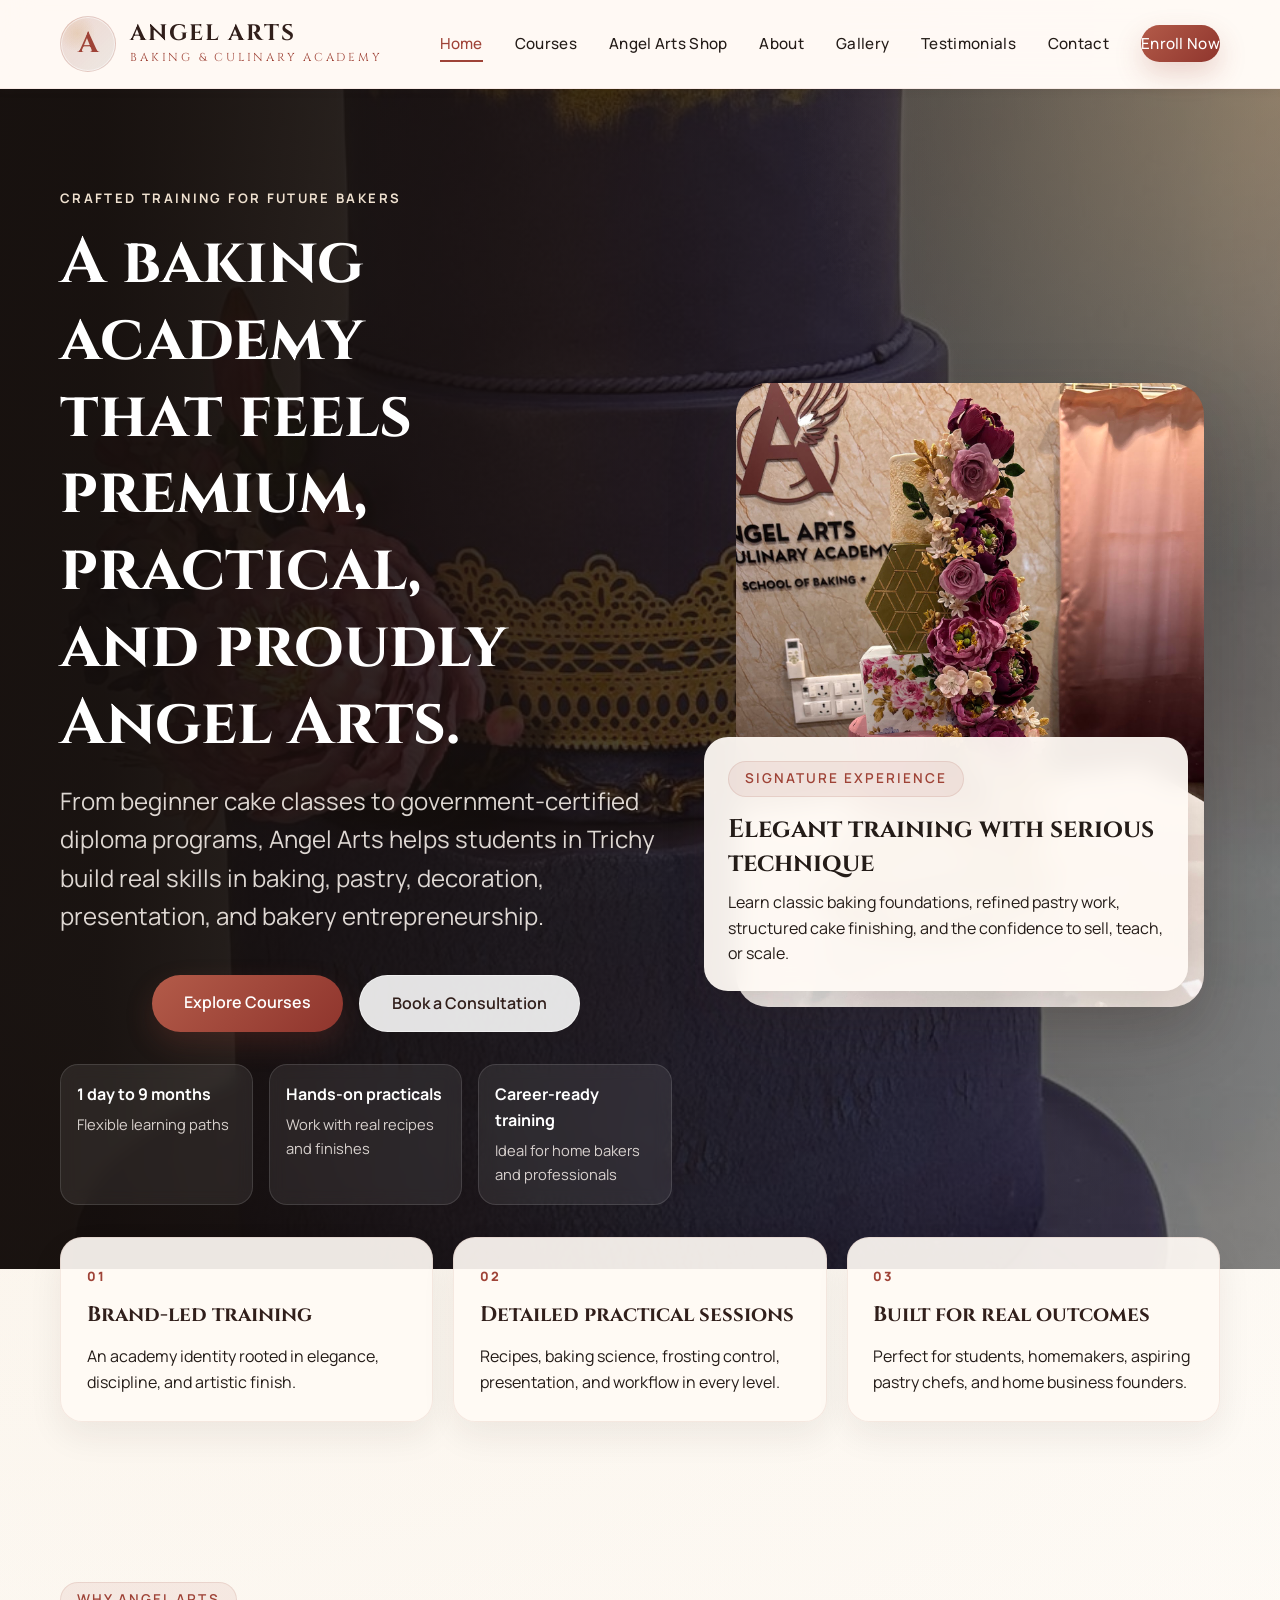
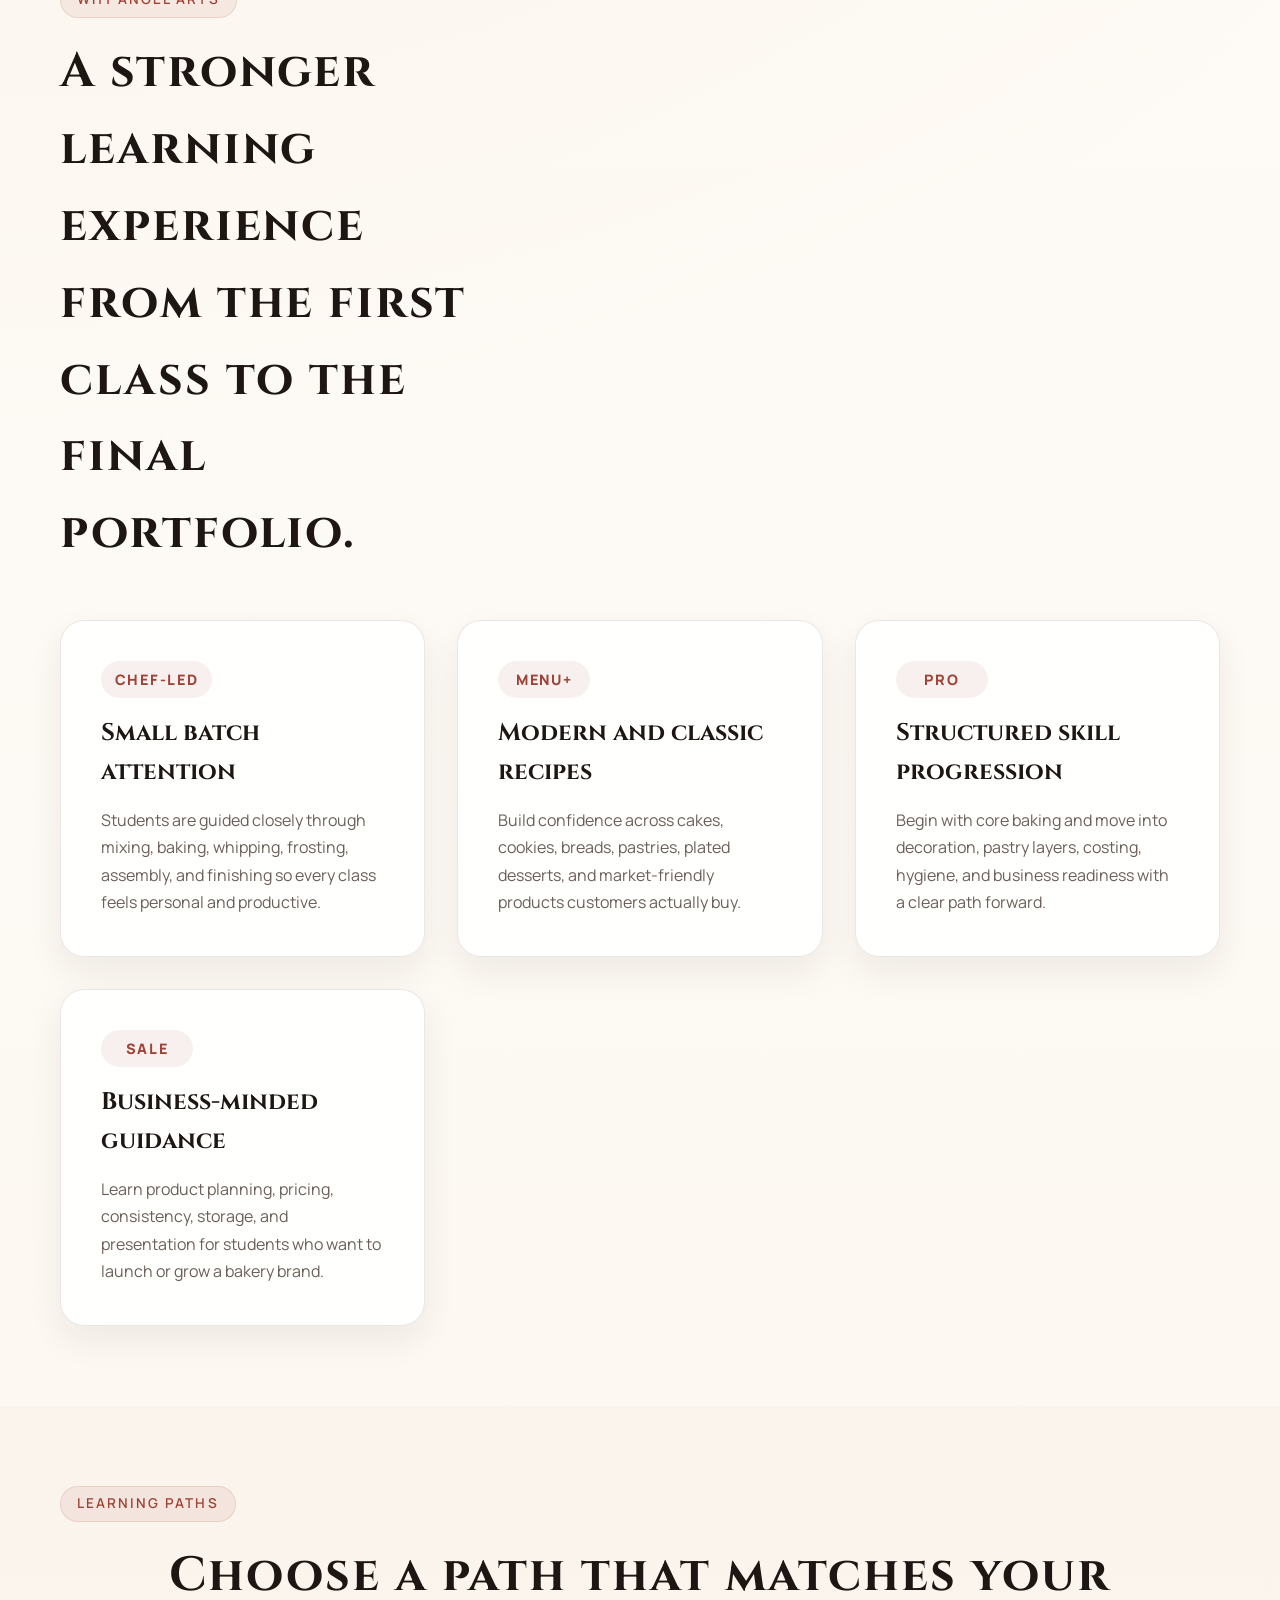
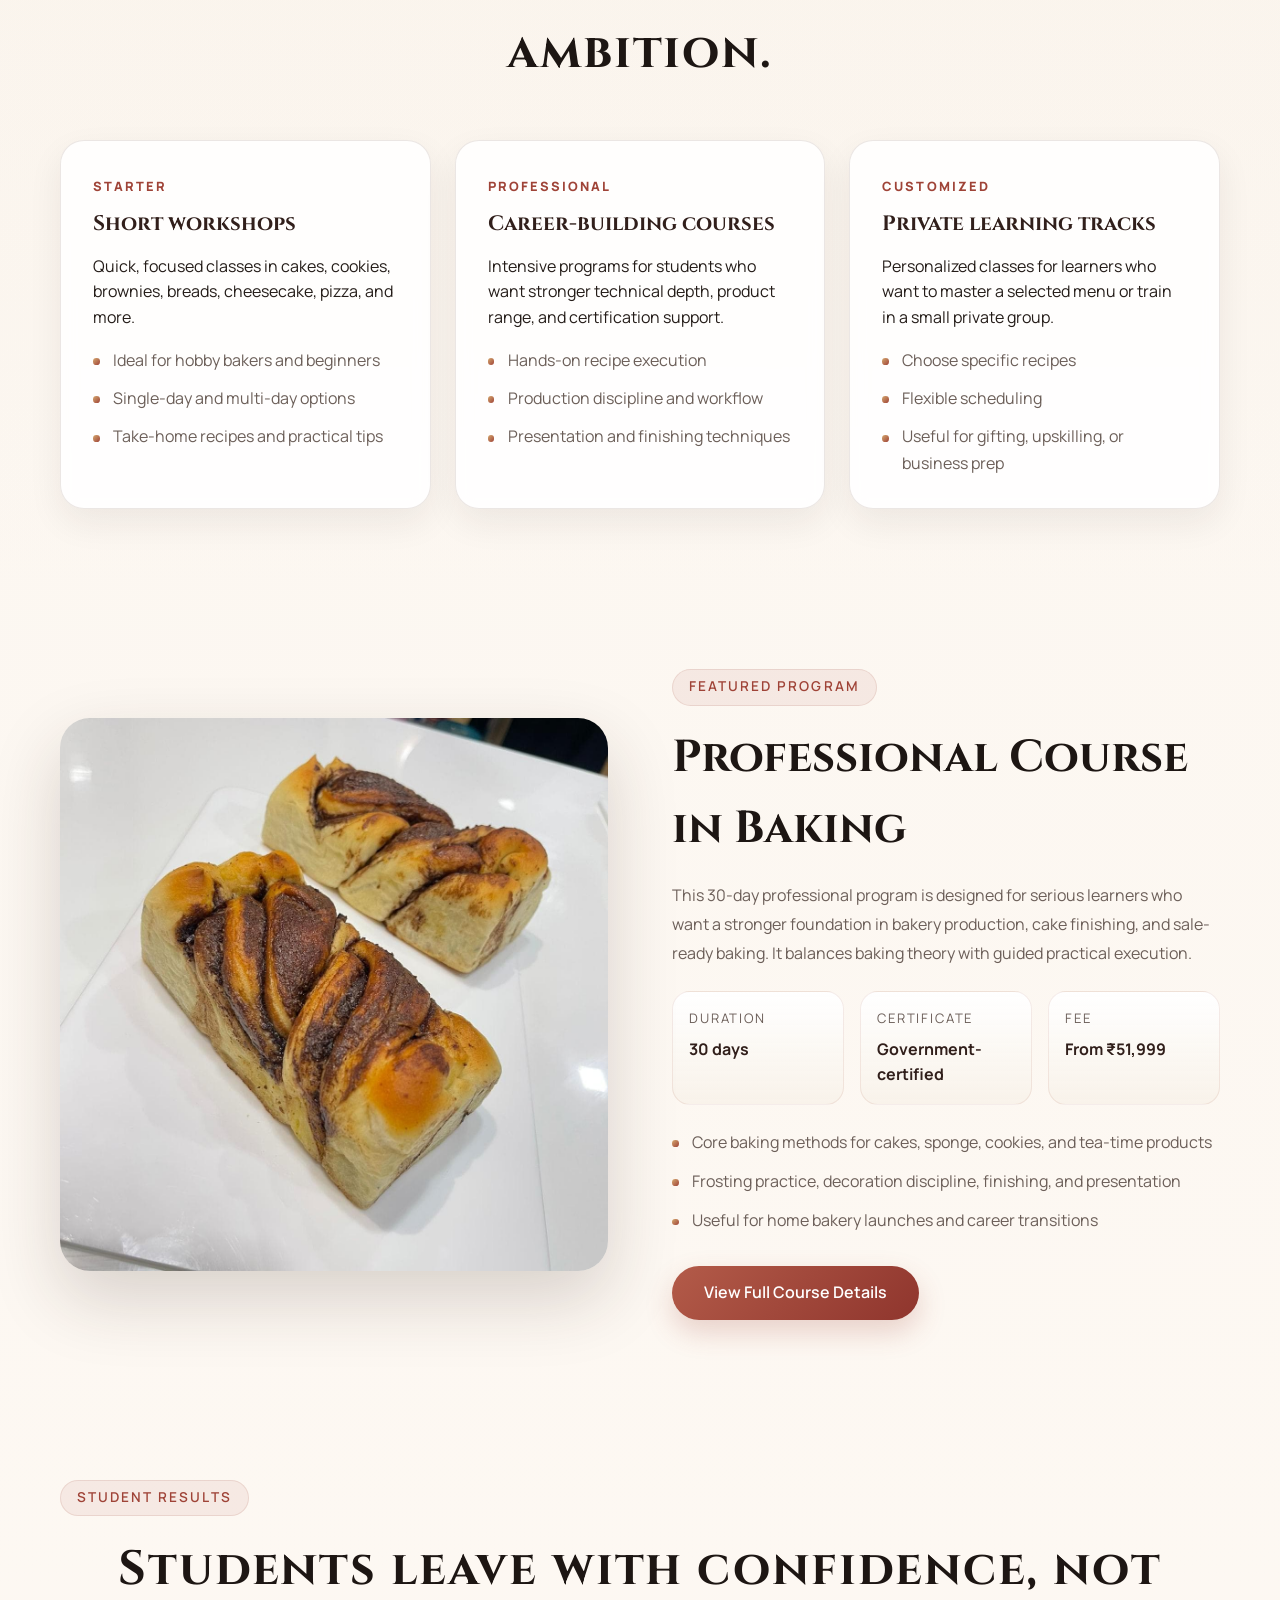
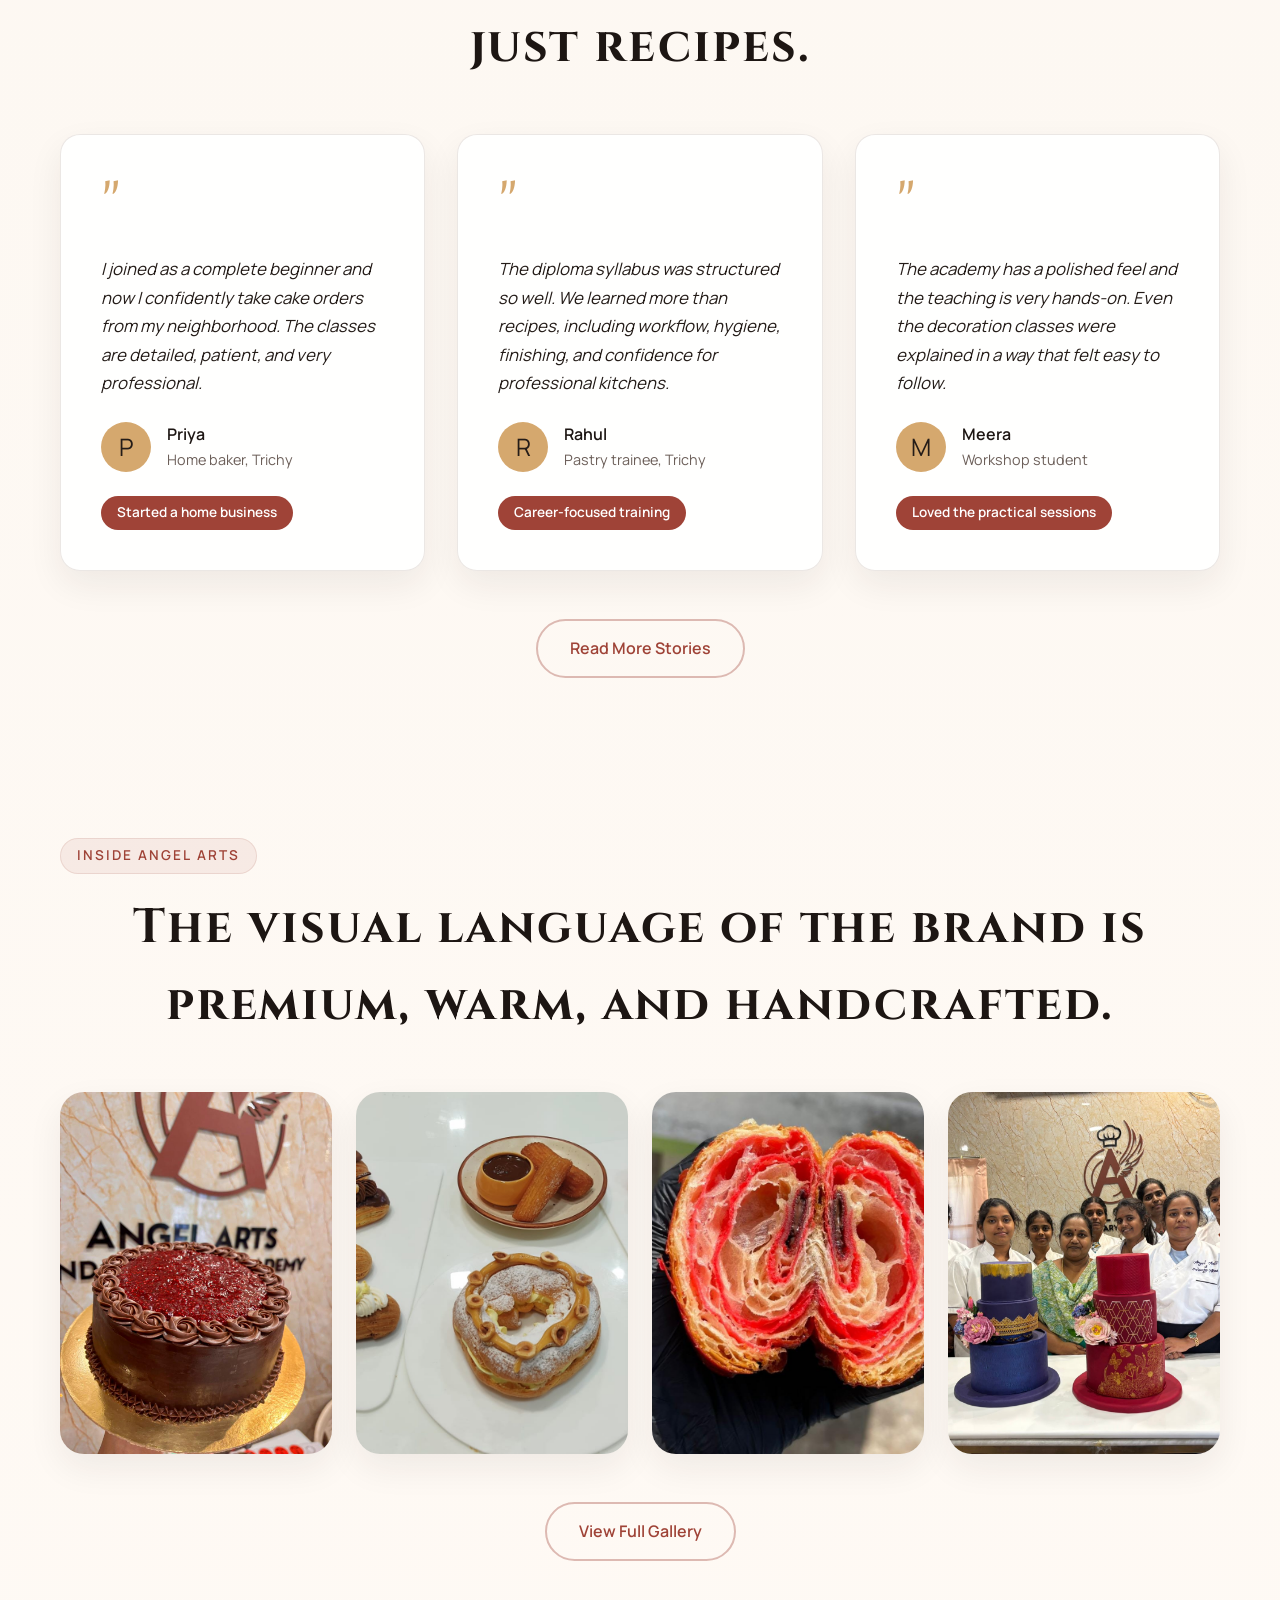
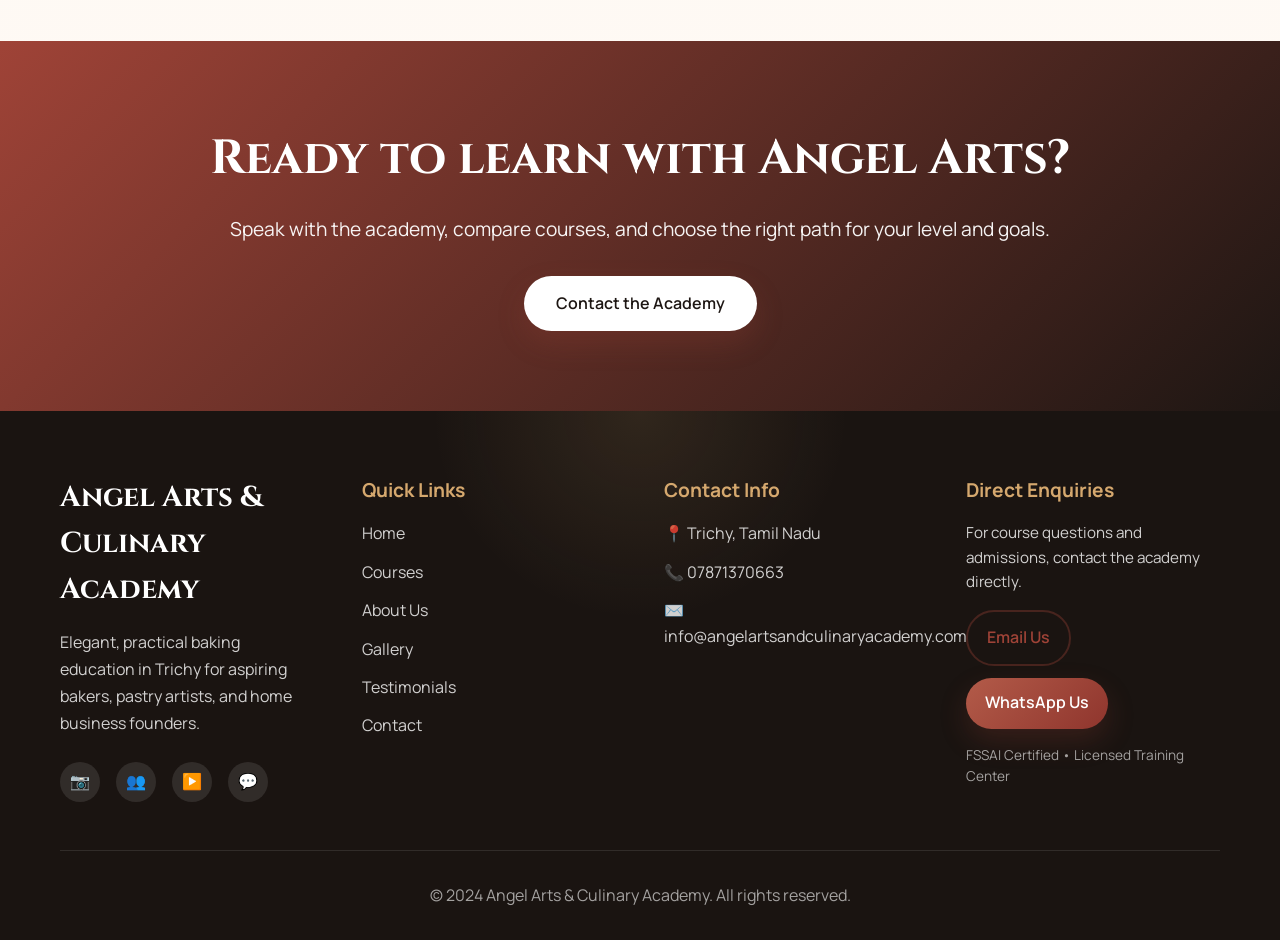
<file: index.html>
<!DOCTYPE html>
<html lang="en">
<head>
    <meta charset="UTF-8">
    <meta name="viewport" content="width=device-width, initial-scale=1.0">
    <meta name="description" content="Angel Arts & Culinary Academy in Trichy offers hands-on baking, cake artistry, pastry, and bakery business training through workshops and professional diploma programs.">
    <meta name="keywords" content="baking classes Trichy, cake decorating course, bakery training, culinary academy Trichy, professional baking diploma">
    <title>Angel Arts & Culinary Academy — Baking Classes in Trichy</title>

    <meta property="og:type" content="website">
    <meta property="og:title" content="Angel Arts & Culinary Academy — Baking Classes in Trichy">
    <meta property="og:description" content="A premium baking academy in Trichy for aspiring bakers, cake artists, and future bakery owners.">

    <script type="application/ld+json">
    {
      "@context": "https://schema.org",
      "@type": "EducationalOrganization",
      "name": "Angel Arts & Culinary Academy",
      "description": "Hands-on baking, pastry, and cake decorating academy in Trichy",
      "address": {
        "@type": "PostalAddress",
        "addressLocality": "Trichy",
        "addressRegion": "Tamil Nadu",
        "addressCountry": "IN"
      },
      "telephone": "07871370663",
      "url": "https://angelartsacademy.com",
      "sameAs": [
        "https://www.instagram.com/angelartsandculinaryacademy?utm_source=qr&igsh=anhyY2FqeThuaDl3",
        "https://www.facebook.com/share/1C7Epf16i3/",
        "https://www.youtube.com/@AngelArtsandCulinaryAcademy/shorts"
      ]
    }
    </script>

    <link rel="stylesheet" href="css/styles.css">
</head>
<body>
    <nav class="navbar" id="navbar">
        <div class="container">
            <div class="nav-wrapper">
                <a href="index.html" class="logo">
                    <span class="logo-mark" aria-hidden="true">A</span>
                    <span class="logo-lockup">
                        <span class="logo-text">Angel Arts</span>
                        <span class="logo-subtitle">Baking & Culinary Academy</span>
                    </span>
                </a>
                <button class="mobile-menu-toggle" id="mobileMenuToggle" aria-label="Toggle menu">
                    <span></span>
                    <span></span>
                    <span></span>
                </button>
                <ul class="nav-menu" id="navMenu">
                    <li><a href="index.html" class="active">Home</a></li>
                    <li><a href="courses.html">Courses</a></li>
                    <li><a href="shop/index.html">Angel Arts Shop</a></li>
                    <li><a href="about.html">About</a></li>
                    <li><a href="gallery.html">Gallery</a></li>
                    <li><a href="testimonials.html">Testimonials</a></li>
                    <li><a href="contact.html">Contact</a></li>
                    <li><a href="contact.html" class="btn-nav-cta">Enroll Now</a></li>
                </ul>
            </div>
        </div>
    </nav>

    <section class="hero hero-brand">
        <div class="hero-image hero-image-brand"></div>
        <div class="hero-overlay"></div>
        <div class="container hero-layout">
            <div class="hero-copy">
                <span class="hero-kicker">Crafted training for future bakers</span>
                <h1 class="hero-headline">A baking academy that feels premium, practical, and proudly Angel Arts.</h1>
                <p class="hero-subhead">From beginner cake classes to government-certified diploma programs, Angel Arts helps students in Trichy build real skills in baking, pastry, decoration, presentation, and bakery entrepreneurship.</p>
                <div class="hero-ctas">
                    <a href="courses.html" class="btn btn-primary">Explore Courses</a>
                    <a href="contact.html" class="btn btn-secondary">Book a Consultation</a>
                </div>
                <div class="hero-stats">
                    <div class="hero-stat">
                        <strong>1 day to 9 months</strong>
                        <span>Flexible learning paths</span>
                    </div>
                    <div class="hero-stat">
                        <strong>Hands-on practicals</strong>
                        <span>Work with real recipes and finishes</span>
                    </div>
                    <div class="hero-stat">
                        <strong>Career-ready training</strong>
                        <span>Ideal for home bakers and professionals</span>
                    </div>
                </div>
            </div>
            <div class="hero-panel">
                <div class="hero-showcase">
                    <img src="gallery/Cakes/wedding cake 2026 3.png" alt="Pink floral wedding cake by Angel Arts">
                    <div class="hero-showcase-card">
                        <span class="section-label">Signature Experience</span>
                        <h2>Elegant training with serious technique</h2>
                        <p>Learn classic baking foundations, refined pastry work, structured cake finishing, and the confidence to sell, teach, or scale.</p>
                    </div>
                </div>
            </div>
        </div>
    </section>

    <section class="signature-strip">
        <div class="container signature-grid">
            <div class="signature-item">
                <span>01</span>
                <h3>Brand-led training</h3>
                <p>An academy identity rooted in elegance, discipline, and artistic finish.</p>
            </div>
            <div class="signature-item">
                <span>02</span>
                <h3>Detailed practical sessions</h3>
                <p>Recipes, baking science, frosting control, presentation, and workflow in every level.</p>
            </div>
            <div class="signature-item">
                <span>03</span>
                <h3>Built for real outcomes</h3>
                <p>Perfect for students, homemakers, aspiring pastry chefs, and home business founders.</p>
            </div>
        </div>
    </section>

    <section class="benefits brand-benefits">
        <div class="container">
            <span class="section-label">Why Angel Arts</span>
            <h2 class="section-title section-title-left">A stronger learning experience from the first class to the final portfolio.</h2>
            <div class="benefits-grid">
                <div class="benefit-card">
                    <div class="benefit-icon">Chef-led</div>
                    <h3>Small batch attention</h3>
                    <p>Students are guided closely through mixing, baking, whipping, frosting, assembly, and finishing so every class feels personal and productive.</p>
                </div>
                <div class="benefit-card">
                    <div class="benefit-icon">Menu+</div>
                    <h3>Modern and classic recipes</h3>
                    <p>Build confidence across cakes, cookies, breads, pastries, plated desserts, and market-friendly products customers actually buy.</p>
                </div>
                <div class="benefit-card">
                    <div class="benefit-icon">Pro</div>
                    <h3>Structured skill progression</h3>
                    <p>Begin with core baking and move into decoration, pastry layers, costing, hygiene, and business readiness with a clear path forward.</p>
                </div>
                <div class="benefit-card">
                    <div class="benefit-icon">Sale</div>
                    <h3>Business-minded guidance</h3>
                    <p>Learn product planning, pricing, consistency, storage, and presentation for students who want to launch or grow a bakery brand.</p>
                </div>
            </div>
        </div>
    </section>

    <section class="learning-paths">
        <div class="container">
            <span class="section-label">Learning Paths</span>
            <h2 class="section-title">Choose a path that matches your ambition.</h2>
            <div class="path-grid">
                <article class="path-card">
                    <p class="path-eyebrow">Starter</p>
                    <h3>Short workshops</h3>
                    <p>Quick, focused classes in cakes, cookies, brownies, breads, cheesecake, pizza, and more.</p>
                    <ul class="path-list">
                        <li>Ideal for hobby bakers and beginners</li>
                        <li>Single-day and multi-day options</li>
                        <li>Take-home recipes and practical tips</li>
                    </ul>
                </article>
                <article class="path-card">
                    <p class="path-eyebrow">Professional</p>
                    <h3>Career-building courses</h3>
                    <p>Intensive programs for students who want stronger technical depth, product range, and certification support.</p>
                    <ul class="path-list">
                        <li>Hands-on recipe execution</li>
                        <li>Production discipline and workflow</li>
                        <li>Presentation and finishing techniques</li>
                    </ul>
                </article>
                <article class="path-card">
                    <p class="path-eyebrow">Customized</p>
                    <h3>Private learning tracks</h3>
                    <p>Personalized classes for learners who want to master a selected menu or train in a small private group.</p>
                    <ul class="path-list">
                        <li>Choose specific recipes</li>
                        <li>Flexible scheduling</li>
                        <li>Useful for gifting, upskilling, or business prep</li>
                    </ul>
                </article>
            </div>
        </div>
    </section>

    <section class="featured-course">
        <div class="container">
            <div class="featured-course-content">
                <div class="featured-course-image">
                    <img src="gallery/Breads/babka.jpeg" alt="Professional baking course at Angel Arts">
                </div>
                <div class="featured-course-text">
                    <span class="section-label">Featured Program</span>
                    <h2>Professional Course in Baking</h2>
                    <p class="course-description">This 30-day professional program is designed for serious learners who want a stronger foundation in bakery production, cake finishing, and sale-ready baking. It balances baking theory with guided practical execution.</p>
                    <div class="course-detail-grid">
                        <div class="detail-card">
                            <span>Duration</span>
                            <strong>30 days</strong>
                        </div>
                        <div class="detail-card">
                            <span>Certificate</span>
                            <strong>Government-certified</strong>
                        </div>
                        <div class="detail-card">
                            <span>Fee</span>
                            <strong>From ₹51,999</strong>
                        </div>
                    </div>
                    <ul class="feature-list">
                        <li>Core baking methods for cakes, sponge, cookies, and tea-time products</li>
                        <li>Frosting practice, decoration discipline, finishing, and presentation</li>
                        <li>Useful for home bakery launches and career transitions</li>
                    </ul>
                    <a href="courses.html" class="btn btn-primary">View Full Course Details</a>
                </div>
            </div>
        </div>
    </section>

    <section class="testimonials-preview">
        <div class="container">
            <span class="section-label">Student Results</span>
            <h2 class="section-title">Students leave with confidence, not just recipes.</h2>
            <div class="testimonials-grid">
                <div class="testimonial-card">
                    <div class="testimonial-quote">"</div>
                    <p class="testimonial-text">I joined as a complete beginner and now I confidently take cake orders from my neighborhood. The classes are detailed, patient, and very professional.</p>
                    <div class="testimonial-author">
                        <div class="author-avatar">P</div>
                        <div class="author-info">
                            <div class="author-name">Priya</div>
                            <div class="author-location">Home baker, Trichy</div>
                        </div>
                    </div>
                    <div class="testimonial-badge">Started a home business</div>
                </div>
                <div class="testimonial-card">
                    <div class="testimonial-quote">"</div>
                    <p class="testimonial-text">The diploma syllabus was structured so well. We learned more than recipes, including workflow, hygiene, finishing, and confidence for professional kitchens.</p>
                    <div class="testimonial-author">
                        <div class="author-avatar">R</div>
                        <div class="author-info">
                            <div class="author-name">Rahul</div>
                            <div class="author-location">Pastry trainee, Trichy</div>
                        </div>
                    </div>
                    <div class="testimonial-badge">Career-focused training</div>
                </div>
                <div class="testimonial-card">
                    <div class="testimonial-quote">"</div>
                    <p class="testimonial-text">The academy has a polished feel and the teaching is very hands-on. Even the decoration classes were explained in a way that felt easy to follow.</p>
                    <div class="testimonial-author">
                        <div class="author-avatar">M</div>
                        <div class="author-info">
                            <div class="author-name">Meera</div>
                            <div class="author-location">Workshop student</div>
                        </div>
                    </div>
                    <div class="testimonial-badge">Loved the practical sessions</div>
                </div>
            </div>
            <div class="section-cta">
                <a href="testimonials.html" class="btn btn-outline">Read More Stories</a>
            </div>
        </div>
    </section>

    <section class="gallery-preview">
        <div class="container">
            <span class="section-label">Inside Angel Arts</span>
            <h2 class="section-title">The visual language of the brand is premium, warm, and handcrafted.</h2>
            <div class="gallery-grid gallery-grid-rich">
                <div class="gallery-item"><img src="gallery/Cakes/Chocolate_Raspberrycake.jpeg" alt="Finished celebration cake"></div>
                <div class="gallery-item"><img src="gallery/Desserts/classic dessert.jpeg" alt="Plated dessert by Angel Arts"></div>
                <div class="gallery-item"><img src="gallery/Breads/croissant.jpeg" alt="Freshly baked croissant"></div>
                <div class="gallery-item"><img src="gallery/Academy/studentwork1.jpeg" alt="Student cake work"></div>
            </div>
            <div class="section-cta">
                <a href="gallery.html" class="btn btn-outline">View Full Gallery</a>
            </div>
        </div>
    </section>

    <section class="cta-section">
        <div class="container">
            <h2>Ready to learn with Angel Arts?</h2>
            <p>Speak with the academy, compare courses, and choose the right path for your level and goals.</p>
            <a href="contact.html" class="btn btn-primary">Contact the Academy</a>
        </div>
    </section>

    <footer class="footer">
        <div class="container">
            <div class="footer-content">
                <div class="footer-section">
                    <h3 class="footer-logo">Angel Arts & Culinary Academy</h3>
                    <p class="footer-tagline">Elegant, practical baking education in Trichy for aspiring bakers, pastry artists, and home business founders.</p>
                    <div class="social-links">
                        <a href="https://www.instagram.com/angelartsandculinaryacademy?utm_source=qr&igsh=anhyY2FqeThuaDl3" target="_blank" rel="noopener" aria-label="Instagram"><span>📷</span></a>
                        <a href="https://www.facebook.com/share/1C7Epf16i3/" target="_blank" rel="noopener" aria-label="Facebook"><span>👥</span></a>
                        <a href="https://www.youtube.com/@AngelArtsandCulinaryAcademy/shorts" target="_blank" rel="noopener" aria-label="YouTube"><span>▶️</span></a>
                        <a href="https://wa.me/917871370663" target="_blank" rel="noopener" aria-label="WhatsApp"><span>💬</span></a>
                    </div>
                </div>
                <div class="footer-section">
                    <h4>Quick Links</h4>
                    <ul class="footer-links">
                        <li><a href="index.html">Home</a></li>
                        <li><a href="courses.html">Courses</a></li>
                        <li><a href="about.html">About Us</a></li>
                        <li><a href="gallery.html">Gallery</a></li>
                        <li><a href="testimonials.html">Testimonials</a></li>
                        <li><a href="contact.html">Contact</a></li>
                    </ul>
                </div>
                <div class="footer-section">
                    <h4>Contact Info</h4>
                    <ul class="footer-contact">
                        <li>📍 Trichy, Tamil Nadu</li>
                        <li><a href="tel:07871370663">📞 07871370663</a></li>
                        <li><a href="mailto:info@angelartsandculinaryacademy.com">✉️ info@angelartsandculinaryacademy.com</a></li>
                    </ul>
                </div>
                <div class="footer-section">
                    <h4>Direct Enquiries</h4>
                    <p class="newsletter-text">For course questions and admissions, contact the academy directly.</p>
                    <div class="footer-contact-actions">
                        <a href="mailto:info@angelartsandculinaryacademy.com" class="btn btn-outline">Email Us</a>
                        <a href="https://wa.me/917871370663" target="_blank" rel="noopener" class="btn btn-primary">WhatsApp Us</a>
                    </div>
                    <p class="footer-legal">FSSAI Certified • Licensed Training Center</p>
                </div>
            </div>
            <div class="footer-bottom">
                <p>&copy; 2024 Angel Arts & Culinary Academy. All rights reserved.</p>
            </div>
        </div>
    </footer>

    <div class="modal" id="enrollmentModal">
        <div class="modal-content">
            <button class="modal-close" id="modalClose" aria-label="Close modal">&times;</button>
            <h2>Reserve Your Seat</h2>
            <p class="modal-subtitle">Fill in your details and your enquiry will open directly in your email app addressed to the academy.</p>
            <form class="enrollment-form" id="enrollmentForm">
                <div class="form-group">
                    <label for="enrollName">Full Name *</label>
                    <input type="text" id="enrollName" name="name" required>
                </div>
                <div class="form-group">
                    <label for="enrollPhone">Phone Number *</label>
                    <input type="tel" id="enrollPhone" name="phone" required>
                </div>
                <div class="form-group">
                    <label for="enrollEmail">Email *</label>
                    <input type="email" id="enrollEmail" name="email" required>
                </div>
                <div class="form-group">
                    <label for="enrollCourse">Course Interested In *</label>
                    <select id="enrollCourse" name="course" required>
                        <option value="">Select a course</option>
                        <option value="Diploma in Bakery & Confectionery (9 months)">Diploma in Bakery & Confectionery (9 months)</option>
                        <option value="Diploma in Bakery & Confectionery (6 months)">Diploma in Bakery & Confectionery (6 months)</option>
                        <option value="Diploma in Bakery & French Pastries (4 months)">Diploma in Bakery & French Pastries (4 months)</option>
                        <option value="Professional Course in Bakery & Confectionery (2 months)">Professional Course in Bakery & Confectionery (2 months)</option>
                        <option value="Professional Course in Baking (30 days)">Professional Course in Baking (30 days)</option>
                        <option value="BASIC CAKE BAKING & FROSTING (Level 1)">BASIC CAKE BAKING & FROSTING (Level 1)</option>
                        <option value="BASIC CAKE BAKING & FROSTING (Level 2)">BASIC CAKE BAKING & FROSTING (Level 2)</option>
                        <option value="CAKE BAKING & FROSTING (Level 3)">CAKE BAKING & FROSTING (Level 3)</option>
                        <option value="CAKE AND CAKE DECORATION">CAKE AND CAKE DECORATION</option>
                        <option value="ADVANCE IN BAKING">ADVANCE IN BAKING</option>
                        <option value="COOKIES">COOKIES</option>
                        <option value="BREADS">BREADS</option>
                        <option value="CHEESECAKE">CHEESECAKE</option>
                        <option value="BOBA MILKSHAKE">BOBA MILKSHAKE</option>
                        <option value="CUSTOMIZED CLASS — Cakes, Cookies & Brownies">CUSTOMIZED CLASS — Cakes, Cookies & Brownies</option>
                        <option value="Trial Class">Trial Class</option>
                    </select>
                </div>
                <div class="form-group">
                    <label for="enrollDate">Preferred Date</label>
                    <input type="date" id="enrollDate" name="date">
                </div>
                <div class="form-action-row">
                    <button type="submit" class="btn btn-primary btn-block" data-submit-mode="email">Send Enquiry</button>
                    <button type="submit" class="btn btn-outline btn-block" data-submit-mode="whatsapp">Send on WhatsApp</button>
                </div>
            </form>
        </div>
    </div>

    <div class="toast" id="toast">
        <span id="toastMessage"></span>
    </div>

    <script src="js/site-config.js"></script>
    <script src="js/main.js"></script>
</body>
</html>
</file>
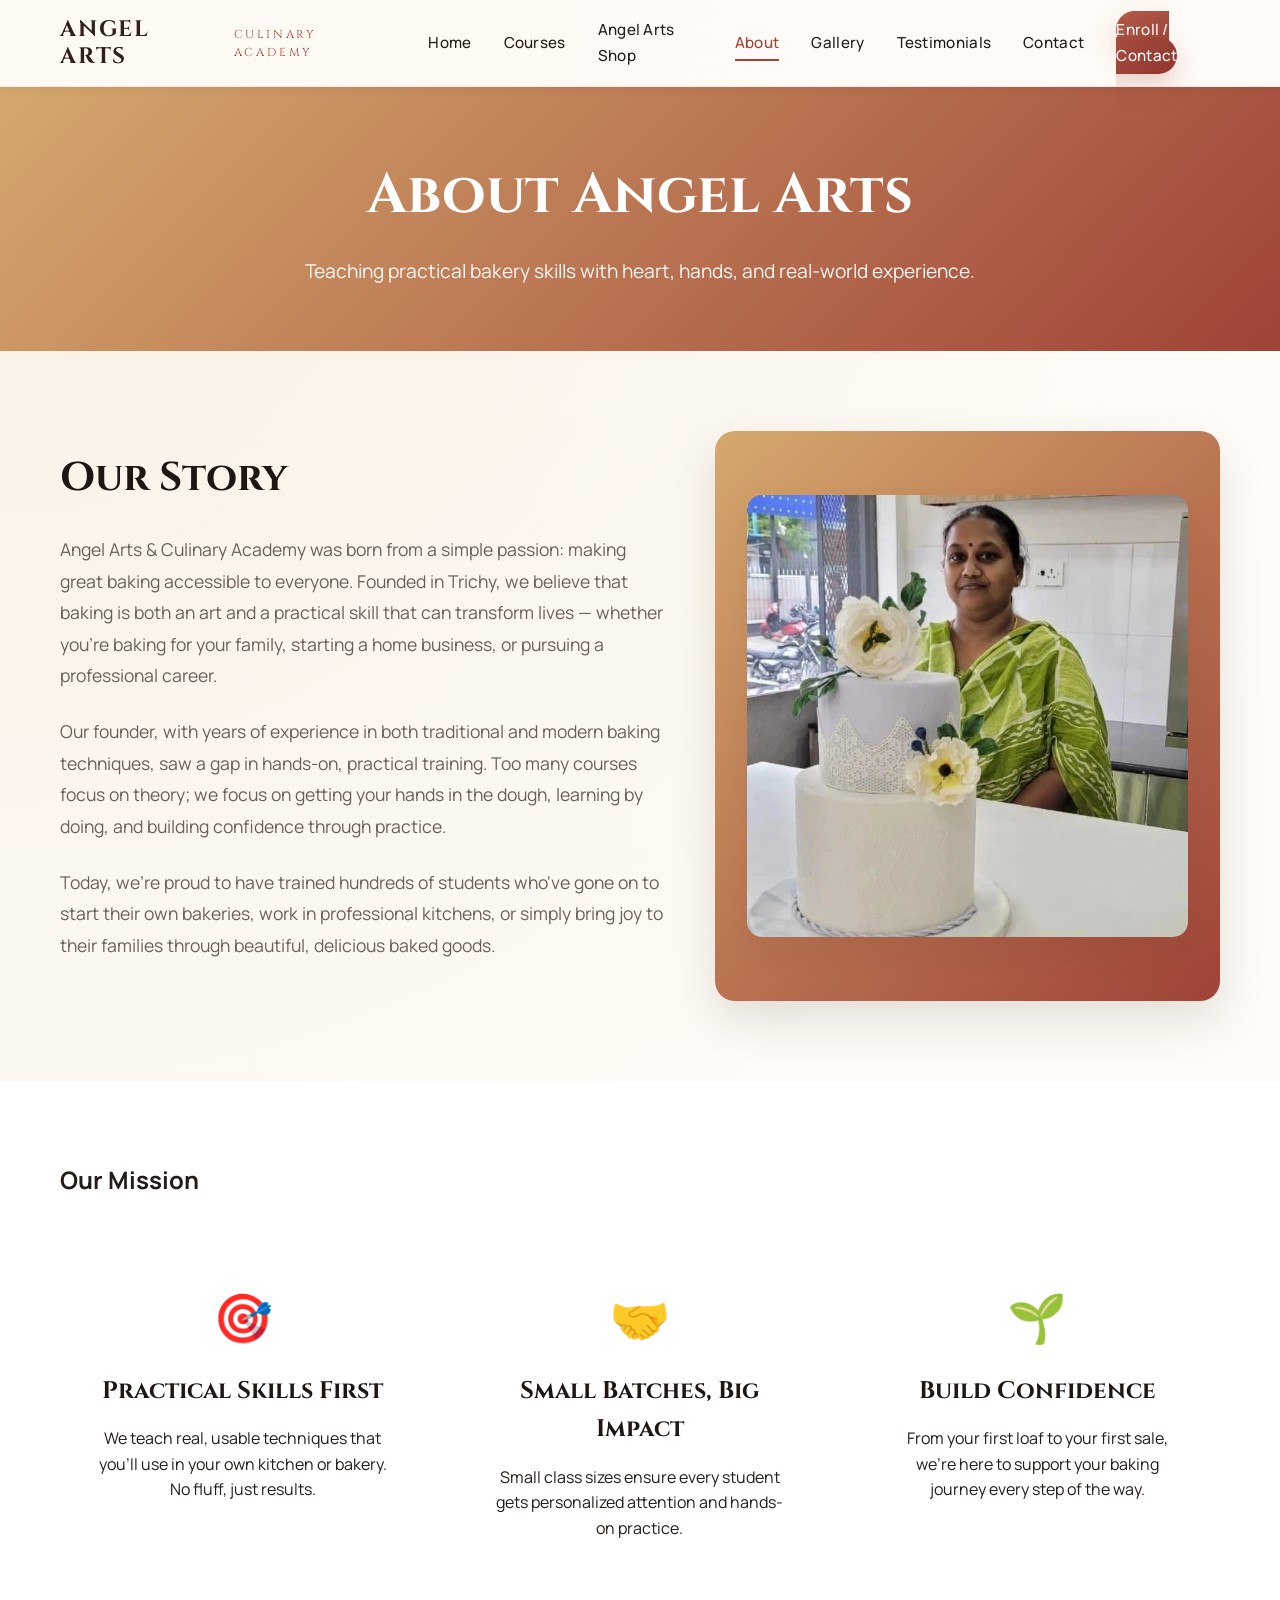
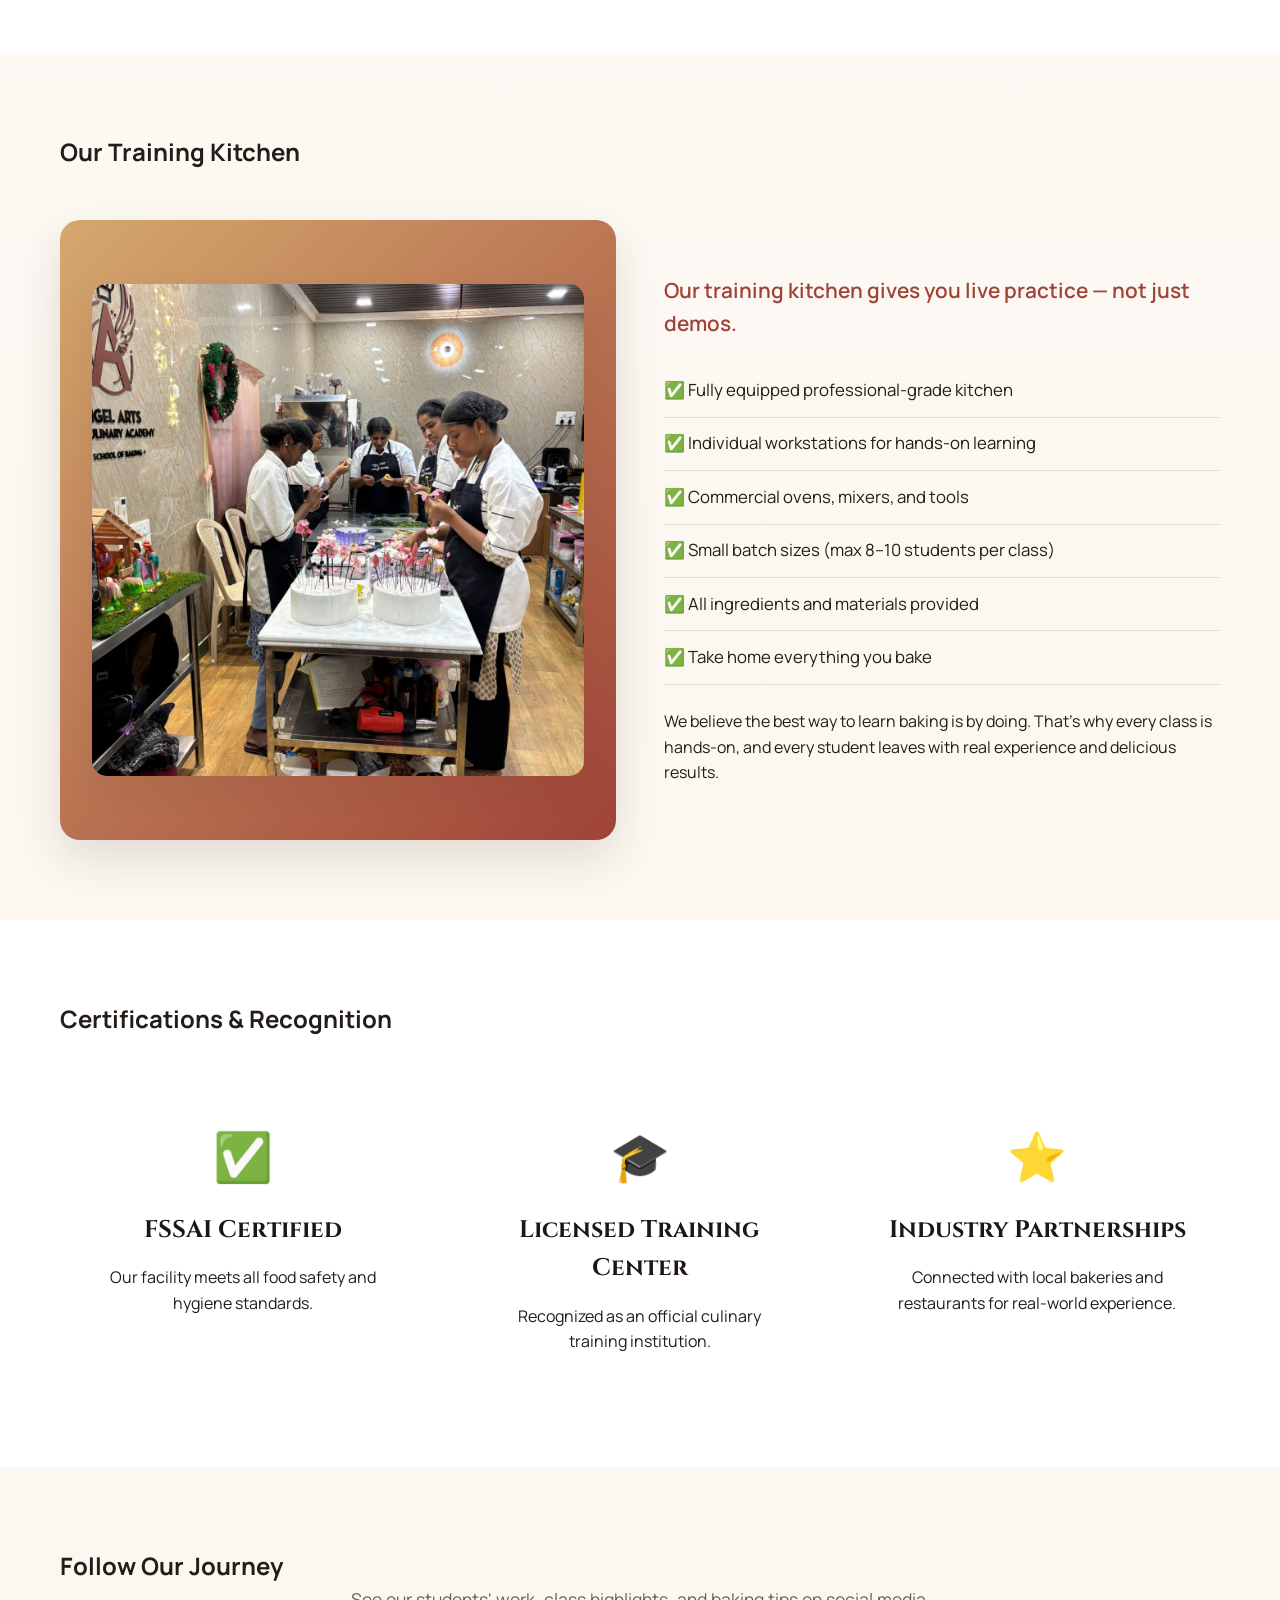
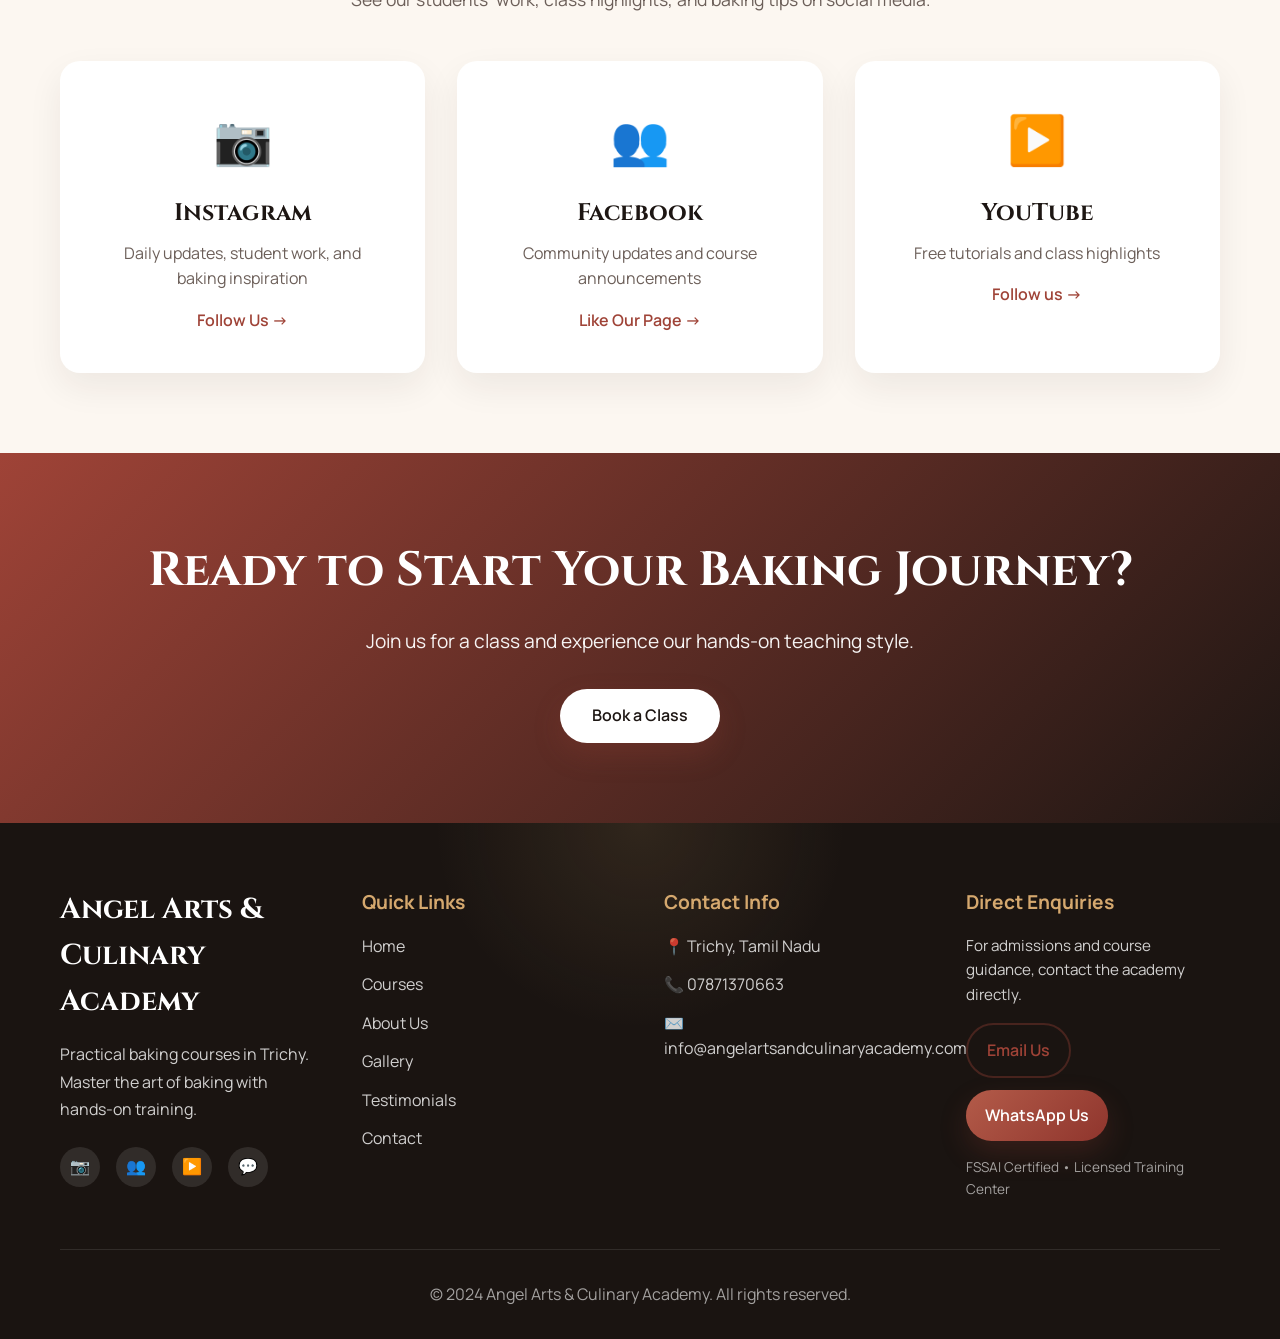
<file: about.html>
<!DOCTYPE html>
<html lang="en">
<head>
    <meta charset="UTF-8">
    <meta name="viewport" content="width=device-width, initial-scale=1.0">
    <meta name="description" content="Learn about Angel Arts & Culinary Academy — our mission, facilities, and commitment to teaching practical bakery skills in Trichy.">
    <title>About Us — Angel Arts & Culinary Academy</title>
    <link rel="stylesheet" href="css/styles.css">
    <link rel="preconnect" href="https://fonts.googleapis.com">
    <link rel="preconnect" href="https://fonts.gstatic.com" crossorigin>
    <link href="https://fonts.googleapis.com/css2?family=Playfair+Display:wght@400;600;700&family=Inter:wght@300;400;500;600&display=swap" rel="stylesheet">
</head>
<body>
    <!-- Sticky Navigation -->
    <nav class="navbar" id="navbar">
        <div class="container">
            <div class="nav-wrapper">
                <a href="index.html" class="logo">
                    <span class="logo-text">Angel Arts</span>
                    <span class="logo-subtitle">Culinary Academy</span>
                </a>
                <button class="mobile-menu-toggle" id="mobileMenuToggle" aria-label="Toggle menu">
                    <span></span>
                    <span></span>
                    <span></span>
                </button>
                <ul class="nav-menu" id="navMenu">
                    <li><a href="index.html">Home</a></li>
                    <li><a href="courses.html">Courses</a></li>
                    <li><a href="shop/index.html">Angel Arts Shop</a></li>
                    <li><a href="about.html" class="active">About</a></li>
                    <li><a href="gallery.html">Gallery</a></li>
                    <li><a href="testimonials.html">Testimonials</a></li>
                    <li><a href="contact.html">Contact</a></li>
                    <li><a href="contact.html" class="btn-nav-cta">Enroll / Contact</a></li>
                </ul>
            </div>
        </div>
    </nav>

    <!-- Page Header -->
    <section class="page-header">
        <div class="container">
            <h1>About Angel Arts</h1>
            <p>Teaching practical bakery skills with heart, hands, and real-world experience.</p>
        </div>
    </section>

    <!-- Founder Story -->
    <section class="about-story">
        <div class="container">
            <div class="story-content">
                <div class="story-text">
                    <h2>Our Story</h2>
                    <p>Angel Arts & Culinary Academy was born from a simple passion: making great baking accessible to everyone. Founded in Trichy, we believe that baking is both an art and a practical skill that can transform lives — whether you're baking for your family, starting a home business, or pursuing a professional career.</p>
                    <p>Our founder, with years of experience in both traditional and modern baking techniques, saw a gap in hands-on, practical training. Too many courses focus on theory; we focus on getting your hands in the dough, learning by doing, and building confidence through practice.</p>
                    <p>Today, we're proud to have trained hundreds of students who've gone on to start their own bakeries, work in professional kitchens, or simply bring joy to their families through beautiful, delicious baked goods.</p>
                </div>
                <div class="story-image">
                    <div class="story-image-placeholder">
                        <div class="gallery-item-full"><img src="gallery/Academy/founder.jpeg" alt="Founder"></div>
                    </div>
                </div>
            </div>
        </div>
    </section>

    <!-- Mission -->
    <section class="mission-section">
        <div class="container">
            <h2>Our Mission</h2>
            <div class="mission-grid">
                <div class="mission-card">
                    <div class="mission-icon">🎯</div>
                    <h3>Practical Skills First</h3>
                    <p>We teach real, usable techniques that you'll use in your own kitchen or bakery. No fluff, just results.</p>
                </div>
                <div class="mission-card">
                    <div class="mission-icon">🤝</div>
                    <h3>Small Batches, Big Impact</h3>
                    <p>Small class sizes ensure every student gets personalized attention and hands-on practice.</p>
                </div>
                <div class="mission-card">
                    <div class="mission-icon">🌱</div>
                    <h3>Build Confidence</h3>
                    <p>From your first loaf to your first sale, we're here to support your baking journey every step of the way.</p>
                </div>
            </div>
        </div>
    </section>

    <!-- Facilities -->
    <section class="facilities-section">
        <div class="container">
            <h2>Our Training Kitchen</h2>
            <div class="facilities-content">
                <div class="facilities-image">
                    <div class="facilities-image-placeholder">
                        <div class="gallery-item-full"><img src="gallery/Academy/student work2.jpeg" alt="kitchen"></div>
                    </div>
                </div>
                <div class="facilities-text">
                    <p class="facilities-highlight">Our training kitchen gives you live practice — not just demos.</p>
                    <ul class="facilities-list">
                        <li>✅ Fully equipped professional-grade kitchen</li>
                        <li>✅ Individual workstations for hands-on learning</li>
                        <li>✅ Commercial ovens, mixers, and tools</li>
                        <li>✅ Small batch sizes (max 8–10 students per class)</li>
                        <li>✅ All ingredients and materials provided</li>
                        <li>✅ Take home everything you bake</li>
                    </ul>
                    <p>We believe the best way to learn baking is by doing. That's why every class is hands-on, and every student leaves with real experience and delicious results.</p>
                </div>
            </div>
        </div>
    </section>

    <!-- Certifications -->
    <section class="certifications-section">
        <div class="container">
            <h2>Certifications & Recognition</h2>
            <div class="certifications-grid">
                <div class="cert-card">
                    <div class="cert-icon">✅</div>
                    <h3>FSSAI Certified</h3>
                    <p>Our facility meets all food safety and hygiene standards.</p>
                </div>
                <div class="cert-card">
                    <div class="cert-icon">🎓</div>
                    <h3>Licensed Training Center</h3>
                    <p>Recognized as an official culinary training institution.</p>
                </div>
                <div class="cert-card">
                    <div class="cert-icon">⭐</div>
                    <h3>Industry Partnerships</h3>
                    <p>Connected with local bakeries and restaurants for real-world experience.</p>
                </div>
            </div>
        </div>
    </section>

    <!-- Social Proof -->
    <section class="social-proof-section">
        <div class="container">
            <h2>Follow Our Journey</h2>
            <p class="section-subtitle">See our students' work, class highlights, and baking tips on social media.</p>
            <div class="social-embed">
                <div class="social-links-large">
                    <a href="https://www.instagram.com/angelartsandculinaryacademy?utm_source=qr&igsh=anhyY2FqeThuaDl3" target="_blank" rel="noopener" class="social-link-card">
                        <span class="social-icon">📷</span>
                        <h3>Instagram</h3>
                        <p>Daily updates, student work, and baking inspiration</p>
                        <span class="social-cta">Follow Us →</span>
                    </a>
                    <a href="https://www.facebook.com/share/1C7Epf16i3/" target="_blank" rel="noopener" class="social-link-card">
                        <span class="social-icon">👥</span>
                        <h3>Facebook</h3>
                        <p>Community updates and course announcements</p>
                        <span class="social-cta">Like Our Page →</span>
                    </a>
                    <a href="https://www.youtube.com/@AngelArtsandCulinaryAcademy/shorts" target="_blank" rel="noopener" class="social-link-card">
                        <span class="social-icon">▶️</span>
                        <h3>YouTube</h3>
                        <p>Free tutorials and class highlights</p>
                        <span class="social-cta">Follow us →</span>
                    </a>
                </div>
            </div>
        </div>
    </section>

    <!-- CTA Section -->
    <section class="cta-section">
        <div class="container">
            <h2>Ready to Start Your Baking Journey?</h2>
            <p>Join us for a  class and experience our hands-on teaching style.</p>
            <a href="contact.html" class="btn btn-primary">Book a Class</a>
        </div>
    </section>

    <!-- Footer -->
    <footer class="footer">
        <div class="container">
            <div class="footer-content">
                <div class="footer-section">
                    <h3 class="footer-logo">Angel Arts & Culinary Academy</h3>
                    <p class="footer-tagline">Practical baking courses in Trichy. Master the art of baking with hands-on training.</p>
                    <div class="social-links">
                        <a href="https://www.instagram.com/angelartsandculinaryacademy?utm_source=qr&igsh=anhyY2FqeThuaDl3" target="_blank" rel="noopener" aria-label="Instagram">
                            <span>📷</span>
                        </a>
                        <a href="https://www.facebook.com/share/1C7Epf16i3/" target="_blank" rel="noopener" aria-label="Facebook">
                            <span>👥</span>
                        </a>
                        <a href="https://www.youtube.com/@AngelArtsandCulinaryAcademy/shorts" target="_blank" rel="noopener" aria-label="YouTube">
                            <span>▶️</span>
                        </a>
                        <a href="https://wa.me/917871370663" target="_blank" rel="noopener" aria-label="WhatsApp">
                            <span>💬</span>
                        </a>
                    </div>
                </div>
                <div class="footer-section">
                    <h4>Quick Links</h4>
                    <ul class="footer-links">
                        <li><a href="index.html">Home</a></li>
                        <li><a href="courses.html">Courses</a></li>
                        <li><a href="about.html">About Us</a></li>
                        <li><a href="gallery.html">Gallery</a></li>
                        <li><a href="testimonials.html">Testimonials</a></li>
                        <li><a href="contact.html">Contact</a></li>
                    </ul>
                </div>
                <div class="footer-section">
                    <h4>Contact Info</h4>
                    <ul class="footer-contact">
                        <li>📍 Trichy, Tamil Nadu</li>
                        <li><a href="tel:07871370663">📞 07871370663</a></li>
                        <li><a href="mailto:info@angelartsandculinaryacademy.com">✉️ info@angelartsandculinaryacademy.com</a></li>
                    </ul>
                </div>
                <div class="footer-section">
                    <h4>Direct Enquiries</h4>
                    <p class="newsletter-text">For admissions and course guidance, contact the academy directly.</p>
                    <div class="footer-contact-actions">
                        <a href="mailto:info@angelartsandculinaryacademy.com" class="btn btn-outline">Email Us</a>
                        <a href="https://wa.me/917871370663" target="_blank" rel="noopener" class="btn btn-primary">WhatsApp Us</a>
                    </div>
                    <p class="footer-legal">FSSAI Certified • Licensed Training Center</p>
                </div>
            </div>
            <div class="footer-bottom">
                <p>&copy; 2024 Angel Arts & Culinary Academy. All rights reserved.</p>
            </div>
        </div>
    </footer>

    <script src="js/site-config.js"></script>
    <script src="js/main.js"></script>
</body>
</html>
</file>
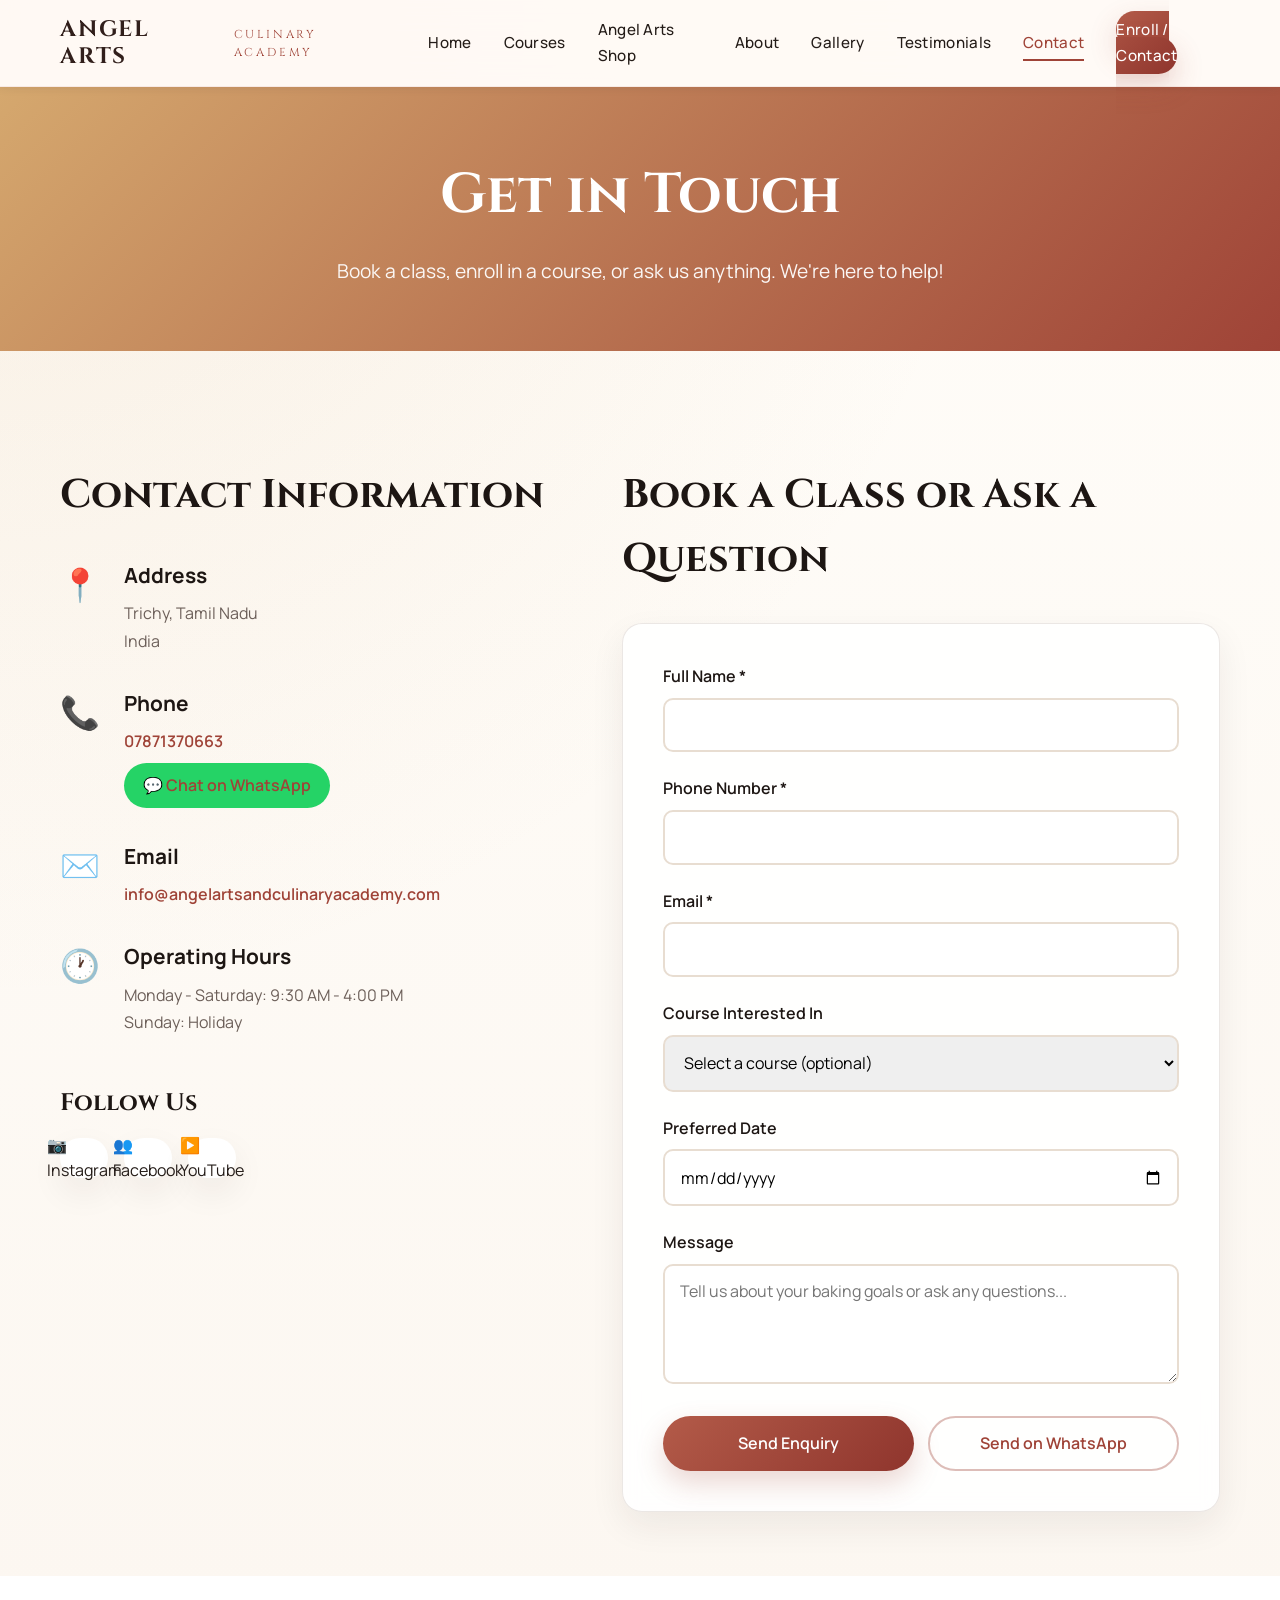
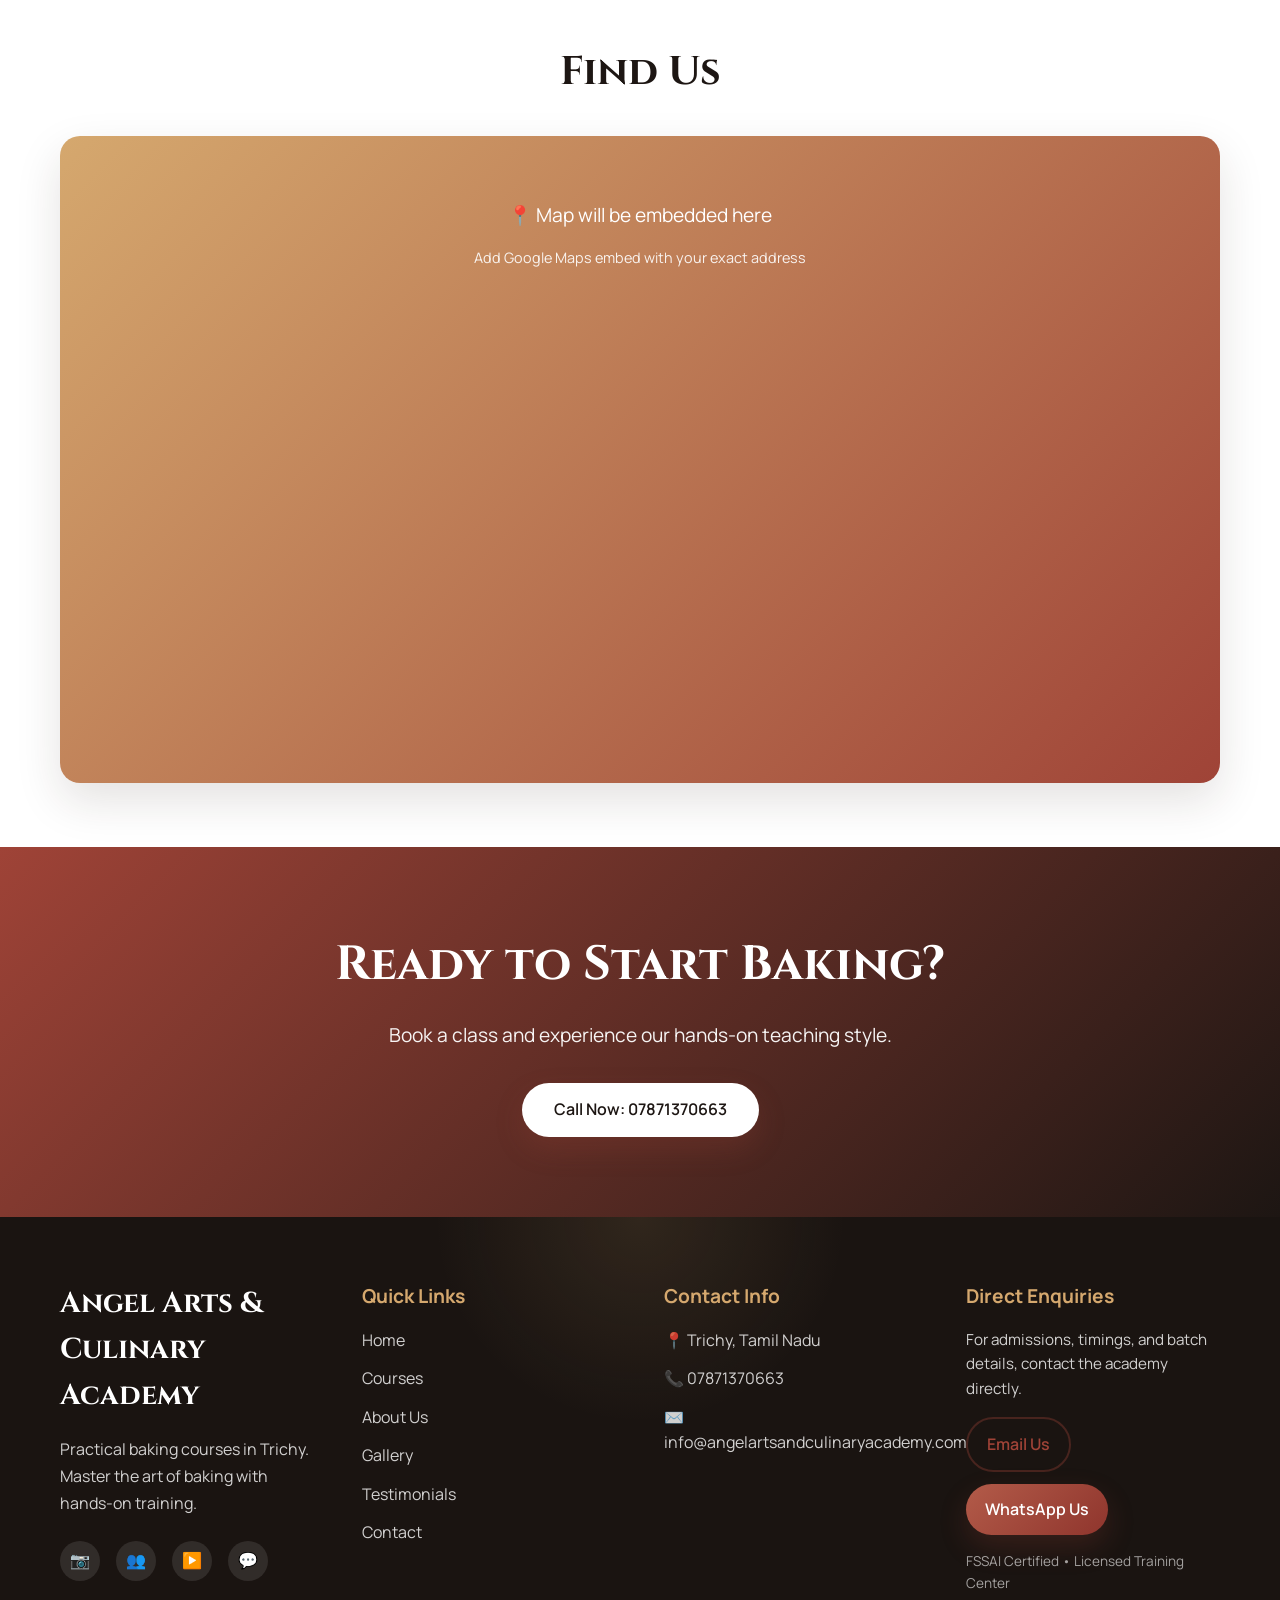
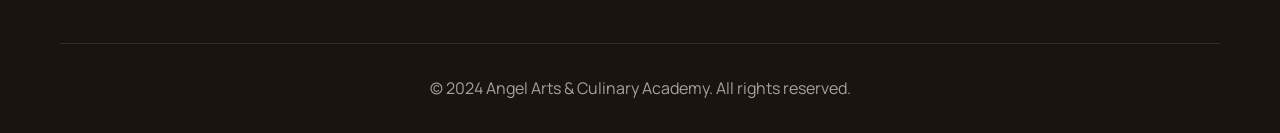
<file: contact.html>
<!DOCTYPE html>
<html lang="en">
<head>
    <meta charset="UTF-8">
    <meta name="viewport" content="width=device-width, initial-scale=1.0">
    <meta name="description" content="Contact Angel Arts & Culinary Academy in Trichy. Book a  class, enroll in courses, or get in touch. Call 07871370663.">
    <title>Contact — Angel Arts & Culinary Academy</title>
    <link rel="stylesheet" href="css/styles.css">
    <link rel="preconnect" href="https://fonts.googleapis.com">
    <link rel="preconnect" href="https://fonts.gstatic.com" crossorigin>
    <link href="https://fonts.googleapis.com/css2?family=Playfair+Display:wght@400;600;700&family=Inter:wght@300;400;500;600&display=swap" rel="stylesheet">
</head>
<body>
    <!-- Sticky Navigation -->
    <nav class="navbar" id="navbar">
        <div class="container">
            <div class="nav-wrapper">
                <a href="index.html" class="logo">
                    <span class="logo-text">Angel Arts</span>
                    <span class="logo-subtitle">Culinary Academy</span>
                </a>
                <button class="mobile-menu-toggle" id="mobileMenuToggle" aria-label="Toggle menu">
                    <span></span>
                    <span></span>
                    <span></span>
                </button>
                <ul class="nav-menu" id="navMenu">
                    <li><a href="index.html">Home</a></li>
                    <li><a href="courses.html">Courses</a></li>
                    <li><a href="shop/index.html">Angel Arts Shop</a></li>
                    <li><a href="about.html">About</a></li>
                    <li><a href="gallery.html">Gallery</a></li>
                    <li><a href="testimonials.html">Testimonials</a></li>
                    <li><a href="contact.html" class="active">Contact</a></li>
                    <li><a href="contact.html" class="btn-nav-cta">Enroll / Contact</a></li>
                </ul>
            </div>
        </div>
    </nav>

    <!-- Page Header -->
    <section class="page-header">
        <div class="container">
            <h1>Get in Touch</h1>
            <p>Book a class, enroll in a course, or ask us anything. We're here to help!</p>
        </div>
    </section>

    <!-- Contact Section -->
    <section class="contact-section">
        <div class="container">
            <div class="contact-wrapper">
                <div class="contact-info">
                    <h2>Contact Information</h2>
                    <div class="contact-details">
                        <div class="contact-item">
                            <div class="contact-icon">📍</div>
                            <div class="contact-text">
                                <h3>Address</h3>
                                <p>Trichy, Tamil Nadu<br>India</p>
                            </div>
                        </div>
                        <div class="contact-item">
                            <div class="contact-icon">📞</div>
                            <div class="contact-text">
                                <h3>Phone</h3>
                                <p><a href="tel:07871370663">07871370663</a></p>
                                <a href="https://wa.me/917871370663" class="whatsapp-btn" target="_blank" rel="noopener">
                                    💬 Chat on WhatsApp
                                </a>
                            </div>
                        </div>
                        <div class="contact-item">
                            <div class="contact-icon">✉️</div>
                            <div class="contact-text">
                                <h3>Email</h3>
                                <p><a href="mailto:info@angelartsandculinaryacademy.com">info@angelartsandculinaryacademy.com</a></p>
                            </div>
                        </div>
                        <div class="contact-item">
                            <div class="contact-icon">🕐</div>
                            <div class="contact-text">
                                <h3>Operating Hours</h3>
                                <p>Monday - Saturday: 9:30 AM - 4:00 PM<br>Sunday: Holiday</p>
                            </div>
                        </div>
                    </div>
                    <div class="social-links-contact">
                        <h3>Follow Us</h3>
                        <div class="social-links">
                            <a href="https://www.instagram.com/angelartsandculinaryacademy?utm_source=qr&igsh=anhyY2FqeThuaDl3" target="_blank" rel="noopener" aria-label="Instagram">
                                <span>📷 Instagram</span>
                            </a>
                            <a href="https://www.facebook.com/share/1C7Epf16i3/" target="_blank" rel="noopener" aria-label="Facebook">
                                <span>👥 Facebook</span>
                            </a>
                            <a href="https://www.youtube.com/@AngelArtsandCulinaryAcademy/shorts" target="_blank" rel="noopener" aria-label="YouTube">
                                <span>▶️ YouTube</span>
                            </a>
                        </div>
                    </div>
                </div>
                <div class="contact-form-wrapper">
                    <h2>Book a Class or Ask a Question</h2>
                    <form class="contact-form" id="contactForm">
                        <div class="form-group">
                            <label for="contactName">Full Name *</label>
                            <input type="text" id="contactName" name="name" required>
                        </div>
                        <div class="form-group">
                            <label for="contactPhone">Phone Number *</label>
                            <input type="tel" id="contactPhone" name="phone" required>
                        </div>
                        <div class="form-group">
                            <label for="contactEmail">Email *</label>
                            <input type="email" id="contactEmail" name="email" required>
                        </div>
                        <div class="form-group">
                            <label for="contactCourse">Course Interested In</label>
                            <select id="contactCourse" name="course">
                                <option value="">Select a course (optional)</option>
                                <option value="Diploma in Bakery & Confectionery (9 months)">Diploma in Bakery & Confectionery (9 months)</option>
                                <option value="Diploma in Bakery & Confectionery (6 months)">Diploma in Bakery & Confectionery (6 months)</option>
                                <option value="Diploma in Bakery & French Pastries (4 months)">Diploma in Bakery & French Pastries (4 months)</option>
                                <option value="Professional Course in Bakery & Confectionery (2 months)">Professional Course in Bakery & Confectionery (2 months)</option>
                                <option value="Professional Course in Baking (30 days)">Professional Course in Baking (30 days)</option>
                                <option value="BASIC CAKE BAKING & FROSTING (Level 1)">BASIC CAKE BAKING & FROSTING (Level 1)</option>
                                <option value="BASIC CAKE BAKING & FROSTING (Level 2)">BASIC CAKE BAKING & FROSTING (Level 2)</option>
                                <option value="CAKE BAKING & FROSTING (Level 3)">CAKE BAKING & FROSTING (Level 3)</option>
                                <option value="CAKE AND CAKE DECORATION">CAKE AND CAKE DECORATION</option>
                                <option value="ADVANCE IN BAKING">ADVANCE IN BAKING</option>
                                <option value="COOKIES">COOKIES</option>
                                <option value="BREADS">BREADS</option>
                                <option value="CHEESECAKE">CHEESECAKE</option>
                                <option value="BOBA MILKSHAKE">BOBA MILKSHAKE</option>
                                <option value="CUSTOMIZED CLASS — Cakes, Cookies & Brownies">CUSTOMIZED CLASS — Cakes, Cookies & Brownies</option>
                            </select>
                        </div>
                        <div class="form-group">
                            <label for="contactDate">Preferred Date</label>
                            <input type="date" id="contactDate" name="date">
                        </div>
                        <div class="form-group">
                            <label for="contactMessage">Message</label>
                            <textarea id="contactMessage" name="message" rows="4" placeholder="Tell us about your baking goals or ask any questions..."></textarea>
                        </div>
                        <div class="form-action-row">
                            <button type="submit" class="btn btn-primary btn-block" data-submit-mode="email">Send Enquiry</button>
                            <button type="submit" class="btn btn-outline btn-block" data-submit-mode="whatsapp">Send on WhatsApp</button>
                        </div>
                    </form>
                </div>
            </div>
        </div>
    </section>

    <!-- Map Section -->
    <section class="map-section">
        <div class="container">
            <h2>Find Us</h2>
            <div class="map-wrapper">
                <div class="map-placeholder">
                    <p>📍 Map will be embedded here</p>
                    <p class="map-note">Add Google Maps embed with your exact address</p>
                    <!-- Google Maps embed code will go here -->
                    <iframe src="https://www.google.com/maps/embed?pb=!1m18!1m12!1m3!1d3918.888659760103!2d78.6790553!3d10.819831899999997!2m3!1f0!2f0!3f0!3m2!1i1024!2i768!4f13.1!3m3!1m2!1s0x3baaf5a43f7c8ae5%3A0x9eef4a55f7e021ee!2sANGEL%20ARTS%20%26%20CULINARY%20ACADEMY%20School%20of%20Baking!5e0!3m2!1sen!2sin!4v1770202592858!5m2!1sen!2sin" width="600" height="450" style="border:0;" allowfullscreen="" loading="lazy" referrerpolicy="no-referrer-when-downgrade"></iframe>
                </div>
            </div>
        </div>
    </section>

    <!-- Quick CTA -->
    <section class="cta-section">
        <div class="container">
            <h2>Ready to Start Baking?</h2>
            <p>Book a class and experience our hands-on teaching style.</p>
            <a href="tel:07871370663" class="btn btn-primary">Call Now: 07871370663</a>
        </div>
    </section>

    <!-- Footer -->
    <footer class="footer">
        <div class="container">
            <div class="footer-content">
                <div class="footer-section">
                    <h3 class="footer-logo">Angel Arts & Culinary Academy</h3>
                    <p class="footer-tagline">Practical baking courses in Trichy. Master the art of baking with hands-on training.</p>
                    <div class="social-links">
                        <a href="https://www.instagram.com/angelartsandculinaryacademy?utm_source=qr&igsh=anhyY2FqeThuaDl3" target="_blank" rel="noopener" aria-label="Instagram">
                            <span>📷</span>
                        </a>
                        <a href="https://www.facebook.com/share/1C7Epf16i3/" target="_blank" rel="noopener" aria-label="Facebook">
                            <span>👥</span>
                        </a>
                        <a href="https://www.youtube.com/@AngelArtsandCulinaryAcademy/shorts" target="_blank" rel="noopener" aria-label="YouTube">
                            <span>▶️</span>
                        </a>
                        <a href="https://wa.me/917871370663" target="_blank" rel="noopener" aria-label="WhatsApp">
                            <span>💬</span>
                        </a>
                    </div>
                </div>
                <div class="footer-section">
                    <h4>Quick Links</h4>
                    <ul class="footer-links">
                        <li><a href="index.html">Home</a></li>
                        <li><a href="courses.html">Courses</a></li>
                        <li><a href="about.html">About Us</a></li>
                        <li><a href="gallery.html">Gallery</a></li>
                        <li><a href="testimonials.html">Testimonials</a></li>
                        <li><a href="contact.html">Contact</a></li>
                    </ul>
                </div>
                <div class="footer-section">
                    <h4>Contact Info</h4>
                    <ul class="footer-contact">
                        <li>📍 Trichy, Tamil Nadu</li>
                        <li><a href="tel:07871370663">📞 07871370663</a></li>
                        <li><a href="mailto:info@angelartsandculinaryacademy.com">✉️ info@angelartsandculinaryacademy.com</a></li>
                    </ul>
                </div>
                <div class="footer-section">
                    <h4>Direct Enquiries</h4>
                    <p class="newsletter-text">For admissions, timings, and batch details, contact the academy directly.</p>
                    <div class="footer-contact-actions">
                        <a href="mailto:info@angelartsandculinaryacademy.com" class="btn btn-outline">Email Us</a>
                        <a href="https://wa.me/917871370663" target="_blank" rel="noopener" class="btn btn-primary">WhatsApp Us</a>
                    </div>
                    <p class="footer-legal">FSSAI Certified • Licensed Training Center</p>
                </div>
            </div>
            <div class="footer-bottom">
                <p>&copy; 2024 Angel Arts & Culinary Academy. All rights reserved.</p>
            </div>
        </div>
    </footer>

    <!-- Enrollment Modal -->
    <div class="modal" id="enrollmentModal">
        <div class="modal-content">
            <button class="modal-close" id="modalClose" aria-label="Close modal">&times;</button>
            <h2>Reserve Your Seat</h2>
            <p class="modal-subtitle">Fill in your details and your enquiry will open directly in your email app addressed to the academy.</p>
            <form class="enrollment-form" id="enrollmentForm">
                <div class="form-group">
                    <label for="enrollName">Full Name *</label>
                    <input type="text" id="enrollName" name="name" required>
                </div>
                <div class="form-group">
                    <label for="enrollPhone">Phone Number *</label>
                    <input type="tel" id="enrollPhone" name="phone" required>
                </div>
                <div class="form-group">
                    <label for="enrollEmail">Email *</label>
                    <input type="email" id="enrollEmail" name="email" required>
                </div>
                <div class="form-group">
                    <label for="enrollCourse">Course Interested In *</label>
                    <select id="enrollCourse" name="course" required>
                        <option value="">Select a course</option>
                        <option value="Diploma in Bakery & Confectionery (9 months)">Diploma in Bakery & Confectionery (9 months)</option>
                        <option value="Diploma in Bakery & Confectionery (6 months)">Diploma in Bakery & Confectionery (6 months)</option>
                        <option value="Diploma in Bakery & French Pastries (4 months)">Diploma in Bakery & French Pastries (4 months)</option>
                        <option value="Professional Course in Bakery & Confectionery (2 months)">Professional Course in Bakery & Confectionery (2 months)</option>
                        <option value="Professional Course in Baking (30 days)">Professional Course in Baking (30 days)</option>
                        <option value="BASIC CAKE BAKING & FROSTING (Level 1)">BASIC CAKE BAKING & FROSTING (Level 1)</option>
                        <option value="BASIC CAKE BAKING & FROSTING (Level 2)">BASIC CAKE BAKING & FROSTING (Level 2)</option>
                        <option value="CAKE BAKING & FROSTING (Level 3)">CAKE BAKING & FROSTING (Level 3)</option>
                        <option value="CAKE AND CAKE DECORATION">CAKE AND CAKE DECORATION</option>
                        <option value="ADVANCE IN BAKING">ADVANCE IN BAKING</option>
                        <option value="COOKIES">COOKIES</option>
                        <option value="BREADS">BREADS</option>
                        <option value="CHEESECAKE">CHEESECAKE</option>
                        <option value="BOBA MILKSHAKE">BOBA MILKSHAKE</option>
                        <option value="CUSTOMIZED CLASS — Cakes, Cookies & Brownies">CUSTOMIZED CLASS — Cakes, Cookies & Brownies</option>
                    </select>
                </div>
                <div class="form-group">
                    <label for="enrollDate">Preferred Date</label>
                    <input type="date" id="enrollDate" name="date">
                </div>
                <div class="form-action-row">
                    <button type="submit" class="btn btn-primary btn-block" data-submit-mode="email">Send Enquiry</button>
                    <button type="submit" class="btn btn-outline btn-block" data-submit-mode="whatsapp">Send on WhatsApp</button>
                </div>
            </form>
        </div>
    </div>

    <!-- Toast Notification -->
    <div class="toast" id="toast">
        <span id="toastMessage"></span>
    </div>

    <script src="js/site-config.js"></script>
    <script src="js/main.js"></script>
</body>
</html>
</file>
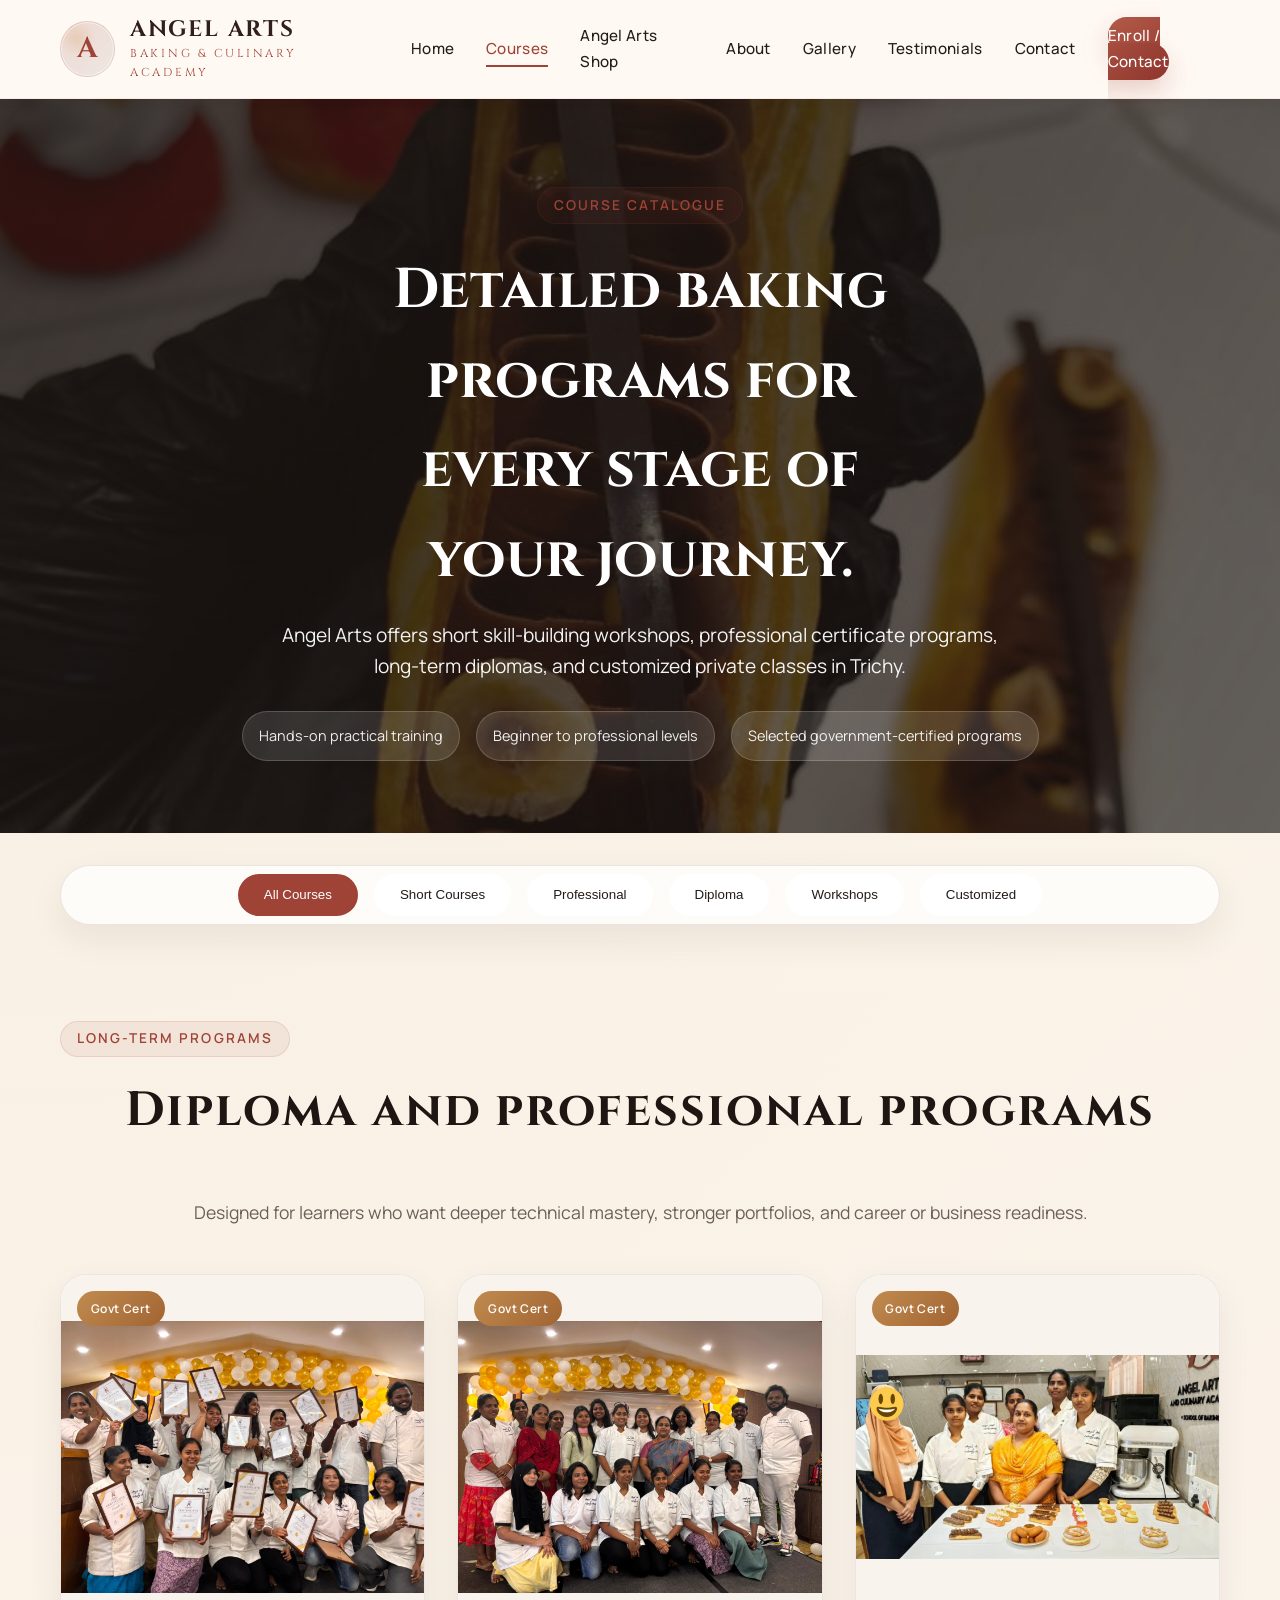
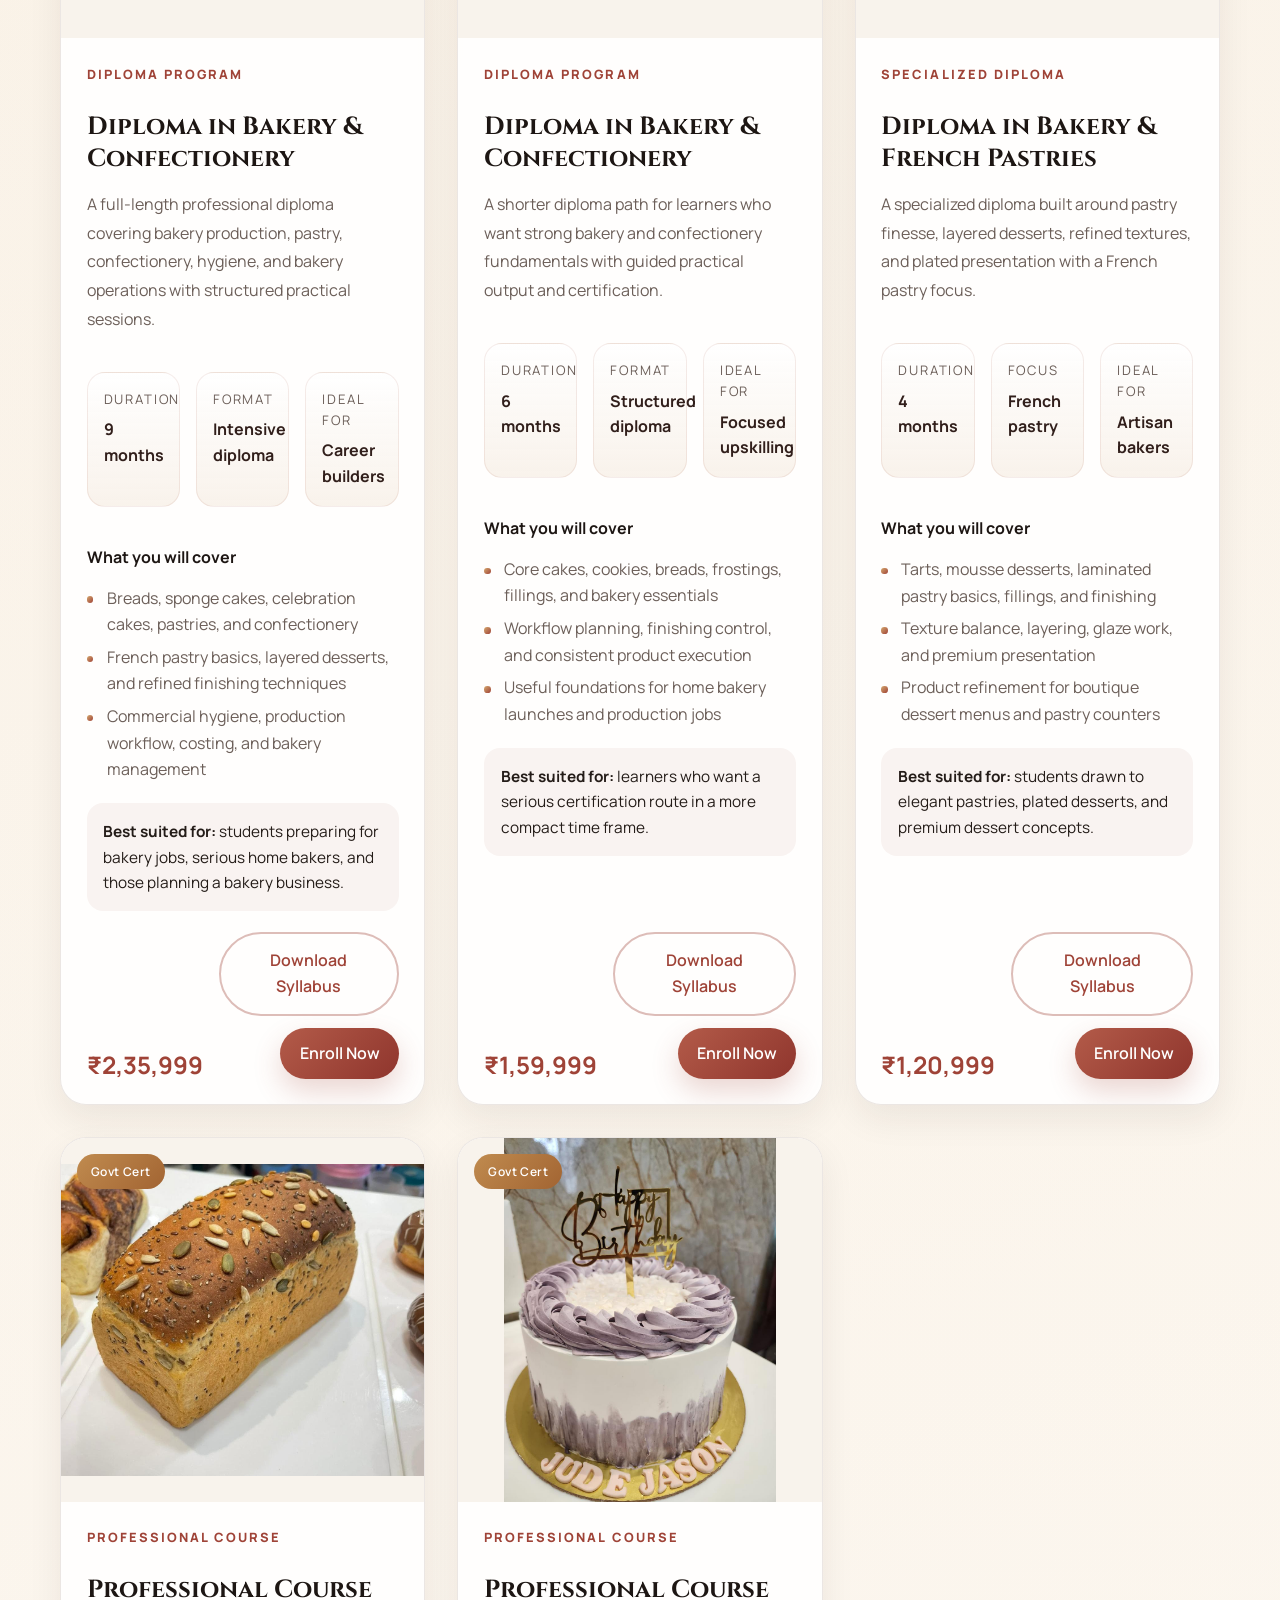
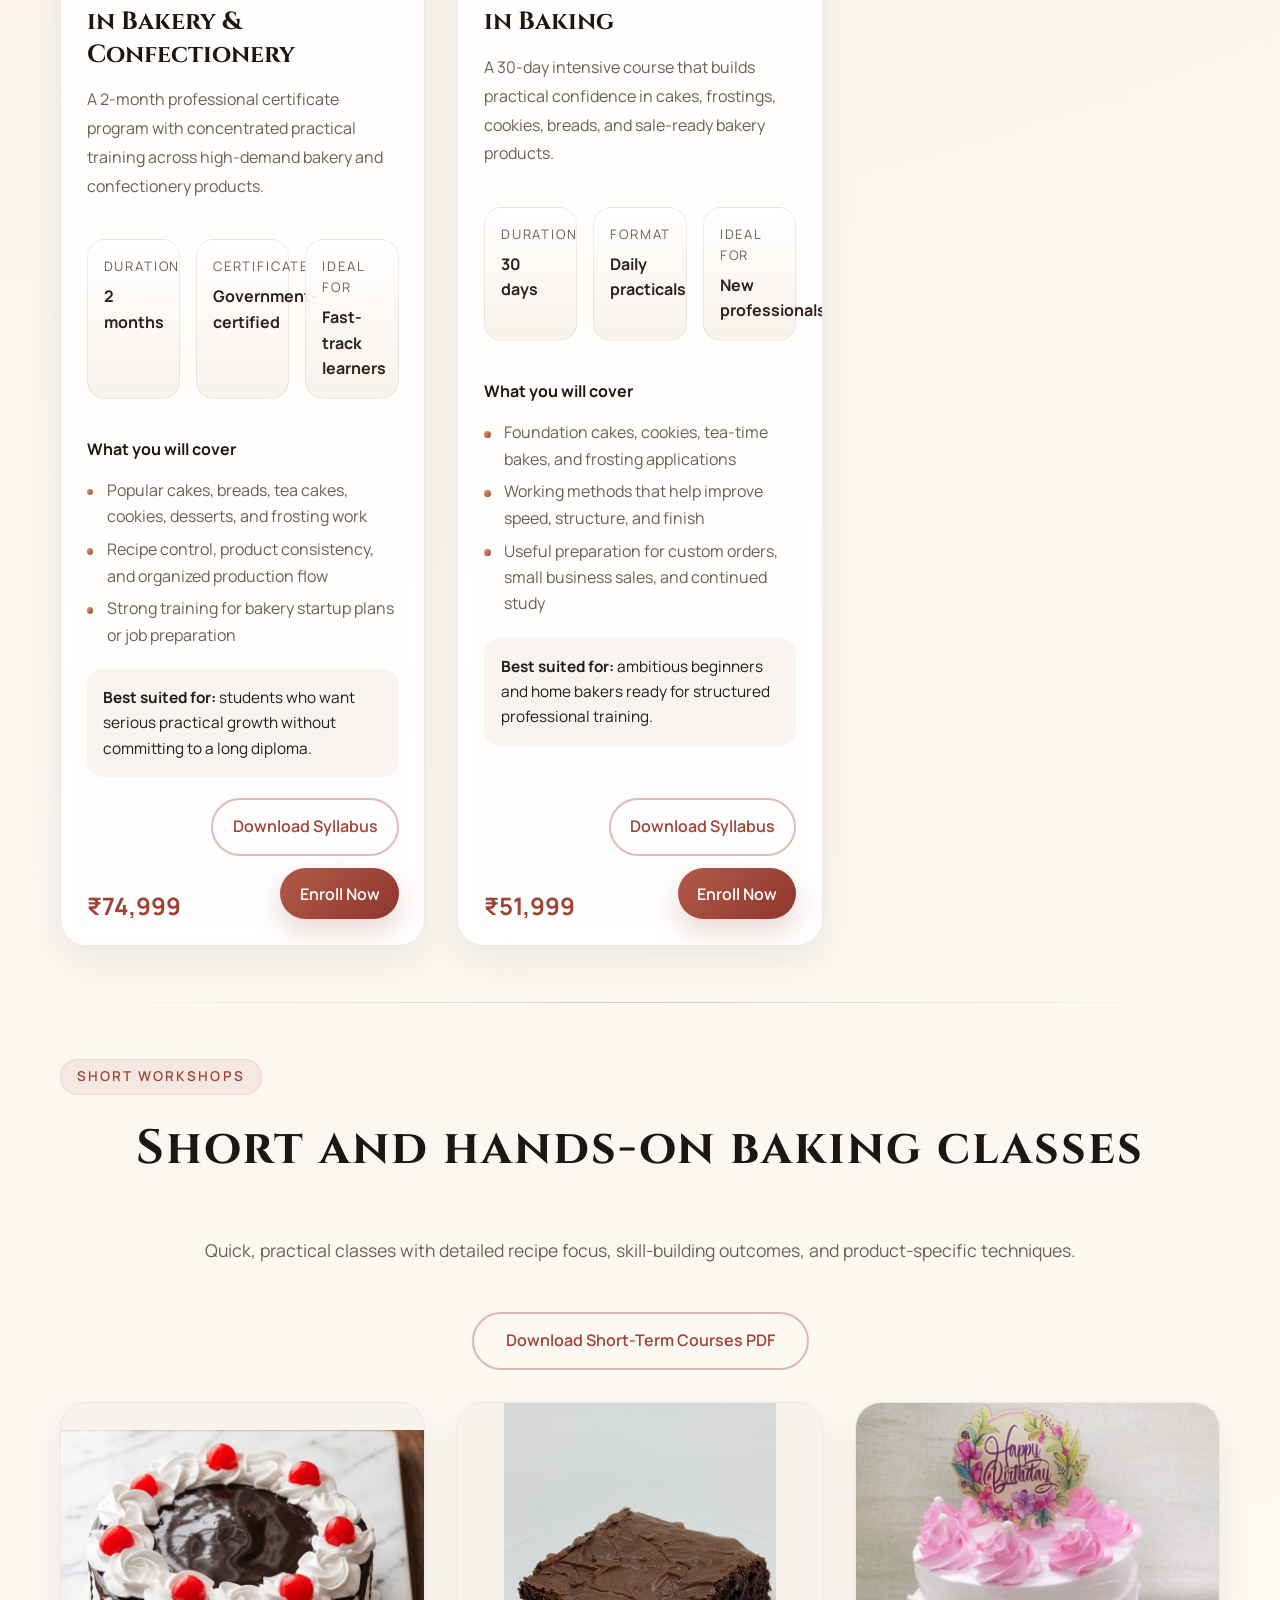
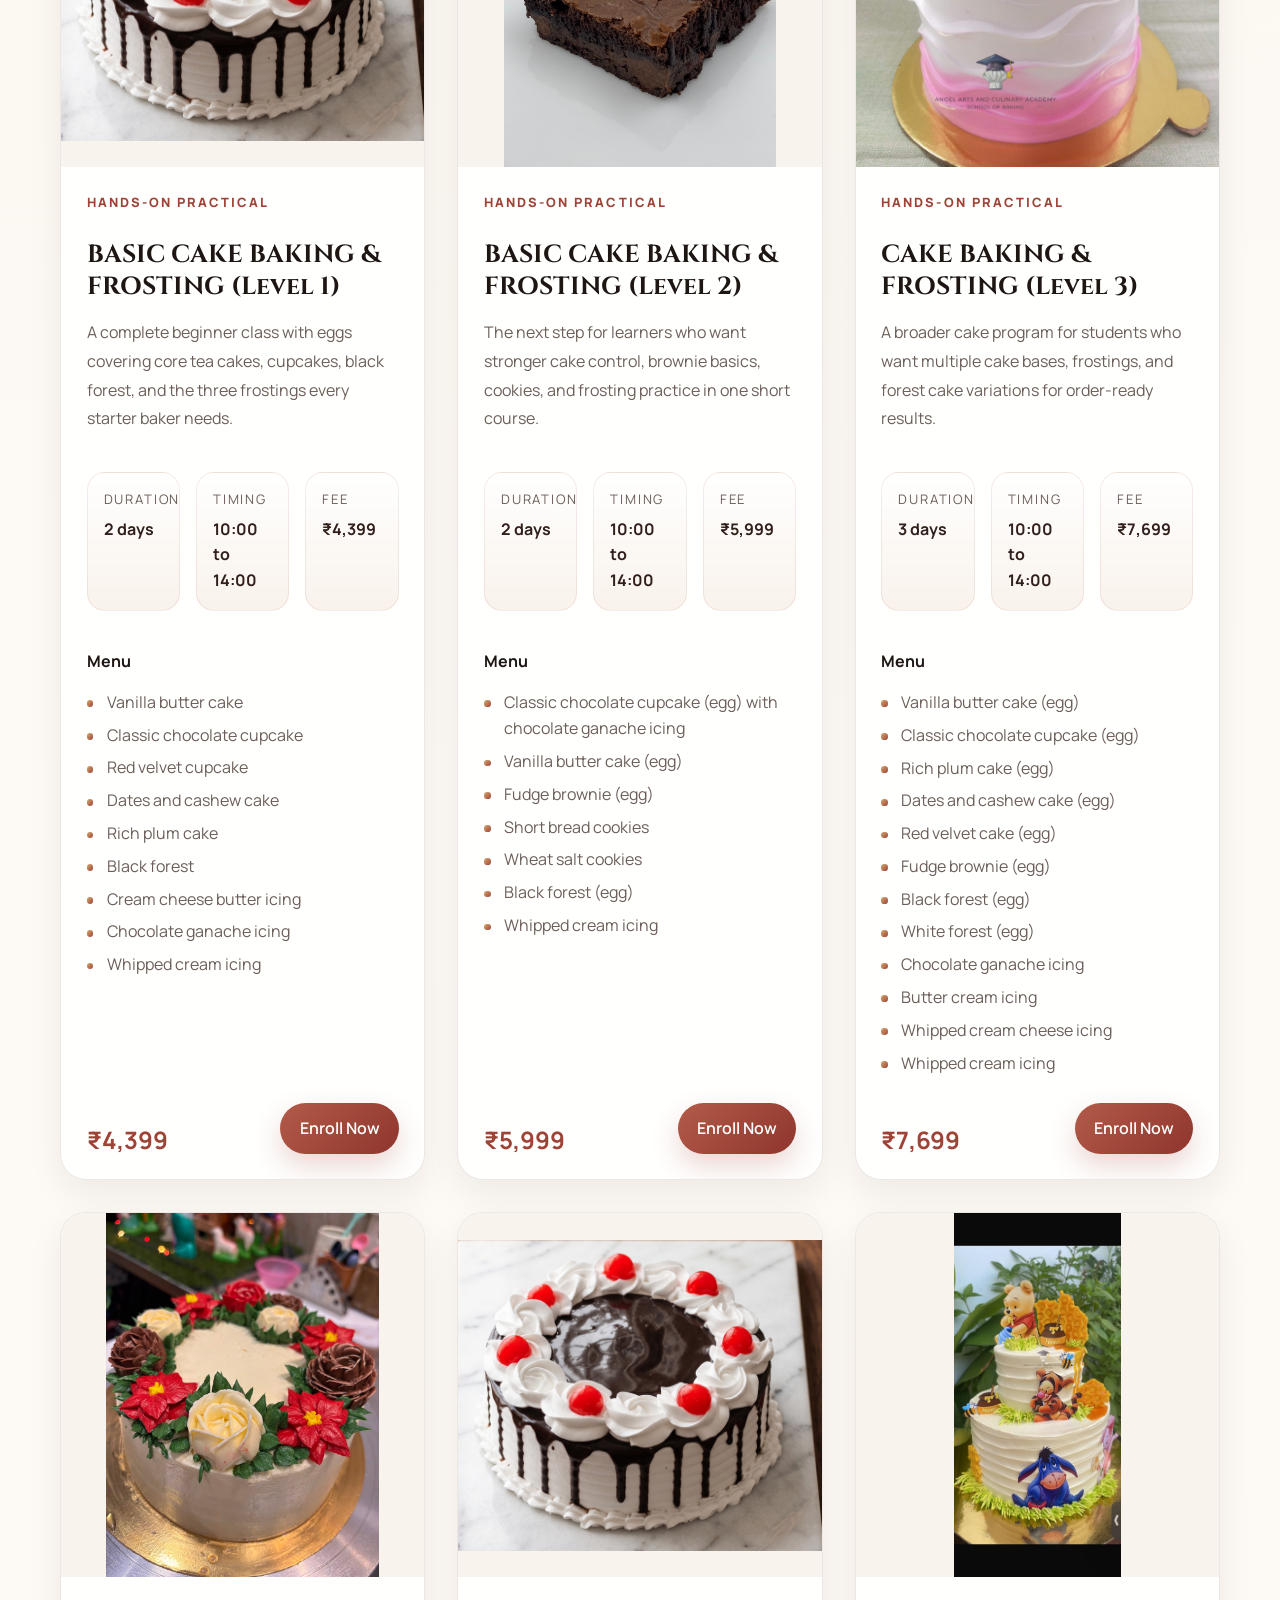
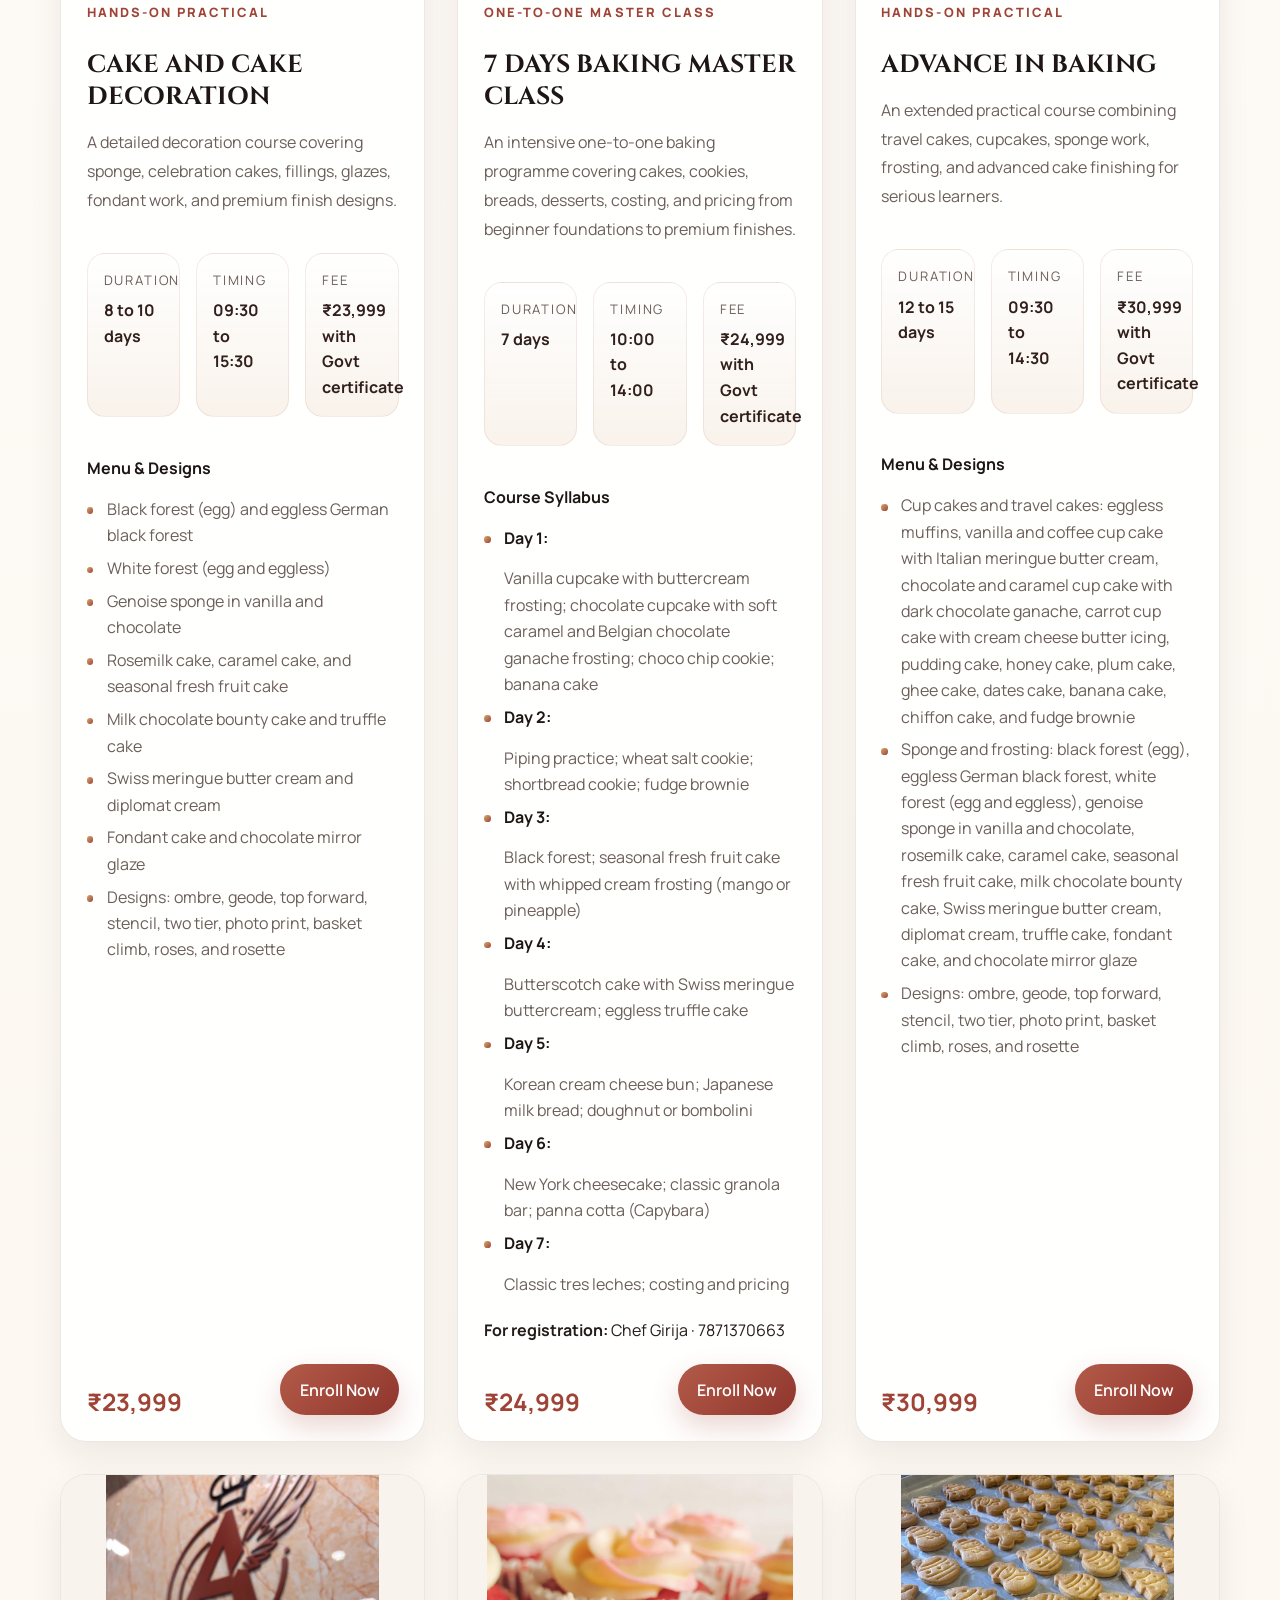
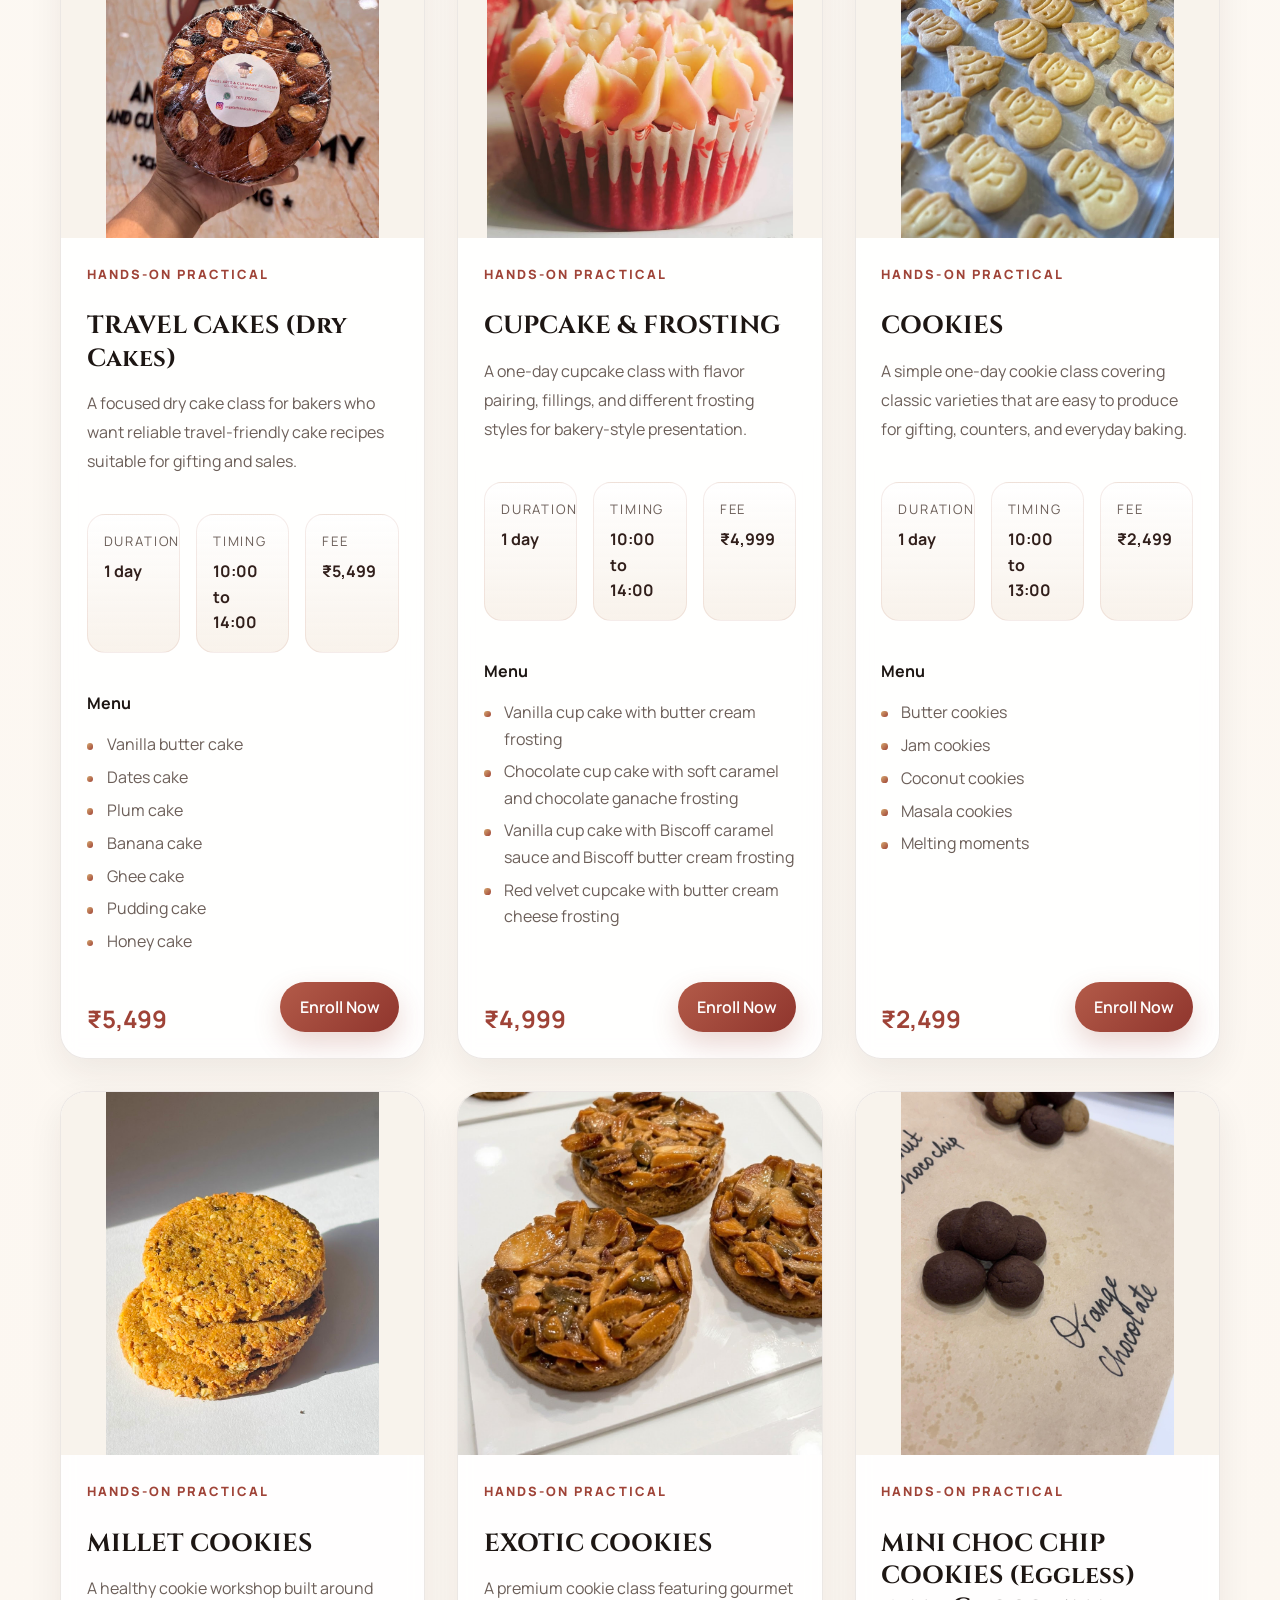
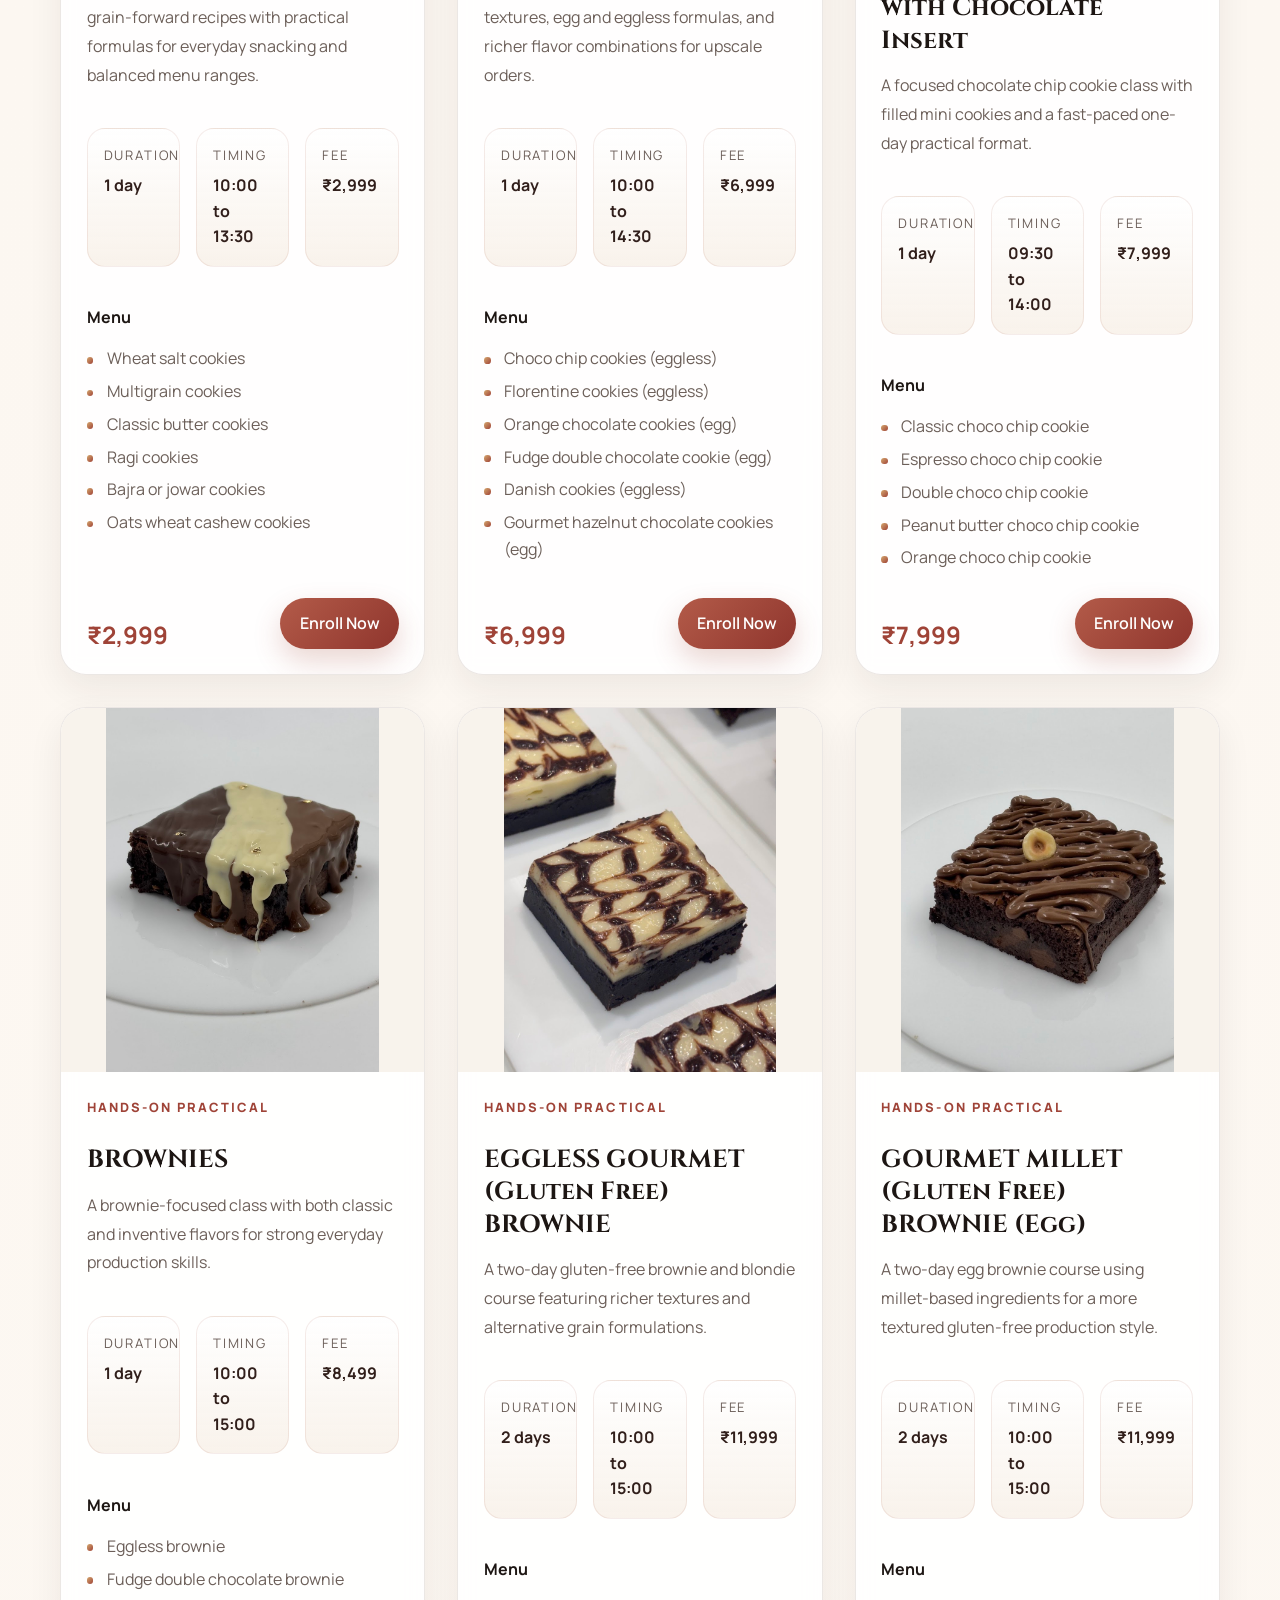
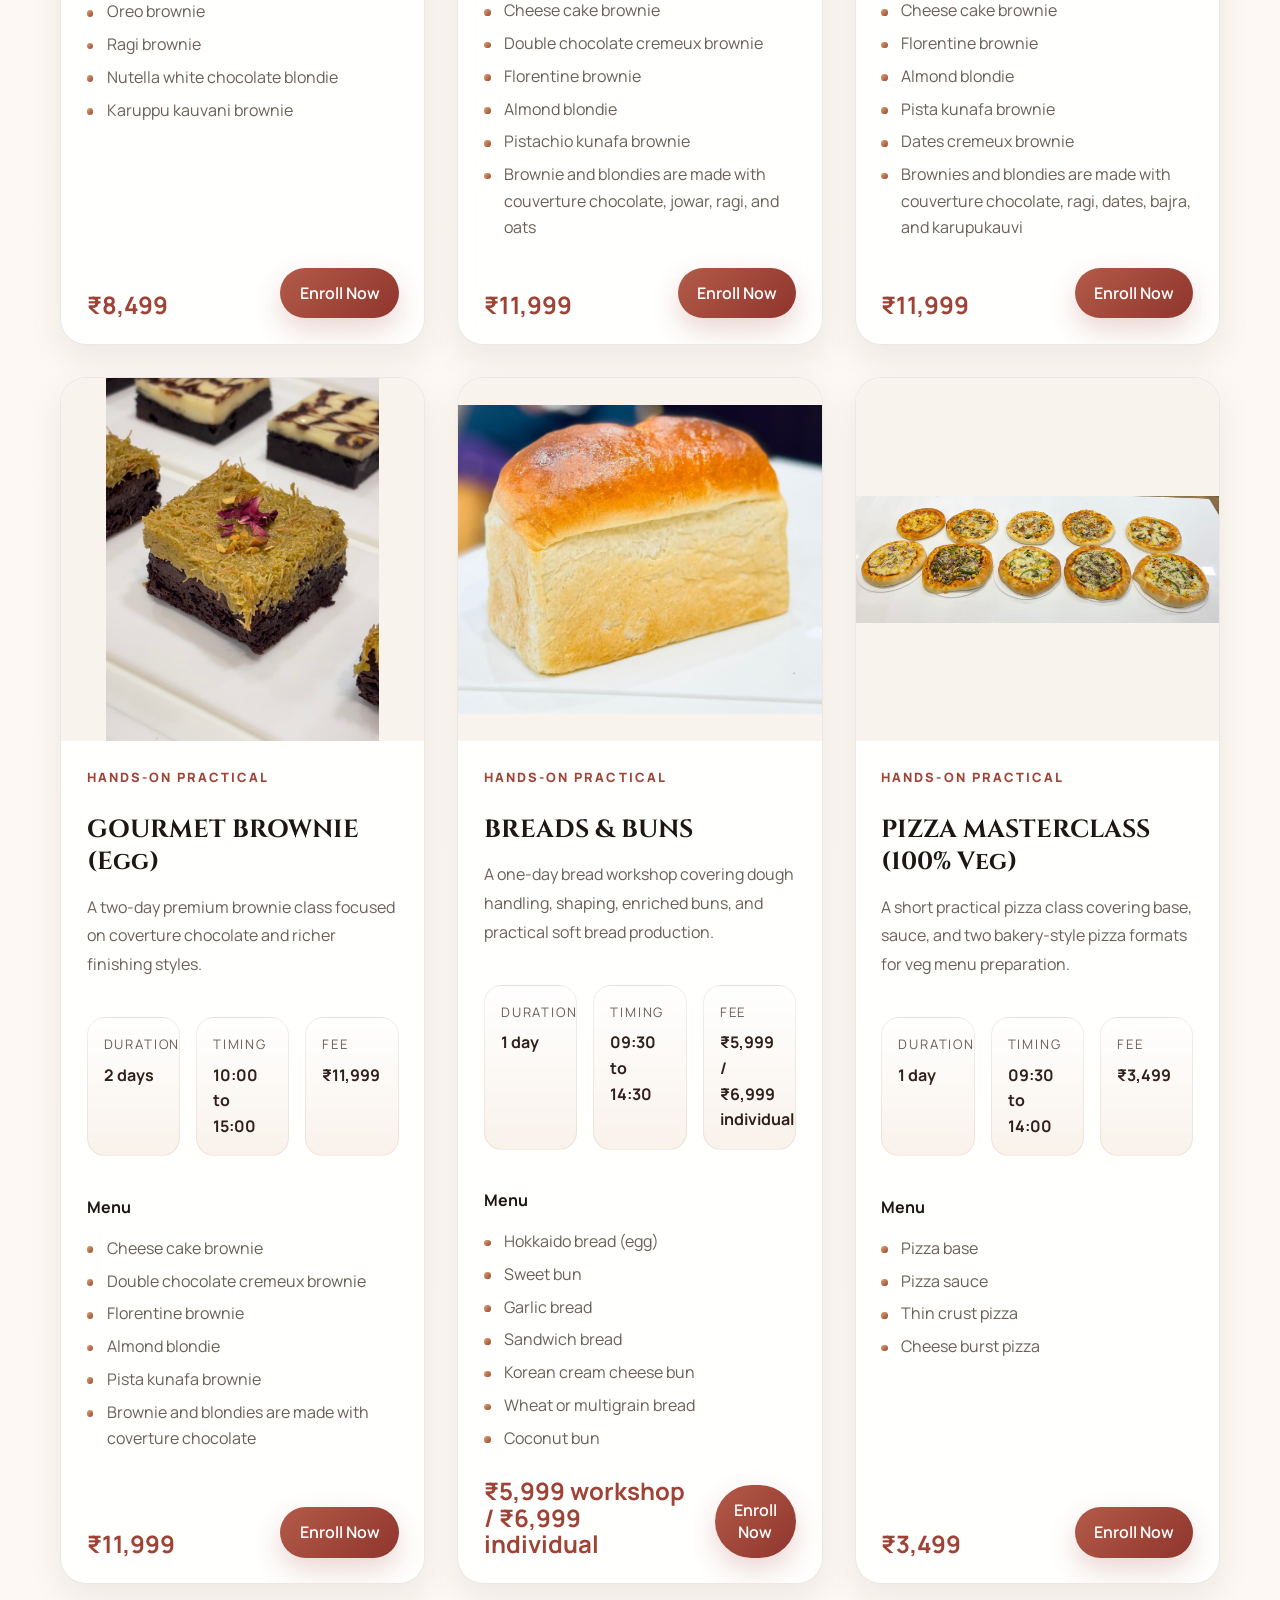
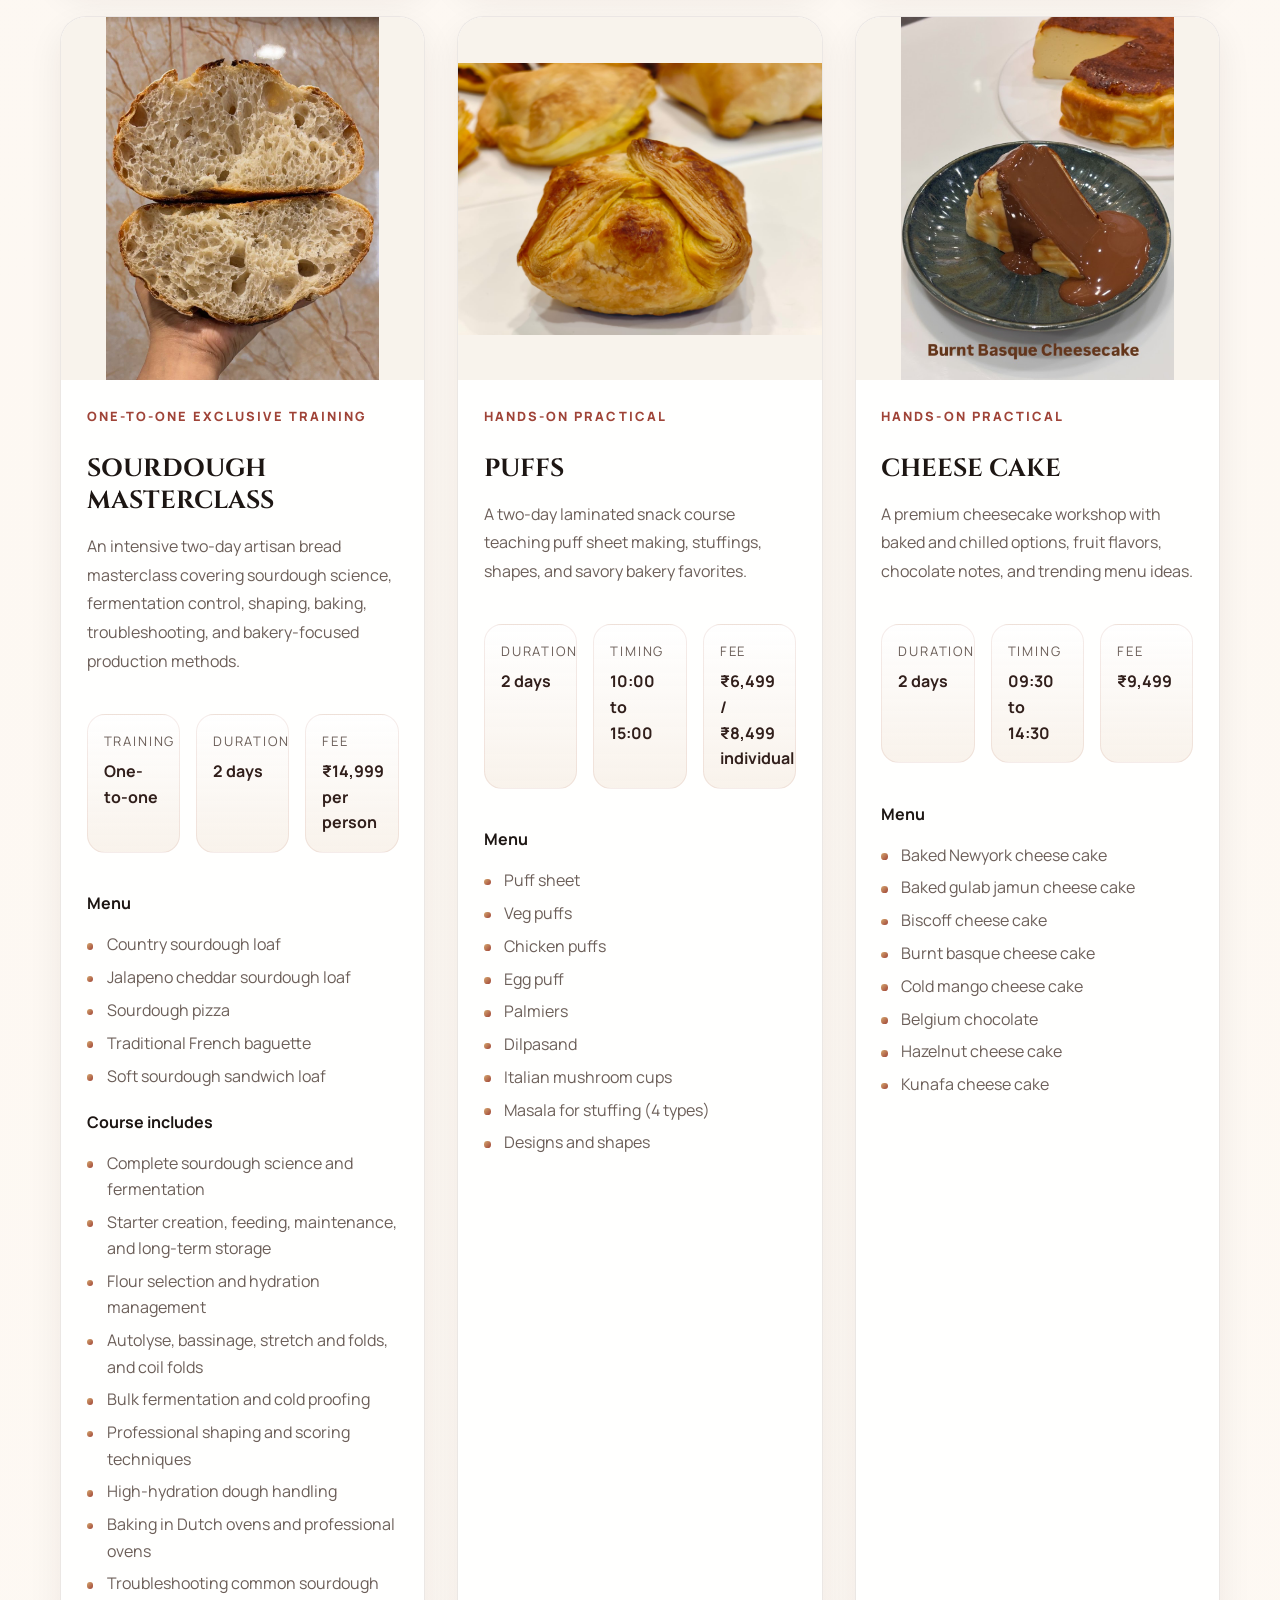
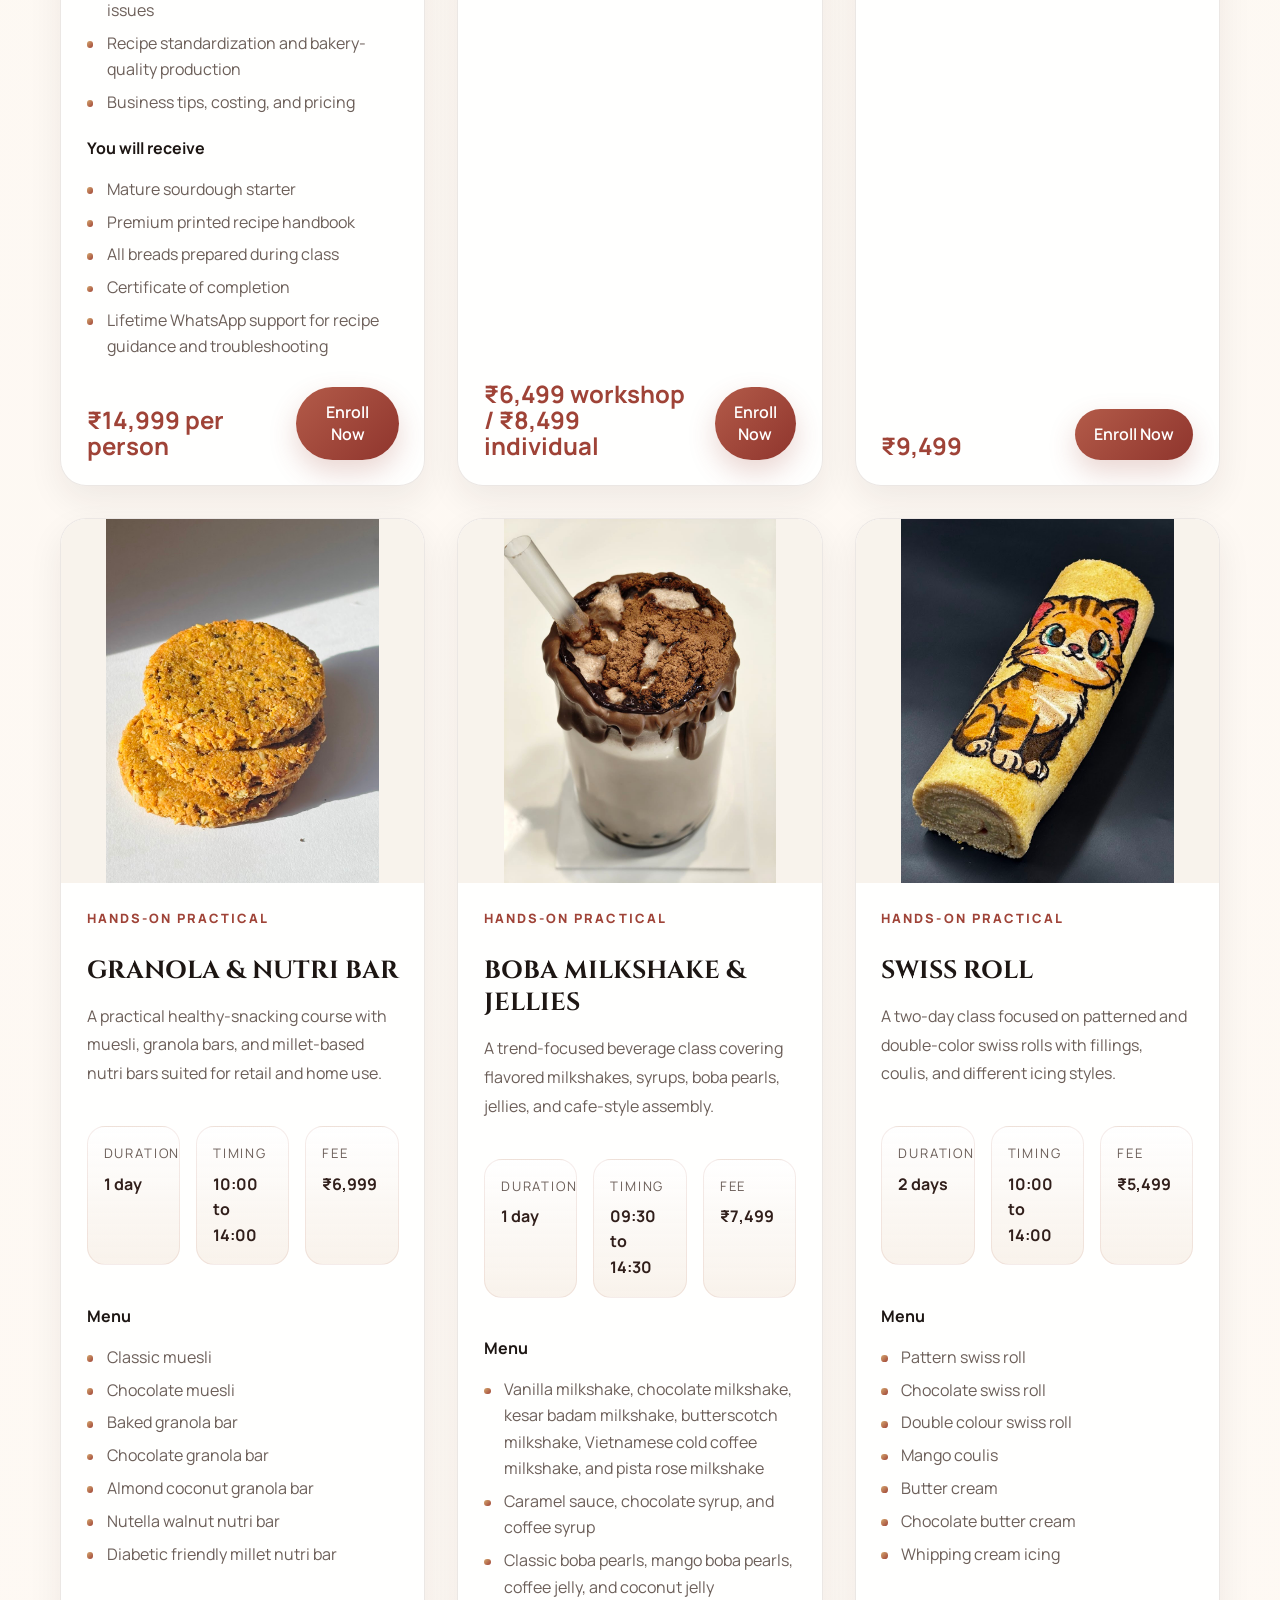
<file: courses.html>
<!DOCTYPE html>
<html lang="en">
<head>
    <meta charset="UTF-8">
    <meta name="viewport" content="width=device-width, initial-scale=1.0">
    <meta name="description" content="Detailed baking course information from Angel Arts & Culinary Academy in Trichy, including workshops, professional courses, diploma programs, and customized classes.">
    <title>Courses — Angel Arts & Culinary Academy</title>
    <link rel="stylesheet" href="css/styles.css">
</head>
<body>
    <nav class="navbar" id="navbar">
        <div class="container">
            <div class="nav-wrapper">
                <a href="index.html" class="logo">
                    <span class="logo-mark" aria-hidden="true">A</span>
                    <span class="logo-lockup">
                        <span class="logo-text">Angel Arts</span>
                        <span class="logo-subtitle">Baking & Culinary Academy</span>
                    </span>
                </a>
                <button class="mobile-menu-toggle" id="mobileMenuToggle" aria-label="Toggle menu">
                    <span></span>
                    <span></span>
                    <span></span>
                </button>
                <ul class="nav-menu" id="navMenu">
                    <li><a href="index.html">Home</a></li>
                    <li><a href="courses.html" class="active">Courses</a></li>
                    <li><a href="shop/index.html">Angel Arts Shop</a></li>
                    <li><a href="about.html">About</a></li>
                    <li><a href="gallery.html">Gallery</a></li>
                    <li><a href="testimonials.html">Testimonials</a></li>
                    <li><a href="contact.html">Contact</a></li>
                    <li><a href="contact.html" class="btn-nav-cta">Enroll / Contact</a></li>
                </ul>
            </div>
        </div>
    </nav>

    <section class="page-header page-header-luxury">
        <div class="container">
            <span class="section-label">Course Catalogue</span>
            <h1>Detailed baking programs for every stage of your journey.</h1>
            <p>Angel Arts offers short skill-building workshops, professional certificate programs, long-term diplomas, and customized private classes in Trichy.</p>
            <div class="header-pill-row">
                <span>Hands-on practical training</span>
                <span>Beginner to professional levels</span>
                <span>Selected government-certified programs</span>
            </div>
        </div>
    </section>

    <section class="course-filters">
        <div class="container">
            <div class="filter-buttons">
                <button class="filter-btn active" data-filter="all">All Courses</button>
                <button class="filter-btn" data-filter="short">Short Courses</button>
                <button class="filter-btn" data-filter="professional">Professional</button>
                <button class="filter-btn" data-filter="diploma">Diploma</button>
                <button class="filter-btn" data-filter="workshop">Workshops</button>
                <button class="filter-btn" data-filter="customized">Customized</button>
            </div>
        </div>
    </section>

    <section class="courses-section">
        <div class="container">
            <span class="section-label">Long-Term Programs</span>
            <h2 class="section-title">Diploma and professional programs</h2>
            <p class="section-subtitle">Designed for learners who want deeper technical mastery, stronger portfolios, and career or business readiness.</p>

            <div class="courses-grid" id="longTermGrid">
                <article class="course-card" data-category="diploma">
                    <div class="course-image">
                        <img src="gallery/Academy/diploma.jpeg" alt="Diploma in Bakery and Confectionery">
                        <span class="course-badge">Govt Cert</span>
                    </div>
                    <div class="course-content">
                        <p class="course-tag">Diploma Program</p>
                        <h3>Diploma in Bakery & Confectionery</h3>
                        <p class="course-description">A full-length professional diploma covering bakery production, pastry, confectionery, hygiene, and bakery operations with structured practical sessions.</p>
                        <div class="course-detail-grid">
                            <div class="detail-card"><span>Duration</span><strong>9 months</strong></div>
                            <div class="detail-card"><span>Format</span><strong>Intensive diploma</strong></div>
                            <div class="detail-card"><span>Ideal for</span><strong>Career builders</strong></div>
                        </div>
                        <div class="course-modules">
                            <strong>What you will cover</strong>
                            <ul>
                                <li>Breads, sponge cakes, celebration cakes, pastries, and confectionery</li>
                                <li>French pastry basics, layered desserts, and refined finishing techniques</li>
                                <li>Commercial hygiene, production workflow, costing, and bakery management</li>
                            </ul>
                        </div>
                        <p class="course-note"><strong>Best suited for:</strong> students preparing for bakery jobs, serious home bakers, and those planning a bakery business.</p>
                        <div class="course-footer">
                            <div class="course-price">₹2,35,999</div>
                            <div class="course-actions">
                                <a href="pdfs/Angel_Arts_9_Month_Diploma_Brochure.pdf" download class="btn btn-outline">Download Syllabus</a>
                                <button class="btn btn-primary enroll-btn" data-course="Diploma in Bakery & Confectionery (9 months)">Enroll Now</button>
                            </div>
                        </div>
                    </div>
                </article>

                <article class="course-card" data-category="diploma">
                    <div class="course-image">
                        <img src="gallery/Academy/diploma1.jpeg" alt="6 month bakery diploma">
                        <span class="course-badge">Govt Cert</span>
                    </div>
                    <div class="course-content">
                        <p class="course-tag">Diploma Program</p>
                        <h3>Diploma in Bakery & Confectionery</h3>
                        <p class="course-description">A shorter diploma path for learners who want strong bakery and confectionery fundamentals with guided practical output and certification.</p>
                        <div class="course-detail-grid">
                            <div class="detail-card"><span>Duration</span><strong>6 months</strong></div>
                            <div class="detail-card"><span>Format</span><strong>Structured diploma</strong></div>
                            <div class="detail-card"><span>Ideal for</span><strong>Focused upskilling</strong></div>
                        </div>
                        <div class="course-modules">
                            <strong>What you will cover</strong>
                            <ul>
                                <li>Core cakes, cookies, breads, frostings, fillings, and bakery essentials</li>
                                <li>Workflow planning, finishing control, and consistent product execution</li>
                                <li>Useful foundations for home bakery launches and production jobs</li>
                            </ul>
                        </div>
                        <p class="course-note"><strong>Best suited for:</strong> learners who want a serious certification route in a more compact time frame.</p>
                        <div class="course-footer">
                            <div class="course-price">₹1,59,999</div>
                            <div class="course-actions">
                                <a href="pdfs/Angel_Arts_6_Month_Diploma_Brochure.pdf" download class="btn btn-outline">Download Syllabus</a>
                                <button class="btn btn-primary enroll-btn" data-course="Diploma in Bakery & Confectionery (6 months)">Enroll Now</button>
                            </div>
                        </div>
                    </div>
                </article>

                <article class="course-card" data-category="diploma">
                    <div class="course-image">
                        <img src="gallery/Academy/classicdessert_student.jpeg" alt="French pastry diploma">
                        <span class="course-badge">Govt Cert</span>
                    </div>
                    <div class="course-content">
                        <p class="course-tag">Specialized Diploma</p>
                        <h3>Diploma in Bakery & French Pastries</h3>
                        <p class="course-description">A specialized diploma built around pastry finesse, layered desserts, refined textures, and plated presentation with a French pastry focus.</p>
                        <div class="course-detail-grid">
                            <div class="detail-card"><span>Duration</span><strong>4 months</strong></div>
                            <div class="detail-card"><span>Focus</span><strong>French pastry</strong></div>
                            <div class="detail-card"><span>Ideal for</span><strong>Artisan bakers</strong></div>
                        </div>
                        <div class="course-modules">
                            <strong>What you will cover</strong>
                            <ul>
                                <li>Tarts, mousse desserts, laminated pastry basics, fillings, and finishing</li>
                                <li>Texture balance, layering, glaze work, and premium presentation</li>
                                <li>Product refinement for boutique dessert menus and pastry counters</li>
                            </ul>
                        </div>
                        <p class="course-note"><strong>Best suited for:</strong> students drawn to elegant pastries, plated desserts, and premium dessert concepts.</p>
                        <div class="course-footer">
                            <div class="course-price">₹1,20,999</div>
                            <div class="course-actions">
                                <a href="pdfs/Angel_Arts_4_Months_Diploma_Brochure.pdf" download class="btn btn-outline">Download Syllabus</a>
                                <button class="btn btn-primary enroll-btn" data-course="Diploma in Bakery & French Pastries (4 months)">Enroll Now</button>
                            </div>
                        </div>
                    </div>
                </article>

                <article class="course-card" data-category="professional">
                    <div class="course-image">
                        <img src="gallery/Breads/bread3.jpeg" alt="Professional bakery and confectionery course">
                        <span class="course-badge">Govt Cert</span>
                    </div>
                    <div class="course-content">
                        <p class="course-tag">Professional Course</p>
                        <h3>Professional Course in Bakery & Confectionery</h3>
                        <p class="course-description">A 2-month professional certificate program with concentrated practical training across high-demand bakery and confectionery products.</p>
                        <div class="course-detail-grid">
                            <div class="detail-card"><span>Duration</span><strong>2 months</strong></div>
                            <div class="detail-card"><span>Certificate</span><strong>Government-certified</strong></div>
                            <div class="detail-card"><span>Ideal for</span><strong>Fast-track learners</strong></div>
                        </div>
                        <div class="course-modules">
                            <strong>What you will cover</strong>
                            <ul>
                                <li>Popular cakes, breads, tea cakes, cookies, desserts, and frosting work</li>
                                <li>Recipe control, product consistency, and organized production flow</li>
                                <li>Strong training for bakery startup plans or job preparation</li>
                            </ul>
                        </div>
                        <p class="course-note"><strong>Best suited for:</strong> students who want serious practical growth without committing to a long diploma.</p>
                        <div class="course-footer">
                            <div class="course-price">₹74,999</div>
                            <div class="course-actions">
                                <a href="pdfs/Angel_Arts_2_Months_Course_Brochure.pdf" download class="btn btn-outline">Download Syllabus</a>
                                <button class="btn btn-primary enroll-btn" data-course="Professional Course in Bakery & Confectionery (2 months)">Enroll Now</button>
                            </div>
                        </div>
                    </div>
                </article>

                <article class="course-card" data-category="professional">
                    <div class="course-image">
                        <img src="gallery/Cakes/white forest3.jpeg" alt="Professional baking course">
                        <span class="course-badge">Govt Cert</span>
                    </div>
                    <div class="course-content">
                        <p class="course-tag">Professional Course</p>
                        <h3>Professional Course in Baking</h3>
                        <p class="course-description">A 30-day intensive course that builds practical confidence in cakes, frostings, cookies, breads, and sale-ready bakery products.</p>
                        <div class="course-detail-grid">
                            <div class="detail-card"><span>Duration</span><strong>30 days</strong></div>
                            <div class="detail-card"><span>Format</span><strong>Daily practicals</strong></div>
                            <div class="detail-card"><span>Ideal for</span><strong>New professionals</strong></div>
                        </div>
                        <div class="course-modules">
                            <strong>What you will cover</strong>
                            <ul>
                                <li>Foundation cakes, cookies, tea-time bakes, and frosting applications</li>
                                <li>Working methods that help improve speed, structure, and finish</li>
                                <li>Useful preparation for custom orders, small business sales, and continued study</li>
                            </ul>
                        </div>
                        <p class="course-note"><strong>Best suited for:</strong> ambitious beginners and home bakers ready for structured professional training.</p>
                        <div class="course-footer">
                            <div class="course-price">₹51,999</div>
                            <div class="course-actions">
                                <a href="pdfs/Angel_Arts_1_Month_Course.pdf" download class="btn btn-outline">Download Syllabus</a>
                                <button class="btn btn-primary enroll-btn" data-course="Professional Course in Baking (30 days)">Enroll Now</button>
                            </div>
                        </div>
                    </div>
                </article>
            </div>

            <div class="course-section-break"></div>

            <span class="section-label">Short Workshops</span>
            <h2 class="section-title">Short and hands-on baking classes</h2>
            <p class="section-subtitle">Quick, practical classes with detailed recipe focus, skill-building outcomes, and product-specific techniques.</p>
            <div class="section-action-row">
                <a href="pdfs/Angel_Arts_Culinary_Academy_short_term_Details.pdf" download class="btn btn-outline">Download Short-Term Courses PDF</a>
            </div>

            <div class="courses-grid" id="shortCoursesGrid">
                <article class="course-card" data-category="short workshop">
                    <div class="course-image"><img src="gallery/Cakes/blackforest.png" alt="Basic cake baking and frosting level 1"></div>
                    <div class="course-content">
                        <p class="course-tag">Hands-On Practical</p>
                        <h3>BASIC CAKE BAKING &amp; FROSTING (Level 1)</h3>
                        <p class="course-description">A complete beginner class with eggs covering core tea cakes, cupcakes, black forest, and the three frostings every starter baker needs.</p>
                        <div class="course-detail-grid">
                            <div class="detail-card"><span>Duration</span><strong>2 days</strong></div>
                            <div class="detail-card"><span>Timing</span><strong>10:00 to 14:00</strong></div>
                            <div class="detail-card"><span>Fee</span><strong>₹4,399</strong></div>
                        </div>
                        <div class="course-modules">
                            <strong>Menu</strong>
                            <ul>
                                <li>Vanilla butter cake</li>
                                <li>Classic chocolate cupcake</li>
                                <li>Red velvet cupcake</li>
                                <li>Dates and cashew cake</li>
                                <li>Rich plum cake</li>
                                <li>Black forest</li>
                                <li>Cream cheese butter icing</li>
                                <li>Chocolate ganache icing</li>
                                <li>Whipped cream icing</li>
                            </ul>
                        </div>
                        <div class="course-footer">
                            <div class="course-price">₹4,399</div>
                            <div class="course-actions"><button class="btn btn-primary enroll-btn" data-course="BASIC CAKE BAKING & FROSTING (Level 1)">Enroll Now</button></div>
                        </div>
                    </div>
                </article>

                <article class="course-card" data-category="short workshop">
                    <div class="course-image"><img src="gallery/Cakes/brownie.jpg" alt="Basic cake baking and frosting level 2"></div>
                    <div class="course-content">
                        <p class="course-tag">Hands-On Practical</p>
                        <h3>BASIC CAKE BAKING &amp; FROSTING (Level 2)</h3>
                        <p class="course-description">The next step for learners who want stronger cake control, brownie basics, cookies, and frosting practice in one short course.</p>
                        <div class="course-detail-grid">
                            <div class="detail-card"><span>Duration</span><strong>2 days</strong></div>
                            <div class="detail-card"><span>Timing</span><strong>10:00 to 14:00</strong></div>
                            <div class="detail-card"><span>Fee</span><strong>₹5,999</strong></div>
                        </div>
                        <div class="course-modules">
                            <strong>Menu</strong>
                            <ul>
                                <li>Classic chocolate cupcake (egg) with chocolate ganache icing</li>
                                <li>Vanilla butter cake (egg)</li>
                                <li>Fudge brownie (egg)</li>
                                <li>Short bread cookies</li>
                                <li>Wheat salt cookies</li>
                                <li>Black forest (egg)</li>
                                <li>Whipped cream icing</li>
                            </ul>
                        </div>
                        <div class="course-footer">
                            <div class="course-price">₹5,999</div>
                            <div class="course-actions"><button class="btn btn-primary enroll-btn" data-course="BASIC CAKE BAKING & FROSTING (Level 2)">Enroll Now</button></div>
                        </div>
                    </div>
                </article>

                <article class="course-card" data-category="short workshop">
                    <div class="course-image"><img src="gallery/Cakes/white forest.jpeg" alt="Cake baking and frosting level 3"></div>
                    <div class="course-content">
                        <p class="course-tag">Hands-On Practical</p>
                        <h3>CAKE BAKING &amp; FROSTING (Level 3)</h3>
                        <p class="course-description">A broader cake program for students who want multiple cake bases, frostings, and forest cake variations for order-ready results.</p>
                        <div class="course-detail-grid">
                            <div class="detail-card"><span>Duration</span><strong>3 days</strong></div>
                            <div class="detail-card"><span>Timing</span><strong>10:00 to 14:00</strong></div>
                            <div class="detail-card"><span>Fee</span><strong>₹7,699</strong></div>
                        </div>
                        <div class="course-modules">
                            <strong>Menu</strong>
                            <ul>
                                <li>Vanilla butter cake (egg)</li>
                                <li>Classic chocolate cupcake (egg)</li>
                                <li>Rich plum cake (egg)</li>
                                <li>Dates and cashew cake (egg)</li>
                                <li>Red velvet cake (egg)</li>
                                <li>Fudge brownie (egg)</li>
                                <li>Black forest (egg)</li>
                                <li>White forest (egg)</li>
                                <li>Chocolate ganache icing</li>
                                <li>Butter cream icing</li>
                                <li>Whipped cream cheese icing</li>
                                <li>Whipped cream icing</li>
                            </ul>
                        </div>
                        <div class="course-footer">
                            <div class="course-price">₹7,699</div>
                            <div class="course-actions"><button class="btn btn-primary enroll-btn" data-course="CAKE BAKING & FROSTING (Level 3)">Enroll Now</button></div>
                        </div>
                    </div>
                </article>

                <article class="course-card" data-category="short workshop">
                    <div class="course-image"><img src="gallery/Cakes/swiss meringue butter cream cake.jpg" alt="Cake and cake decoration"></div>
                    <div class="course-content">
                        <p class="course-tag">Hands-On Practical</p>
                        <h3>CAKE AND CAKE DECORATION</h3>
                        <p class="course-description">A detailed decoration course covering sponge, celebration cakes, fillings, glazes, fondant work, and premium finish designs.</p>
                        <div class="course-detail-grid">
                            <div class="detail-card"><span>Duration</span><strong>8 to 10 days</strong></div>
                            <div class="detail-card"><span>Timing</span><strong>09:30 to 15:30</strong></div>
                            <div class="detail-card"><span>Fee</span><strong>₹23,999 with Govt certificate</strong></div>
                        </div>
                        <div class="course-modules">
                            <strong>Menu &amp; Designs</strong>
                            <ul>
                                <li>Black forest (egg) and eggless German black forest</li>
                                <li>White forest (egg and eggless)</li>
                                <li>Genoise sponge in vanilla and chocolate</li>
                                <li>Rosemilk cake, caramel cake, and seasonal fresh fruit cake</li>
                                <li>Milk chocolate bounty cake and truffle cake</li>
                                <li>Swiss meringue butter cream and diplomat cream</li>
                                <li>Fondant cake and chocolate mirror glaze</li>
                                <li>Designs: ombre, geode, top forward, stencil, two tier, photo print, basket climb, roses, and rosette</li>
                            </ul>
                        </div>
                        <div class="course-footer">
                            <div class="course-price">₹23,999</div>
                            <div class="course-actions"><button class="btn btn-primary enroll-btn" data-course="CAKE AND CAKE DECORATION">Enroll Now</button></div>
                        </div>
                    </div>
                </article>

                <article class="course-card" data-category="short workshop">
                    <div class="course-image"><img src="gallery/Cakes/blackforest.png" alt="7 Days Baking Master Class"></div>
                    <div class="course-content">
                        <p class="course-tag">One-to-One Master Class</p>
                        <h3>7 DAYS BAKING MASTER CLASS</h3>
                        <p class="course-description">An intensive one-to-one baking programme covering cakes, cookies, breads, desserts, costing, and pricing from beginner foundations to premium finishes.</p>
                        <div class="course-detail-grid">
                            <div class="detail-card"><span>Duration</span><strong>7 days</strong></div>
                            <div class="detail-card"><span>Timing</span><strong>10:00 to 14:00</strong></div>
                            <div class="detail-card"><span>Fee</span><strong>₹24,999 with Govt certificate</strong></div>
                        </div>
                        <div class="course-modules">
                            <strong>Course Syllabus</strong>
                            <ul>
                                <li><strong>Day 1:</strong> Vanilla cupcake with buttercream frosting; chocolate cupcake with soft caramel and Belgian chocolate ganache frosting; choco chip cookie; banana cake</li>
                                <li><strong>Day 2:</strong> Piping practice; wheat salt cookie; shortbread cookie; fudge brownie</li>
                                <li><strong>Day 3:</strong> Black forest; seasonal fresh fruit cake with whipped cream frosting (mango or pineapple)</li>
                                <li><strong>Day 4:</strong> Butterscotch cake with Swiss meringue buttercream; eggless truffle cake</li>
                                <li><strong>Day 5:</strong> Korean cream cheese bun; Japanese milk bread; doughnut or bombolini</li>
                                <li><strong>Day 6:</strong> New York cheesecake; classic granola bar; panna cotta (Capybara)</li>
                                <li><strong>Day 7:</strong> Classic tres leches; costing and pricing</li>
                            </ul>
                        </div>
                        <p class="course-contact-note"><strong>For registration:</strong> Chef Girija · <a href="tel:7871370663">7871370663</a></p>
                        <div class="course-footer">
                            <div class="course-price">₹24,999</div>
                            <div class="course-actions"><button class="btn btn-primary enroll-btn" data-course="7 Days Baking Master Class (One-to-One)">Enroll Now</button></div>
                        </div>
                    </div>
                </article>

                <article class="course-card" data-category="short workshop">
                    <div class="course-image"><img src="gallery/Cakes/two tier1.jpeg" alt="Advance in baking"></div>
                    <div class="course-content">
                        <p class="course-tag">Hands-On Practical</p>
                        <h3>ADVANCE IN BAKING</h3>
                        <p class="course-description">An extended practical course combining travel cakes, cupcakes, sponge work, frosting, and advanced cake finishing for serious learners.</p>
                        <div class="course-detail-grid">
                            <div class="detail-card"><span>Duration</span><strong>12 to 15 days</strong></div>
                            <div class="detail-card"><span>Timing</span><strong>09:30 to 14:30</strong></div>
                            <div class="detail-card"><span>Fee</span><strong>₹30,999 with Govt certificate</strong></div>
                        </div>
                        <div class="course-modules">
                            <strong>Menu &amp; Designs</strong>
                            <ul>
                                <li>Cup cakes and travel cakes: eggless muffins, vanilla and coffee cup cake with Italian meringue butter cream, chocolate and caramel cup cake with dark chocolate ganache, carrot cup cake with cream cheese butter icing, pudding cake, honey cake, plum cake, ghee cake, dates cake, banana cake, chiffon cake, and fudge brownie</li>
                                <li>Sponge and frosting: black forest (egg), eggless German black forest, white forest (egg and eggless), genoise sponge in vanilla and chocolate, rosemilk cake, caramel cake, seasonal fresh fruit cake, milk chocolate bounty cake, Swiss meringue butter cream, diplomat cream, truffle cake, fondant cake, and chocolate mirror glaze</li>
                                <li>Designs: ombre, geode, top forward, stencil, two tier, photo print, basket climb, roses, and rosette</li>
                            </ul>
                        </div>
                        <div class="course-footer">
                            <div class="course-price">₹30,999</div>
                            <div class="course-actions"><button class="btn btn-primary enroll-btn" data-course="ADVANCE IN BAKING">Enroll Now</button></div>
                        </div>
                    </div>
                </article>

                <article class="course-card" data-category="short workshop">
                    <div class="course-image"><img src="gallery/Cakes/plum cake.jpg" alt="Travel cakes dry cakes"></div>
                    <div class="course-content">
                        <p class="course-tag">Hands-On Practical</p>
                        <h3>TRAVEL CAKES (Dry Cakes)</h3>
                        <p class="course-description">A focused dry cake class for bakers who want reliable travel-friendly cake recipes suitable for gifting and sales.</p>
                        <div class="course-detail-grid">
                            <div class="detail-card"><span>Duration</span><strong>1 day</strong></div>
                            <div class="detail-card"><span>Timing</span><strong>10:00 to 14:00</strong></div>
                            <div class="detail-card"><span>Fee</span><strong>₹5,499</strong></div>
                        </div>
                        <div class="course-modules">
                            <strong>Menu</strong>
                            <ul>
                                <li>Vanilla butter cake</li>
                                <li>Dates cake</li>
                                <li>Plum cake</li>
                                <li>Banana cake</li>
                                <li>Ghee cake</li>
                                <li>Pudding cake</li>
                                <li>Honey cake</li>
                            </ul>
                        </div>
                        <div class="course-footer">
                            <div class="course-price">₹5,499</div>
                            <div class="course-actions"><button class="btn btn-primary enroll-btn" data-course="TRAVEL CAKES (Dry Cakes)">Enroll Now</button></div>
                        </div>
                    </div>
                </article>

                <article class="course-card" data-category="short workshop">
                    <div class="course-image"><img src="gallery/Cakes/cupcake.jpg" alt="Cupcake and frosting"></div>
                    <div class="course-content">
                        <p class="course-tag">Hands-On Practical</p>
                        <h3>CUPCAKE &amp; FROSTING</h3>
                        <p class="course-description">A one-day cupcake class with flavor pairing, fillings, and different frosting styles for bakery-style presentation.</p>
                        <div class="course-detail-grid">
                            <div class="detail-card"><span>Duration</span><strong>1 day</strong></div>
                            <div class="detail-card"><span>Timing</span><strong>10:00 to 14:00</strong></div>
                            <div class="detail-card"><span>Fee</span><strong>₹4,999</strong></div>
                        </div>
                        <div class="course-modules">
                            <strong>Menu</strong>
                            <ul>
                                <li>Vanilla cup cake with butter cream frosting</li>
                                <li>Chocolate cup cake with soft caramel and chocolate ganache frosting</li>
                                <li>Vanilla cup cake with Biscoff caramel sauce and Biscoff butter cream frosting</li>
                                <li>Red velvet cupcake with butter cream cheese frosting</li>
                            </ul>
                        </div>
                        <div class="course-footer">
                            <div class="course-price">₹4,999</div>
                            <div class="course-actions"><button class="btn btn-primary enroll-btn" data-course="CUPCAKE & FROSTING">Enroll Now</button></div>
                        </div>
                    </div>
                </article>

                <article class="course-card" data-category="short workshop">
                    <div class="course-image"><img src="gallery/Cookies/butter cookie.jpg" alt="Cookies"></div>
                    <div class="course-content">
                        <p class="course-tag">Hands-On Practical</p>
                        <h3>COOKIES</h3>
                        <p class="course-description">A simple one-day cookie class covering classic varieties that are easy to produce for gifting, counters, and everyday baking.</p>
                        <div class="course-detail-grid">
                            <div class="detail-card"><span>Duration</span><strong>1 day</strong></div>
                            <div class="detail-card"><span>Timing</span><strong>10:00 to 13:00</strong></div>
                            <div class="detail-card"><span>Fee</span><strong>₹2,499</strong></div>
                        </div>
                        <div class="course-modules">
                            <strong>Menu</strong>
                            <ul>
                                <li>Butter cookies</li>
                                <li>Jam cookies</li>
                                <li>Coconut cookies</li>
                                <li>Masala cookies</li>
                                <li>Melting moments</li>
                            </ul>
                        </div>
                        <div class="course-footer">
                            <div class="course-price">₹2,499</div>
                            <div class="course-actions"><button class="btn btn-primary enroll-btn" data-course="COOKIES">Enroll Now</button></div>
                        </div>
                    </div>
                </article>

                <article class="course-card" data-category="short workshop">
                    <div class="course-image"><img src="gallery/Cookies/biotin cookie.jpg" alt="Millet cookies"></div>
                    <div class="course-content">
                        <p class="course-tag">Hands-On Practical</p>
                        <h3>MILLET COOKIES</h3>
                        <p class="course-description">A healthy cookie workshop built around grain-forward recipes with practical formulas for everyday snacking and balanced menu ranges.</p>
                        <div class="course-detail-grid">
                            <div class="detail-card"><span>Duration</span><strong>1 day</strong></div>
                            <div class="detail-card"><span>Timing</span><strong>10:00 to 13:30</strong></div>
                            <div class="detail-card"><span>Fee</span><strong>₹2,999</strong></div>
                        </div>
                        <div class="course-modules">
                            <strong>Menu</strong>
                            <ul>
                                <li>Wheat salt cookies</li>
                                <li>Multigrain cookies</li>
                                <li>Classic butter cookies</li>
                                <li>Ragi cookies</li>
                                <li>Bajra or jowar cookies</li>
                                <li>Oats wheat cashew cookies</li>
                            </ul>
                        </div>
                        <div class="course-footer">
                            <div class="course-price">₹2,999</div>
                            <div class="course-actions"><button class="btn btn-primary enroll-btn" data-course="MILLET COOKIES">Enroll Now</button></div>
                        </div>
                    </div>
                </article>

                <article class="course-card" data-category="short workshop">
                    <div class="course-image"><img src="gallery/Cookies/florentine.jpeg" alt="Exotic cookies"></div>
                    <div class="course-content">
                        <p class="course-tag">Hands-On Practical</p>
                        <h3>EXOTIC COOKIES</h3>
                        <p class="course-description">A premium cookie class featuring gourmet textures, egg and eggless formulas, and richer flavor combinations for upscale orders.</p>
                        <div class="course-detail-grid">
                            <div class="detail-card"><span>Duration</span><strong>1 day</strong></div>
                            <div class="detail-card"><span>Timing</span><strong>10:00 to 14:30</strong></div>
                            <div class="detail-card"><span>Fee</span><strong>₹6,999</strong></div>
                        </div>
                        <div class="course-modules">
                            <strong>Menu</strong>
                            <ul>
                                <li>Choco chip cookies (eggless)</li>
                                <li>Florentine cookies (eggless)</li>
                                <li>Orange chocolate cookies (egg)</li>
                                <li>Fudge double chocolate cookie (egg)</li>
                                <li>Danish cookies (eggless)</li>
                                <li>Gourmet hazelnut chocolate cookies (egg)</li>
                            </ul>
                        </div>
                        <div class="course-footer">
                            <div class="course-price">₹6,999</div>
                            <div class="course-actions"><button class="btn btn-primary enroll-btn" data-course="EXOTIC COOKIES">Enroll Now</button></div>
                        </div>
                    </div>
                </article>

                <article class="course-card" data-category="short workshop">
                    <div class="course-image"><img src="gallery/Cookies/orange_choco_mini_cookie.jpeg" alt="Mini choco chip cookies"></div>
                    <div class="course-content">
                        <p class="course-tag">Hands-On Practical</p>
                        <h3>MINI CHOC CHIP COOKIES (Eggless) with Chocolate Insert</h3>
                        <p class="course-description">A focused chocolate chip cookie class with filled mini cookies and a fast-paced one-day practical format.</p>
                        <div class="course-detail-grid">
                            <div class="detail-card"><span>Duration</span><strong>1 day</strong></div>
                            <div class="detail-card"><span>Timing</span><strong>09:30 to 14:00</strong></div>
                            <div class="detail-card"><span>Fee</span><strong>₹7,999</strong></div>
                        </div>
                        <div class="course-modules">
                            <strong>Menu</strong>
                            <ul>
                                <li>Classic choco chip cookie</li>
                                <li>Espresso choco chip cookie</li>
                                <li>Double choco chip cookie</li>
                                <li>Peanut butter choco chip cookie</li>
                                <li>Orange choco chip cookie</li>
                            </ul>
                        </div>
                        <div class="course-footer">
                            <div class="course-price">₹7,999</div>
                            <div class="course-actions"><button class="btn btn-primary enroll-btn" data-course="MINI CHOC CHIP COOKIES (EGGLESS) WITH CHOCOLATE INSERT">Enroll Now</button></div>
                        </div>
                    </div>
                </article>

                <article class="course-card" data-category="short workshop">
                    <div class="course-image"><img src="gallery/Cakes/triple choco brownie.jpg" alt="Brownies"></div>
                    <div class="course-content">
                        <p class="course-tag">Hands-On Practical</p>
                        <h3>BROWNIES</h3>
                        <p class="course-description">A brownie-focused class with both classic and inventive flavors for strong everyday production skills.</p>
                        <div class="course-detail-grid">
                            <div class="detail-card"><span>Duration</span><strong>1 day</strong></div>
                            <div class="detail-card"><span>Timing</span><strong>10:00 to 15:00</strong></div>
                            <div class="detail-card"><span>Fee</span><strong>₹8,499</strong></div>
                        </div>
                        <div class="course-modules">
                            <strong>Menu</strong>
                            <ul>
                                <li>Eggless brownie</li>
                                <li>Fudge double chocolate brownie</li>
                                <li>Oreo brownie</li>
                                <li>Ragi brownie</li>
                                <li>Nutella white chocolate blondie</li>
                                <li>Karuppu kauvani brownie</li>
                            </ul>
                        </div>
                        <div class="course-footer">
                            <div class="course-price">₹8,499</div>
                            <div class="course-actions"><button class="btn btn-primary enroll-btn" data-course="BROWNIES">Enroll Now</button></div>
                        </div>
                    </div>
                </article>

                <article class="course-card" data-category="short workshop">
                    <div class="course-image"><img src="gallery/Cakes/cheesecake brownie1.jpg" alt="Eggless gourmet brownie"></div>
                    <div class="course-content">
                        <p class="course-tag">Hands-On Practical</p>
                        <h3>EGGLESS GOURMET (Gluten Free) BROWNIE</h3>
                        <p class="course-description">A two-day gluten-free brownie and blondie course featuring richer textures and alternative grain formulations.</p>
                        <div class="course-detail-grid">
                            <div class="detail-card"><span>Duration</span><strong>2 days</strong></div>
                            <div class="detail-card"><span>Timing</span><strong>10:00 to 15:00</strong></div>
                            <div class="detail-card"><span>Fee</span><strong>₹11,999</strong></div>
                        </div>
                        <div class="course-modules">
                            <strong>Menu</strong>
                            <ul>
                                <li>Cheese cake brownie</li>
                                <li>Double chocolate cremeux brownie</li>
                                <li>Florentine brownie</li>
                                <li>Almond blondie</li>
                                <li>Pistachio kunafa brownie</li>
                                <li>Brownie and blondies are made with couverture chocolate, jowar, ragi, and oats</li>
                            </ul>
                        </div>
                        <div class="course-footer">
                            <div class="course-price">₹11,999</div>
                            <div class="course-actions"><button class="btn btn-primary enroll-btn" data-course="EGGLESS GOURMET (GLUTEN FREE) BROWNIE">Enroll Now</button></div>
                        </div>
                    </div>
                </article>

                <article class="course-card" data-category="short workshop">
                    <div class="course-image"><img src="gallery/Cakes/nutella brownie.jpg" alt="Gourmet millet brownie"></div>
                    <div class="course-content">
                        <p class="course-tag">Hands-On Practical</p>
                        <h3>GOURMET MILLET (Gluten Free) BROWNIE (Egg)</h3>
                        <p class="course-description">A two-day egg brownie course using millet-based ingredients for a more textured gluten-free production style.</p>
                        <div class="course-detail-grid">
                            <div class="detail-card"><span>Duration</span><strong>2 days</strong></div>
                            <div class="detail-card"><span>Timing</span><strong>10:00 to 15:00</strong></div>
                            <div class="detail-card"><span>Fee</span><strong>₹11,999</strong></div>
                        </div>
                        <div class="course-modules">
                            <strong>Menu</strong>
                            <ul>
                                <li>Cheese cake brownie</li>
                                <li>Florentine brownie</li>
                                <li>Almond blondie</li>
                                <li>Pista kunafa brownie</li>
                                <li>Dates cremeux brownie</li>
                                <li>Brownies and blondies are made with couverture chocolate, ragi, dates, bajra, and karupukauvi</li>
                            </ul>
                        </div>
                        <div class="course-footer">
                            <div class="course-price">₹11,999</div>
                            <div class="course-actions"><button class="btn btn-primary enroll-btn" data-course="GOURMET MILLET (GLUTEN FREE) BROWNIE (EGG)">Enroll Now</button></div>
                        </div>
                    </div>
                </article>

                <article class="course-card" data-category="short workshop">
                    <div class="course-image"><img src="gallery/extras/pista_kunafa_brownie.jpg" alt="Gourmet brownie"></div>
                    <div class="course-content">
                        <p class="course-tag">Hands-On Practical</p>
                        <h3>GOURMET BROWNIE (Egg)</h3>
                        <p class="course-description">A two-day premium brownie class focused on coverture chocolate and richer finishing styles.</p>
                        <div class="course-detail-grid">
                            <div class="detail-card"><span>Duration</span><strong>2 days</strong></div>
                            <div class="detail-card"><span>Timing</span><strong>10:00 to 15:00</strong></div>
                            <div class="detail-card"><span>Fee</span><strong>₹11,999</strong></div>
                        </div>
                        <div class="course-modules">
                            <strong>Menu</strong>
                            <ul>
                                <li>Cheese cake brownie</li>
                                <li>Double chocolate cremeux brownie</li>
                                <li>Florentine brownie</li>
                                <li>Almond blondie</li>
                                <li>Pista kunafa brownie</li>
                                <li>Brownie and blondies are made with coverture chocolate</li>
                            </ul>
                        </div>
                        <div class="course-footer">
                            <div class="course-price">₹11,999</div>
                            <div class="course-actions"><button class="btn btn-primary enroll-btn" data-course="GOURMET BROWNIE (EGG)">Enroll Now</button></div>
                        </div>
                    </div>
                </article>

                <article class="course-card" data-category="short workshop">
                    <div class="course-image"><img src="gallery/Breads/bread.jpeg" alt="Breads"></div>
                    <div class="course-content">
                        <p class="course-tag">Hands-On Practical</p>
                        <h3>BREADS &amp; BUNS</h3>
                        <p class="course-description">A one-day bread workshop covering dough handling, shaping, enriched buns, and practical soft bread production.</p>
                        <div class="course-detail-grid">
                            <div class="detail-card"><span>Duration</span><strong>1 day</strong></div>
                            <div class="detail-card"><span>Timing</span><strong>09:30 to 14:30</strong></div>
                            <div class="detail-card"><span>Fee</span><strong>₹5,999 / ₹6,999 individual</strong></div>
                        </div>
                        <div class="course-modules">
                            <strong>Menu</strong>
                            <ul>
                                <li>Hokkaido bread (egg)</li>
                                <li>Sweet bun</li>
                                <li>Garlic bread</li>
                                <li>Sandwich bread</li>
                                <li>Korean cream cheese bun</li>
                                <li>Wheat or multigrain bread</li>
                                <li>Coconut bun</li>
                            </ul>
                        </div>
                        <div class="course-footer">
                            <div class="course-price">₹5,999 workshop / ₹6,999 individual</div>
                            <div class="course-actions"><button class="btn btn-primary enroll-btn" data-course="BREADS & BUNS">Enroll Now</button></div>
                        </div>
                    </div>
                </article>

                <article class="course-card" data-category="short workshop">
                    <div class="course-image"><img src="gallery/Breads/pizza.jpeg" alt="Pizza veg course"></div>
                    <div class="course-content">
                        <p class="course-tag">Hands-On Practical</p>
                        <h3>PIZZA MASTERCLASS (100% Veg)</h3>
                        <p class="course-description">A short practical pizza class covering base, sauce, and two bakery-style pizza formats for veg menu preparation.</p>
                        <div class="course-detail-grid">
                            <div class="detail-card"><span>Duration</span><strong>1 day</strong></div>
                            <div class="detail-card"><span>Timing</span><strong>09:30 to 14:00</strong></div>
                            <div class="detail-card"><span>Fee</span><strong>₹3,499</strong></div>
                        </div>
                        <div class="course-modules">
                            <strong>Menu</strong>
                            <ul>
                                <li>Pizza base</li>
                                <li>Pizza sauce</li>
                                <li>Thin crust pizza</li>
                                <li>Cheese burst pizza</li>
                            </ul>
                        </div>
                        <div class="course-footer">
                            <div class="course-price">₹3,499</div>
                            <div class="course-actions"><button class="btn btn-primary enroll-btn" data-course="PIZZA MASTERCLASS (100% Veg)">Enroll Now</button></div>
                        </div>
                    </div>
                </article>

                <article class="course-card" data-category="short workshop">
                    <div class="course-image"><img src="gallery/Breads/sourdough2.png" alt="Artisan sourdough masterclass"></div>
                    <div class="course-content">
                        <p class="course-tag">One-to-One Exclusive Training</p>
                        <h3>SOURDOUGH MASTERCLASS</h3>
                        <p class="course-description">An intensive two-day artisan bread masterclass covering sourdough science, fermentation control, shaping, baking, troubleshooting, and bakery-focused production methods.</p>
                        <div class="course-detail-grid">
                            <div class="detail-card"><span>Training</span><strong>One-to-one</strong></div>
                            <div class="detail-card"><span>Duration</span><strong>2 days</strong></div>
                            <div class="detail-card"><span>Fee</span><strong>₹14,999 per person</strong></div>
                        </div>
                        <div class="course-modules">
                            <strong>Menu</strong>
                            <ul>
                                <li>Country sourdough loaf</li>
                                <li>Jalapeno cheddar sourdough loaf</li>
                                <li>Sourdough pizza</li>
                                <li>Traditional French baguette</li>
                                <li>Soft sourdough sandwich loaf</li>
                            </ul>
                        </div>
                        <div class="course-modules">
                            <strong>Course includes</strong>
                            <ul>
                                <li>Complete sourdough science and fermentation</li>
                                <li>Starter creation, feeding, maintenance, and long-term storage</li>
                                <li>Flour selection and hydration management</li>
                                <li>Autolyse, bassinage, stretch and folds, and coil folds</li>
                                <li>Bulk fermentation and cold proofing</li>
                                <li>Professional shaping and scoring techniques</li>
                                <li>High-hydration dough handling</li>
                                <li>Baking in Dutch ovens and professional ovens</li>
                                <li>Troubleshooting common sourdough issues</li>
                                <li>Recipe standardization and bakery-quality production</li>
                                <li>Business tips, costing, and pricing</li>
                            </ul>
                        </div>
                        <div class="course-modules">
                            <strong>You will receive</strong>
                            <ul>
                                <li>Mature sourdough starter</li>
                                <li>Premium printed recipe handbook</li>
                                <li>All breads prepared during class</li>
                                <li>Certificate of completion</li>
                                <li>Lifetime WhatsApp support for recipe guidance and troubleshooting</li>
                            </ul>
                        </div>
                        <div class="course-footer">
                            <div class="course-price">₹14,999 per person</div>
                            <div class="course-actions"><button class="btn btn-primary enroll-btn" data-course="SOURDOUGH MASTERCLASS">Enroll Now</button></div>
                        </div>
                    </div>
                </article>

                <article class="course-card" data-category="short workshop">
                    <div class="course-image"><img src="gallery/Breads/Egg Puff.jpeg" alt="Puffs"></div>
                    <div class="course-content">
                        <p class="course-tag">Hands-On Practical</p>
                        <h3>PUFFS</h3>
                        <p class="course-description">A two-day laminated snack course teaching puff sheet making, stuffings, shapes, and savory bakery favorites.</p>
                        <div class="course-detail-grid">
                            <div class="detail-card"><span>Duration</span><strong>2 days</strong></div>
                            <div class="detail-card"><span>Timing</span><strong>10:00 to 15:00</strong></div>
                            <div class="detail-card"><span>Fee</span><strong>₹6,499 / ₹8,499 individual</strong></div>
                        </div>
                        <div class="course-modules">
                            <strong>Menu</strong>
                            <ul>
                                <li>Puff sheet</li>
                                <li>Veg puffs</li>
                                <li>Chicken puffs</li>
                                <li>Egg puff</li>
                                <li>Palmiers</li>
                                <li>Dilpasand</li>
                                <li>Italian mushroom cups</li>
                                <li>Masala for stuffing (4 types)</li>
                                <li>Designs and shapes</li>
                            </ul>
                        </div>
                        <div class="course-footer">
                            <div class="course-price">₹6,499 workshop / ₹8,499 individual</div>
                            <div class="course-actions"><button class="btn btn-primary enroll-btn" data-course="PUFFS">Enroll Now</button></div>
                        </div>
                    </div>
                </article>

                <article class="course-card" data-category="short workshop">
                    <div class="course-image"><img src="gallery/Cakes/burnt basque cheesecake.jpg" alt="Cheese cake"></div>
                    <div class="course-content">
                        <p class="course-tag">Hands-On Practical</p>
                        <h3>CHEESE CAKE</h3>
                        <p class="course-description">A premium cheesecake workshop with baked and chilled options, fruit flavors, chocolate notes, and trending menu ideas.</p>
                        <div class="course-detail-grid">
                            <div class="detail-card"><span>Duration</span><strong>2 days</strong></div>
                            <div class="detail-card"><span>Timing</span><strong>09:30 to 14:30</strong></div>
                            <div class="detail-card"><span>Fee</span><strong>₹9,499</strong></div>
                        </div>
                        <div class="course-modules">
                            <strong>Menu</strong>
                            <ul>
                                <li>Baked Newyork cheese cake</li>
                                <li>Baked gulab jamun cheese cake</li>
                                <li>Biscoff cheese cake</li>
                                <li>Burnt basque cheese cake</li>
                                <li>Cold mango cheese cake</li>
                                <li>Belgium chocolate</li>
                                <li>Hazelnut cheese cake</li>
                                <li>Kunafa cheese cake</li>
                            </ul>
                        </div>
                        <div class="course-footer">
                            <div class="course-price">₹9,499</div>
                            <div class="course-actions"><button class="btn btn-primary enroll-btn" data-course="CHEESE CAKE">Enroll Now</button></div>
                        </div>
                    </div>
                </article>

                <article class="course-card" data-category="short workshop">
                    <div class="course-image"><img src="gallery/Cookies/biotin cookie.jpg" alt="Granola and nutri bar"></div>
                    <div class="course-content">
                        <p class="course-tag">Hands-On Practical</p>
                        <h3>GRANOLA &amp; NUTRI BAR</h3>
                        <p class="course-description">A practical healthy-snacking course with muesli, granola bars, and millet-based nutri bars suited for retail and home use.</p>
                        <div class="course-detail-grid">
                            <div class="detail-card"><span>Duration</span><strong>1 day</strong></div>
                            <div class="detail-card"><span>Timing</span><strong>10:00 to 14:00</strong></div>
                            <div class="detail-card"><span>Fee</span><strong>₹6,999</strong></div>
                        </div>
                        <div class="course-modules">
                            <strong>Menu</strong>
                            <ul>
                                <li>Classic muesli</li>
                                <li>Chocolate muesli</li>
                                <li>Baked granola bar</li>
                                <li>Chocolate granola bar</li>
                                <li>Almond coconut granola bar</li>
                                <li>Nutella walnut nutri bar</li>
                                <li>Diabetic friendly millet nutri bar</li>
                            </ul>
                        </div>
                        <div class="course-footer">
                            <div class="course-price">₹6,999</div>
                            <div class="course-actions"><button class="btn btn-primary enroll-btn" data-course="GRANOLA & NUTRI BAR">Enroll Now</button></div>
                        </div>
                    </div>
                </article>

                <article class="course-card" data-category="short workshop">
                    <div class="course-image"><img src="gallery/Beverages/Milkshake.jpeg" alt="Boba milkshake"></div>
                    <div class="course-content">
                        <p class="course-tag">Hands-On Practical</p>
                        <h3>BOBA MILKSHAKE &amp; JELLIES</h3>
                        <p class="course-description">A trend-focused beverage class covering flavored milkshakes, syrups, boba pearls, jellies, and cafe-style assembly.</p>
                        <div class="course-detail-grid">
                            <div class="detail-card"><span>Duration</span><strong>1 day</strong></div>
                            <div class="detail-card"><span>Timing</span><strong>09:30 to 14:30</strong></div>
                            <div class="detail-card"><span>Fee</span><strong>₹7,499</strong></div>
                        </div>
                        <div class="course-modules">
                            <strong>Menu</strong>
                            <ul>
                                <li>Vanilla milkshake, chocolate milkshake, kesar badam milkshake, butterscotch milkshake, Vietnamese cold coffee milkshake, and pista rose milkshake</li>
                                <li>Caramel sauce, chocolate syrup, and coffee syrup</li>
                                <li>Classic boba pearls, mango boba pearls, coffee jelly, and coconut jelly</li>
                            </ul>
                        </div>
                        <div class="course-footer">
                            <div class="course-price">₹7,499</div>
                            <div class="course-actions"><button class="btn btn-primary enroll-btn" data-course="BOBA MILKSHAKE & JELLIES">Enroll Now</button></div>
                        </div>
                    </div>
                </article>

                <article class="course-card" data-category="short workshop">
                    <div class="course-image"><img src="gallery/Cakes/swiss roll.jpg" alt="Swiss roll"></div>
                    <div class="course-content">
                        <p class="course-tag">Hands-On Practical</p>
                        <h3>SWISS ROLL</h3>
                        <p class="course-description">A two-day class focused on patterned and double-color swiss rolls with fillings, coulis, and different icing styles.</p>
                        <div class="course-detail-grid">
                            <div class="detail-card"><span>Duration</span><strong>2 days</strong></div>
                            <div class="detail-card"><span>Timing</span><strong>10:00 to 14:00</strong></div>
                            <div class="detail-card"><span>Fee</span><strong>₹5,499</strong></div>
                        </div>
                        <div class="course-modules">
                            <strong>Menu</strong>
                            <ul>
                                <li>Pattern swiss roll</li>
                                <li>Chocolate swiss roll</li>
                                <li>Double colour swiss roll</li>
                                <li>Mango coulis</li>
                                <li>Butter cream</li>
                                <li>Chocolate butter cream</li>
                                <li>Whipping cream icing</li>
                            </ul>
                        </div>
                        <div class="course-footer">
                            <div class="course-price">₹5,499</div>
                            <div class="course-actions"><button class="btn btn-primary enroll-btn" data-course="SWISS ROLL">Enroll Now</button></div>
                        </div>
                    </div>
                </article>

                <article class="course-card" data-category="short workshop">
                    <div class="course-image"><img src="gallery/Ice-Cream/natural ice cream.jpg" alt="Ice cream and gelato"></div>
                    <div class="course-content">
                        <p class="course-tag">Hands-On Practical</p>
                        <h3>ALL-NATURAL ICE CREAM &amp; GELATO</h3>
                        <p class="course-description">A premium frozen dessert class focused on natural stabilizers, classic and modern flavors, and cafe-style frozen treats without CMC, GMS, condensed milk, corn flour, or essence.</p>
                        <div class="course-detail-grid">
                            <div class="detail-card"><span>Duration</span><strong>1 or 2 days</strong></div>
                            <div class="detail-card"><span>Timing</span><strong>09:00 to 16:00</strong></div>
                            <div class="detail-card"><span>Fee</span><strong>₹18,999</strong></div>
                        </div>
                        <div class="course-modules">
                            <strong>Menu</strong>
                            <ul>
                                <li>Gourmet ice cream</li>
                                <li>Gelato</li>
                                <li>OG French vanilla</li>
                                <li>Belgium chocolate gelato</li>
                                <li>Bajra fig millet ice cream</li>
                                <li>Strawberry gelato</li>
                                <li>Tiramisu gelato</li>
                                <li>Oreo ice cream</li>
                                <li>Mango vanilla ice cream</li>
                                <li>Banana caramel ice cream</li>
                                <li>Falooda</li>
                                <li>Kulfi</li>
                                <li>Mango sorbet</li>
                                <li>Waffle cone</li>
                            </ul>
                        </div>
                        <p class="course-note"><strong>Recipe note:</strong> Contains natural stabilizer only.</p>
                        <div class="course-footer">
                            <div class="course-price">₹18,999</div>
                            <div class="course-actions"><button class="btn btn-primary enroll-btn" data-course="ALL-NATURAL ICE CREAM & GELATO">Enroll Now</button></div>
                        </div>
                    </div>
                </article>

                <article class="course-card" data-category="short workshop">
                    <div class="course-image"><img src="gallery/Chocolates-Bonbon/almond dragee.png" alt="Panning chocolates dragees"></div>
                    <div class="course-content">
                        <p class="course-tag">Hands-On Practical</p>
                        <h3>PANNING CHOCOLATES &amp; DRAGEES</h3>
                        <p class="course-description">A focused chocolate panning workshop covering center preparation, tempering, coating, glazing, and polishing for premium dragee production.</p>
                        <div class="course-detail-grid">
                            <div class="detail-card"><span>Duration</span><strong>2 days</strong></div>
                            <div class="detail-card"><span>Timing</span><strong>09:00 to 17:00</strong></div>
                            <div class="detail-card"><span>Fee</span><strong>₹17,999</strong></div>
                        </div>
                        <div class="course-modules">
                            <strong>Menu</strong>
                            <ul>
                                <li>Panning techniques</li>
                                <li>Glazing and polishing techniques</li>
                                <li>Center preparation</li>
                                <li>Chocolate tempering</li>
                                <li>Salted caramel dragees</li>
                                <li>Almond dragees</li>
                                <li>Raisin dragees</li>
                            </ul>
                        </div>
                        <div class="course-footer">
                            <div class="course-price">₹17,999</div>
                            <div class="course-actions"><button class="btn btn-primary enroll-btn" data-course="PANNING CHOCOLATES & DRAGEES">Enroll Now</button></div>
                        </div>
                    </div>
                </article>

                <article class="course-card course-card-customized" data-category="customized short workshop">
                    <div class="course-content">
                        <p class="course-tag">Customized Class</p>
                        <h3>Customized Class — Cakes, Cookies &amp; Brownies</h3>
                        <p class="course-description">Choose at least 3 recipes from the customized menu and build a private or small-group hands-on class around your learning goals.</p>
                        <div class="course-detail-grid">
                            <div class="detail-card"><span>Selection</span><strong>Pick 3+ recipes</strong></div>
                            <div class="detail-card"><span>Format</span><strong>Private / small group</strong></div>
                            <div class="detail-card"><span>Booking</span><strong>By appointment</strong></div>
                        </div>
                        <div class="course-modules">
                            <strong>How it works</strong>
                            <ul>
                                <li>Select a minimum of 3 recipes from the customized class menu PDF</li>
                                <li>Ingredients, printed recipes, and prepared items are included</li>
                                <li>Certificates are available on request</li>
                                <li>Fees depend on the selected menu and group size</li>
                            </ul>
                        </div>
                        <p class="course-note"><strong>For bookings:</strong> Call Girija at <a href="tel:07871370663">7871370663</a> or message on <a href="https://wa.me/917871370663" target="_blank" rel="noopener">WhatsApp</a>.</p>
                        <div class="course-footer">
                            <div class="course-price">Fee on request</div>
                            <div class="course-actions">
                                <a href="customized-class.html" class="btn btn-primary">View Details</a>
                                <a href="pdfs/Angel_Arts_Customized_Class_Price_List.pdf" download class="btn btn-outline">Download Menu</a>
                            </div>
                        </div>
                    </div>
                </article>

                <article class="course-card course-card-customized" data-category="short workshop">
                    <div class="course-content">
                        <p class="course-tag">Short Course Notes</p>
                        <h3>Class Information &amp; Contact</h3>
                        <p class="course-description">Every short-term class is fully hands-on and designed so students leave with practical output, printed guidance, and direct support.</p>
                        <div class="course-detail-grid">
                            <div class="detail-card"><span>Materials</span><strong>Provided in class</strong></div>
                            <div class="detail-card"><span>Takeaway</span><strong>Recipes and prepared items</strong></div>
                            <div class="detail-card"><span>Certificate</span><strong>Provided</strong></div>
                        </div>
                        <div class="course-modules">
                            <strong>Important details</strong>
                            <ul>
                                <li>Food materials will be provided in the class</li>
                                <li>A complete hands-on class</li>
                                <li>You will take away printed recipes and the food items prepared in the class</li>
                                <li>A complete baking guide will be provided for baking and frosting students</li>
                                <li>Register your date at your convenience</li>
                                <li>Note: fees are fixed, please do not bargain</li>
                                <li>Visit Facebook and Instagram: angelartsandculinaryacademy</li>
                            </ul>
                        </div>
                        <p class="course-note"><strong>Address:</strong> 27/5, Sevanthi Pillaiyar Kovil Street, Woraiyur, near Sana Hospital, 10th Cross, Thillainagar West, Trichy - 620003.</p>
                        <p class="course-note"><strong>For more details:</strong> Contact Girija at <a href="tel:07871370663">7871370663</a>. Feel free to call for any doubts.</p>
                        <div class="course-footer">
                            <div class="course-price">Certificate Included</div>
                            <div class="course-actions"><button class="btn btn-primary enroll-btn" data-course="Short Term Course Enquiry">Enquire Now</button></div>
                        </div>
                    </div>
                </article>
            </div>
        </div>
    </section>

    <section class="cta-section">
        <div class="container">
            <h2>Need help choosing the right course?</h2>
            <p>Call +91 7871370663 and get guidance based on your level, goals, and available time.</p>
            <a href="contact.html" class="btn btn-primary">Book a Class</a>
        </div>
    </section>

    <footer class="footer">
        <div class="container">
            <div class="footer-content">
                <div class="footer-section">
                    <h3 class="footer-logo">Angel Arts & Culinary Academy</h3>
                    <p class="footer-tagline">Premium baking education in Trichy with practical training, elegant finishes, and stronger course clarity.</p>
                    <div class="social-links">
                        <a href="https://www.instagram.com/angelartsandculinaryacademy?utm_source=qr&igsh=anhyY2FqeThuaDl3" target="_blank" rel="noopener" aria-label="Instagram"><span>📷</span></a>
                        <a href="https://www.facebook.com/share/1C7Epf16i3/" target="_blank" rel="noopener" aria-label="Facebook"><span>👥</span></a>
                        <a href="https://www.youtube.com/@AngelArtsandCulinaryAcademy/shorts" target="_blank" rel="noopener" aria-label="YouTube"><span>▶️</span></a>
                        <a href="https://wa.me/917871370663" target="_blank" rel="noopener" aria-label="WhatsApp"><span>💬</span></a>
                    </div>
                </div>
                <div class="footer-section">
                    <h4>Quick Links</h4>
                    <ul class="footer-links">
                        <li><a href="index.html">Home</a></li>
                        <li><a href="courses.html">Courses</a></li>
                        <li><a href="about.html">About Us</a></li>
                        <li><a href="gallery.html">Gallery</a></li>
                        <li><a href="testimonials.html">Testimonials</a></li>
                        <li><a href="contact.html">Contact</a></li>
                    </ul>
                </div>
                <div class="footer-section">
                    <h4>Contact Info</h4>
                    <ul class="footer-contact">
                        <li>📍 Trichy, Tamil Nadu</li>
                        <li><a href="tel:07871370663">📞 07871370663</a></li>
                        <li><a href="mailto:info@angelartsandculinaryacademy.com">✉️ info@angelartsandculinaryacademy.com</a></li>
                    </ul>
                </div>
                <div class="footer-section">
                    <h4>Direct Enquiries</h4>
                    <p class="newsletter-text">Need help choosing a course? Contact the academy directly by email or WhatsApp.</p>
                    <div class="footer-contact-actions">
                        <a href="mailto:info@angelartsandculinaryacademy.com" class="btn btn-outline">Email Us</a>
                        <a href="https://wa.me/917871370663" target="_blank" rel="noopener" class="btn btn-primary">WhatsApp Us</a>
                    </div>
                    <p class="footer-legal">FSSAI Certified • Licensed Training Center</p>
                </div>
            </div>
            <div class="footer-bottom">
                <p>&copy; 2024 Angel Arts & Culinary Academy. All rights reserved.</p>
            </div>
        </div>
    </footer>

    <div class="modal" id="enrollmentModal">
        <div class="modal-content">
            <button class="modal-close" id="modalClose" aria-label="Close modal">&times;</button>
            <h2>Reserve Your Seat</h2>
            <p class="modal-subtitle">Fill in your details and your enquiry will open directly in your email app addressed to the academy.</p>
            <form class="enrollment-form" id="enrollmentForm">
                <div class="form-group">
                    <label for="enrollName">Full Name *</label>
                    <input type="text" id="enrollName" name="name" required>
                </div>
                <div class="form-group">
                    <label for="enrollPhone">Phone Number *</label>
                    <input type="tel" id="enrollPhone" name="phone" required>
                </div>
                <div class="form-group">
                    <label for="enrollEmail">Email *</label>
                    <input type="email" id="enrollEmail" name="email" required>
                </div>
                <div class="form-group">
                    <label for="enrollCourse">Course Interested In *</label>
                    <select id="enrollCourse" name="course" required>
                        <option value="">Select a course</option>
                        <option value="Diploma in Bakery & Confectionery (9 months)">Diploma in Bakery & Confectionery (9 months)</option>
                        <option value="Diploma in Bakery & Confectionery (6 months)">Diploma in Bakery & Confectionery (6 months)</option>
                        <option value="Diploma in Bakery & French Pastries (4 months)">Diploma in Bakery & French Pastries (4 months)</option>
                        <option value="Professional Course in Bakery & Confectionery (2 months)">Professional Course in Bakery & Confectionery (2 months)</option>
                        <option value="Professional Course in Baking (30 days)">Professional Course in Baking (30 days)</option>
                        <option value="BASIC CAKE BAKING & FROSTING (Level 1)">BASIC CAKE BAKING & FROSTING (Level 1)</option>
                        <option value="BASIC CAKE BAKING & FROSTING (Level 2)">BASIC CAKE BAKING & FROSTING (Level 2)</option>
                        <option value="CAKE BAKING & FROSTING (Level 3)">CAKE BAKING & FROSTING (Level 3)</option>
                        <option value="CAKE AND CAKE DECORATION">CAKE AND CAKE DECORATION</option>
                        <option value="7 Days Baking Master Class (One-to-One)">7 Days Baking Master Class (One-to-One)</option>
                        <option value="ADVANCE IN BAKING">ADVANCE IN BAKING</option>
                        <option value="COOKIES">COOKIES</option>
                        <option value="BREADS & BUNS">BREADS & BUNS</option>
                        <option value="SOURDOUGH MASTERCLASS">SOURDOUGH MASTERCLASS</option>
                        <option value="CHEESECAKE">CHEESECAKE</option>
                        <option value="BOBA MILKSHAKE & JELLIES">BOBA MILKSHAKE & JELLIES</option>
                        <option value="ALL-NATURAL ICE CREAM & GELATO">ALL-NATURAL ICE CREAM & GELATO</option>
                        <option value="PANNING CHOCOLATES & DRAGEES">PANNING CHOCOLATES & DRAGEES</option>
                        <option value="CUSTOMIZED CLASS — Cakes, Cookies & Brownies">CUSTOMIZED CLASS — Cakes, Cookies & Brownies</option>
                    </select>
                </div>
                <div class="form-group">
                    <label for="enrollDate">Preferred Date</label>
                    <input type="date" id="enrollDate" name="date">
                </div>
                <div class="form-action-row">
                    <button type="submit" class="btn btn-primary btn-block" data-submit-mode="email">Send Enquiry</button>
                    <button type="submit" class="btn btn-outline btn-block" data-submit-mode="whatsapp">Send on WhatsApp</button>
                </div>
            </form>
        </div>
    </div>

    <div class="toast" id="toast">
        <span id="toastMessage"></span>
    </div>

    <script src="js/site-config.js"></script>
    <script src="js/main.js"></script>
</body>
</html>
</file>
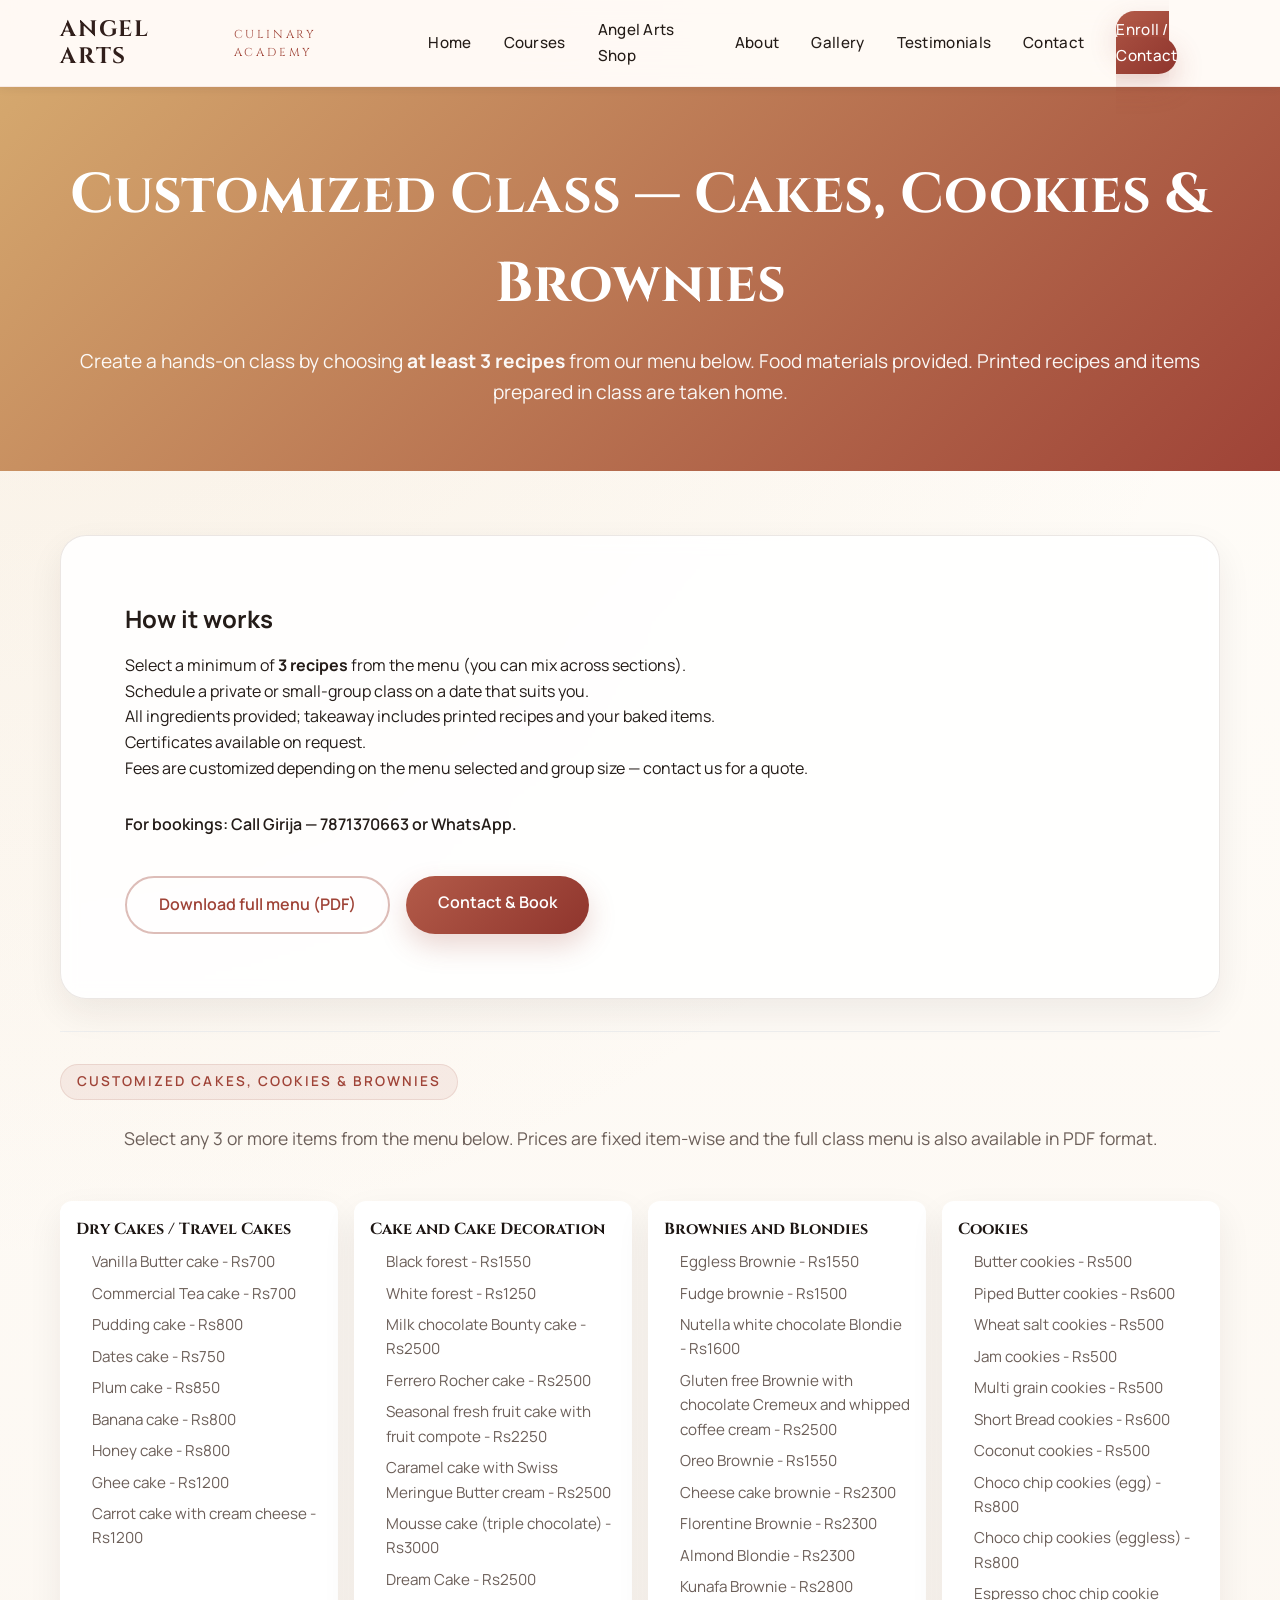
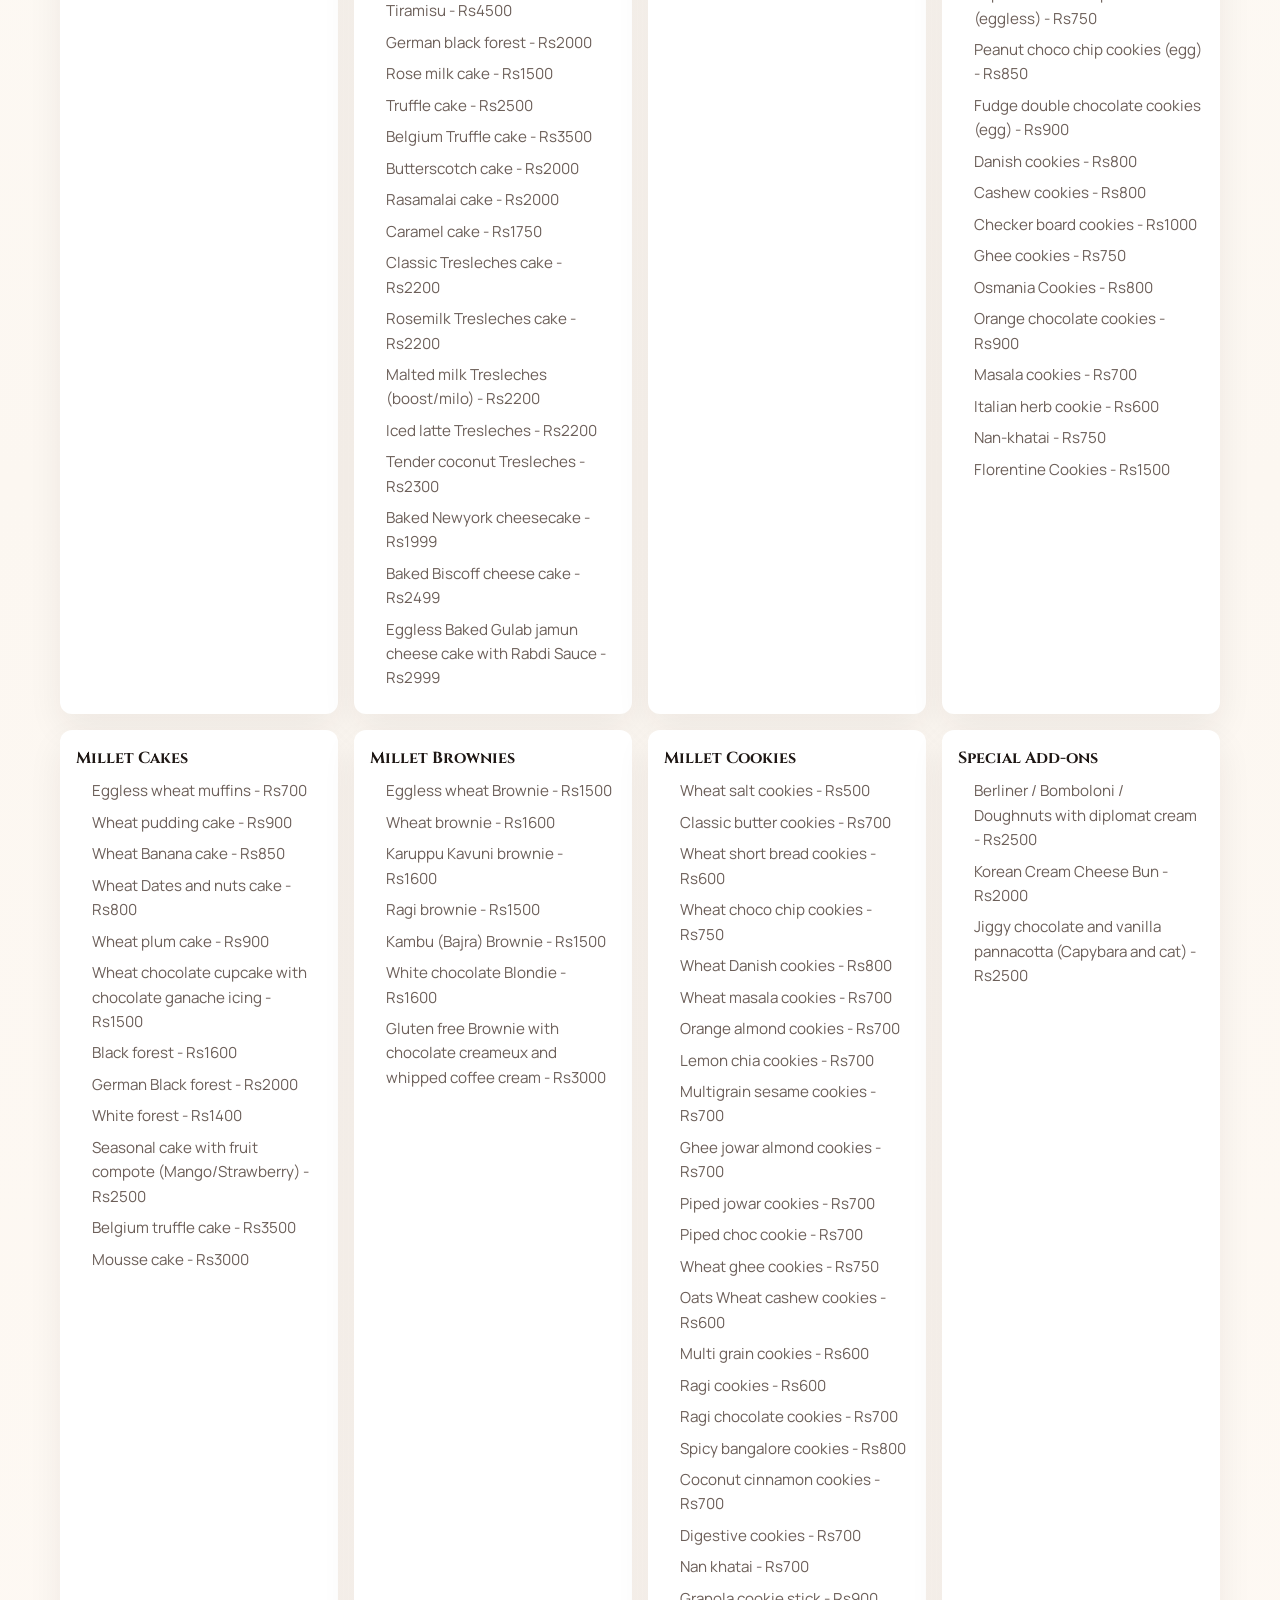
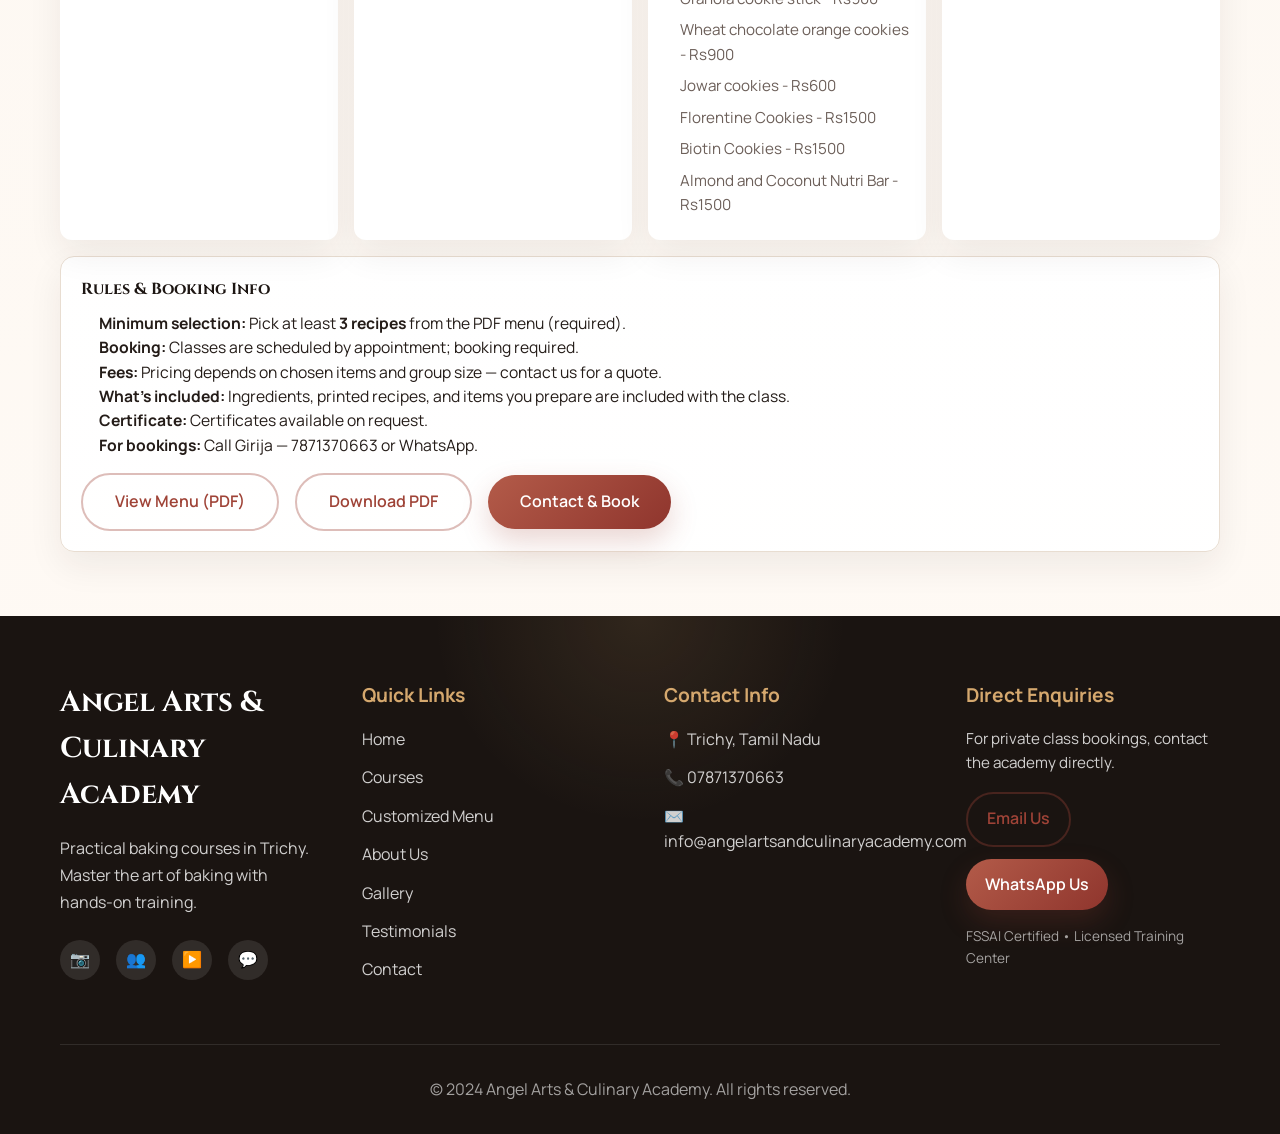
<file: customized-class.html>
<!DOCTYPE html>
<html lang="en">
<head>
    <meta charset="UTF-8">
    <meta name="viewport" content="width=device-width, initial-scale=1.0">
    <meta name="description" content="Customized Classes — select 3+ recipes from our cakes, cookies and brownies menu to build your own hands-on class.">
    <title>Customized Class — Angel Arts & Culinary Academy</title>
    <link rel="stylesheet" href="css/styles.css">
    <link rel="preconnect" href="https://fonts.googleapis.com">
    <link rel="preconnect" href="https://fonts.gstatic.com" crossorigin>
    <link href="https://fonts.googleapis.com/css2?family=Playfair+Display:wght@400;600;700&family=Inter:wght@300;400;500;600&display=swap" rel="stylesheet">
</head>
<body>
    <!-- Sticky Navigation -->
    <nav class="navbar" id="navbar">
        <div class="container">
            <div class="nav-wrapper">
                <a href="index.html" class="logo">
                    <span class="logo-text">Angel Arts</span>
                    <span class="logo-subtitle">Culinary Academy</span>
                </a>
                <button class="mobile-menu-toggle" id="mobileMenuToggle" aria-label="Toggle menu">
                    <span></span>
                    <span></span>
                    <span></span>
                </button>
                <ul class="nav-menu" id="navMenu">
                    <li><a href="index.html">Home</a></li>
                    <li><a href="courses.html">Courses</a></li>
                    <li><a href="shop/index.html">Angel Arts Shop</a></li>
                    <li><a href="about.html">About</a></li>
                    <li><a href="gallery.html">Gallery</a></li>
                    <li><a href="testimonials.html">Testimonials</a></li>
                    <li><a href="contact.html">Contact</a></li>
                    <li><a href="contact.html" class="btn-nav-cta">Enroll / Contact</a></li>
                </ul>
            </div>
        </div>
    </nav>

    <section class="page-header">
        <div class="container">
            <h1>Customized Class — Cakes, Cookies & Brownies</h1>
            <p>Create a hands-on class by choosing <strong>at least 3 recipes</strong> from our menu below. Food materials provided. Printed recipes and items prepared in class are taken home.</p>
        </div>
    </section>

    <section class="courses-section">
        <div class="container">
            <div class="course-card course-card-customized" style="padding:2rem;">
                <div class="course-content">
                    <h2>How it works</h2>
                    <ul>
                        <li>Select a minimum of <strong>3 recipes</strong> from the menu (you can mix across sections).</li>
                        <li>Schedule a private or small-group class on a date that suits you.</li>
                        <li>All ingredients provided; takeaway includes printed recipes and your baked items.</li>
                        <li>Certificates available on request.</li>
                        <li>Fees are customized depending on the menu selected and group size — contact us for a quote.</li>
                    </ul>

                    <p style="margin-top:1rem; font-weight:600;">For bookings: Call Girija — <a href="tel:07871370663">7871370663</a> or <a href="https://wa.me/917871370663" target="_blank" rel="noopener">WhatsApp</a>.</p>

                    <div style="margin-top:1.5rem; display:flex; gap:1rem; flex-wrap:wrap;">
                        <a href="pdfs/Angel_Arts_Customized_Class_Price_List.pdf" download class="btn btn-outline">Download full menu (PDF)</a>
                        <a href="contact.html" class="btn btn-primary">Contact & Book</a>
                    </div>
                </div>
            </div>

            <hr style="margin:2rem 0; border:none; height:1px; background:#eee;">

            <h3 class="section-label">CUSTOMIZED CAKES, COOKIES & BROWNIES</h3>
            <p class="section-subtitle" style="margin-top:0.5rem;">Select any 3 or more items from the menu below. Prices are fixed item-wise and the full class menu is also available in PDF format.</p>

            <div class="custom-sections-grid">
                <div class="benefit-card">
                    <h4>Dry Cakes / Travel Cakes</h4>
                    <ul class="custom-menu">
                        <li>Vanilla Butter cake - Rs700</li>
                        <li>Commercial Tea cake - Rs700</li>
                        <li>Pudding cake - Rs800</li>
                        <li>Dates cake - Rs750</li>
                        <li>Plum cake - Rs850</li>
                        <li>Banana cake - Rs800</li>
                        <li>Honey cake - Rs800</li>
                        <li>Ghee cake - Rs1200</li>
                        <li>Carrot cake with cream cheese - Rs1200</li>
                    </ul>
                </div>

                <div class="benefit-card">
                    <h4>Cake and Cake Decoration</h4>
                    <ul class="custom-menu">
                        <li>Black forest - Rs1550</li>
                        <li>White forest - Rs1250</li>
                        <li>Milk chocolate Bounty cake - Rs2500</li>
                        <li>Ferrero Rocher cake - Rs2500</li>
                        <li>Seasonal fresh fruit cake with fruit compote - Rs2250</li>
                        <li>Caramel cake with Swiss Meringue Butter cream - Rs2500</li>
                        <li>Mousse cake (triple chocolate) - Rs3000</li>
                        <li>Dream Cake - Rs2500</li>
                        <li>Tiramisu - Rs4500</li>
                        <li>German black forest - Rs2000</li>
                        <li>Rose milk cake - Rs1500</li>
                        <li>Truffle cake - Rs2500</li>
                        <li>Belgium Truffle cake - Rs3500</li>
                        <li>Butterscotch cake - Rs2000</li>
                        <li>Rasamalai cake - Rs2000</li>
                        <li>Caramel cake - Rs1750</li>
                        <li>Classic Tresleches cake - Rs2200</li>
                        <li>Rosemilk Tresleches cake - Rs2200</li>
                        <li>Malted milk Tresleches (boost/milo) - Rs2200</li>
                        <li>Iced latte Tresleches - Rs2200</li>
                        <li>Tender coconut Tresleches - Rs2300</li>
                        <li>Baked Newyork cheesecake - Rs1999</li>
                        <li>Baked Biscoff cheese cake - Rs2499</li>
                        <li>Eggless Baked Gulab jamun cheese cake with Rabdi Sauce - Rs2999</li>
                    </ul>
                </div>

                <div class="benefit-card">
                    <h4>Brownies and Blondies</h4>
                    <ul class="custom-menu">
                        <li>Eggless Brownie - Rs1550</li>
                        <li>Fudge brownie - Rs1500</li>
                        <li>Nutella white chocolate Blondie - Rs1600</li>
                        <li>Gluten free Brownie with chocolate Cremeux and whipped coffee cream - Rs2500</li>
                        <li>Oreo Brownie - Rs1550</li>
                        <li>Cheese cake brownie - Rs2300</li>
                        <li>Florentine Brownie - Rs2300</li>
                        <li>Almond Blondie - Rs2300</li>
                        <li>Kunafa Brownie - Rs2800</li>
                    </ul>
                </div>

                <div class="benefit-card">
                    <h4>Cookies</h4>
                    <ul class="custom-menu">
                        <li>Butter cookies - Rs500</li>
                        <li>Piped Butter cookies - Rs600</li>
                        <li>Wheat salt cookies - Rs500</li>
                        <li>Jam cookies - Rs500</li>
                        <li>Multi grain cookies - Rs500</li>
                        <li>Short Bread cookies - Rs600</li>
                        <li>Coconut cookies - Rs500</li>
                        <li>Choco chip cookies (egg) - Rs800</li>
                        <li>Choco chip cookies (eggless) - Rs800</li>
                        <li>Espresso choc chip cookie (eggless) - Rs750</li>
                        <li>Peanut choco chip cookies (egg) - Rs850</li>
                        <li>Fudge double chocolate cookies (egg) - Rs900</li>
                        <li>Danish cookies - Rs800</li>
                        <li>Cashew cookies - Rs800</li>
                        <li>Checker board cookies - Rs1000</li>
                        <li>Ghee cookies - Rs750</li>
                        <li>Osmania Cookies - Rs800</li>
                        <li>Orange chocolate cookies - Rs900</li>
                        <li>Masala cookies - Rs700</li>
                        <li>Italian herb cookie - Rs600</li>
                        <li>Nan-khatai - Rs750</li>
                        <li>Florentine Cookies - Rs1500</li>
                    </ul>
                </div>

                <div class="benefit-card">
                    <h4>Millet Cakes</h4>
                    <ul class="custom-menu">
                        <li>Eggless wheat muffins - Rs700</li>
                        <li>Wheat pudding cake - Rs900</li>
                        <li>Wheat Banana cake - Rs850</li>
                        <li>Wheat Dates and nuts cake - Rs800</li>
                        <li>Wheat plum cake - Rs900</li>
                        <li>Wheat chocolate cupcake with chocolate ganache icing - Rs1500</li>
                        <li>Black forest - Rs1600</li>
                        <li>German Black forest - Rs2000</li>
                        <li>White forest - Rs1400</li>
                        <li>Seasonal cake with fruit compote (Mango/Strawberry) - Rs2500</li>
                        <li>Belgium truffle cake - Rs3500</li>
                        <li>Mousse cake - Rs3000</li>
                    </ul>
                </div>

                <div class="benefit-card">
                    <h4>Millet Brownies</h4>
                    <ul class="custom-menu">
                        <li>Eggless wheat Brownie - Rs1500</li>
                        <li>Wheat brownie - Rs1600</li>
                        <li>Karuppu Kavuni brownie - Rs1600</li>
                        <li>Ragi brownie - Rs1500</li>
                        <li>Kambu (Bajra) Brownie - Rs1500</li>
                        <li>White chocolate Blondie - Rs1600</li>
                        <li>Gluten free Brownie with chocolate creameux and whipped coffee cream - Rs3000</li>
                    </ul>
                </div>

                <div class="benefit-card">
                    <h4>Millet Cookies</h4>
                    <ul class="custom-menu">
                        <li>Wheat salt cookies - Rs500</li>
                        <li>Classic butter cookies - Rs700</li>
                        <li>Wheat short bread cookies - Rs600</li>
                        <li>Wheat choco chip cookies - Rs750</li>
                        <li>Wheat Danish cookies - Rs800</li>
                        <li>Wheat masala cookies - Rs700</li>
                        <li>Orange almond cookies - Rs700</li>
                        <li>Lemon chia cookies - Rs700</li>
                        <li>Multigrain sesame cookies - Rs700</li>
                        <li>Ghee jowar almond cookies - Rs700</li>
                        <li>Piped jowar cookies - Rs700</li>
                        <li>Piped choc cookie - Rs700</li>
                        <li>Wheat ghee cookies - Rs750</li>
                        <li>Oats Wheat cashew cookies - Rs600</li>
                        <li>Multi grain cookies - Rs600</li>
                        <li>Ragi cookies - Rs600</li>
                        <li>Ragi chocolate cookies - Rs700</li>
                        <li>Spicy bangalore cookies - Rs800</li>
                        <li>Coconut cinnamon cookies - Rs700</li>
                        <li>Digestive cookies - Rs700</li>
                        <li>Nan khatai - Rs700</li>
                        <li>Granola cookie stick - Rs900</li>
                        <li>Wheat chocolate orange cookies - Rs900</li>
                        <li>Jowar cookies - Rs600</li>
                        <li>Florentine Cookies - Rs1500</li>
                        <li>Biotin Cookies - Rs1500</li>
                        <li>Almond and Coconut Nutri Bar - Rs1500</li>
                    </ul>
                </div>

                <div class="benefit-card">
                    <h4>Special Add-ons</h4>
                    <ul class="custom-menu">
                        <li>Berliner / Bomboloni / Doughnuts with diplomat cream - Rs2500</li>
                        <li>Korean Cream Cheese Bun - Rs2000</li>
                        <li>Jiggy chocolate and vanilla pannacotta (Capybara and cat) - Rs2500</li>
                    </ul>
                </div>
            </div>

            <div class="customized-pdf-card" style="margin-top:1rem; display:grid; gap:1rem;">
                <div class="custom-rules">
                    <h4>Rules & Booking Info</h4>
                    <ul>
                        <li><strong>Minimum selection:</strong> Pick at least <strong>3 recipes</strong> from the PDF menu (required).</li>
                        <li><strong>Booking:</strong> Classes are scheduled by appointment; booking required.</li>
                        <li><strong>Fees:</strong> Pricing depends on chosen items and group size — contact us for a quote.</li>
                        <li><strong>What’s included:</strong> Ingredients, printed recipes, and items you prepare are included with the class.</li>
                        <li><strong>Certificate:</strong> Certificates available on request.</li>
                        <li><strong>For bookings:</strong> Call Girija — <a href="tel:07871370663">7871370663</a> or <a href="https://wa.me/917871370663" target="_blank" rel="noopener">WhatsApp</a>.</li>
                    </ul>
                </div>

                <div class="custom-cta" style="display:flex; gap:1rem; flex-wrap:wrap; align-items:center;">
                    <a href="pdfs/Angel_Arts_Customized_Class_Price_List.pdf" target="_blank" rel="noopener" class="btn btn-outline">View Menu (PDF)</a>
                    <a href="pdfs/Angel_Arts_Customized_Class_Price_List.pdf" download class="btn btn-outline">Download PDF</a>
                    <a href="contact.html" class="btn btn-primary">Contact & Book</a>
                </div>
            </div>
        </div>
    </section>

    <!-- Footer -->
    <footer class="footer">
        <div class="container">
            <div class="footer-content">
                <div class="footer-section">
                    <h3 class="footer-logo">Angel Arts & Culinary Academy</h3>
                    <p class="footer-tagline">Practical baking courses in Trichy. Master the art of baking with hands-on training.</p>
                    <div class="social-links">
                        <a href="https://www.instagram.com/angelartsandculinaryacademy?utm_source=qr&igsh=anhyY2FqeThuaDl3" target="_blank" rel="noopener" aria-label="Instagram">
                            <span>📷</span>
                        </a>
                        <a href="https://www.facebook.com/share/1C7Epf16i3/" target="_blank" rel="noopener" aria-label="Facebook">
                            <span>👥</span>
                        </a>
                        <a href="https://www.youtube.com/@AngelArtsandCulinaryAcademy/shorts" target="_blank" rel="noopener" aria-label="YouTube">
                            <span>▶️</span>
                        </a>
                        <a href="https://wa.me/917871370663" target="_blank" rel="noopener" aria-label="WhatsApp">
                            <span>💬</span>
                        </a>
                    </div>
                </div>
                <div class="footer-section">
                    <h4>Quick Links</h4>
                    <ul class="footer-links">
                        <li><a href="index.html">Home</a></li>
                        <li><a href="courses.html">Courses</a></li>
                        <li><a href="customized-class.html">Customized Menu</a></li>
                        <li><a href="about.html">About Us</a></li>
                        <li><a href="gallery.html">Gallery</a></li>
                        <li><a href="testimonials.html">Testimonials</a></li>
                        <li><a href="contact.html">Contact</a></li>
                    </ul>
                </div>
                <div class="footer-section">
                    <h4>Contact Info</h4>
                    <ul class="footer-contact">
                        <li>📍 Trichy, Tamil Nadu</li>
                        <li><a href="tel:07871370663">📞 07871370663</a></li>
                        <li><a href="mailto:info@angelartsandculinaryacademy.com">✉️ info@angelartsandculinaryacademy.com</a></li>
                    </ul>
                </div>
                <div class="footer-section">
                    <h4>Direct Enquiries</h4>
                    <p class="newsletter-text">For private class bookings, contact the academy directly.</p>
                    <div class="footer-contact-actions">
                        <a href="mailto:info@angelartsandculinaryacademy.com" class="btn btn-outline">Email Us</a>
                        <a href="https://wa.me/917871370663" target="_blank" rel="noopener" class="btn btn-primary">WhatsApp Us</a>
                    </div>
                    <p class="footer-legal">FSSAI Certified • Licensed Training Center</p>
                </div>
            </div>
            <div class="footer-bottom">
                <p>&copy; 2024 Angel Arts & Culinary Academy. All rights reserved.</p>
            </div>
        </div>
    </footer>

    <script src="js/site-config.js"></script>
    <script src="js/main.js"></script>
</body>
</html>
</file>
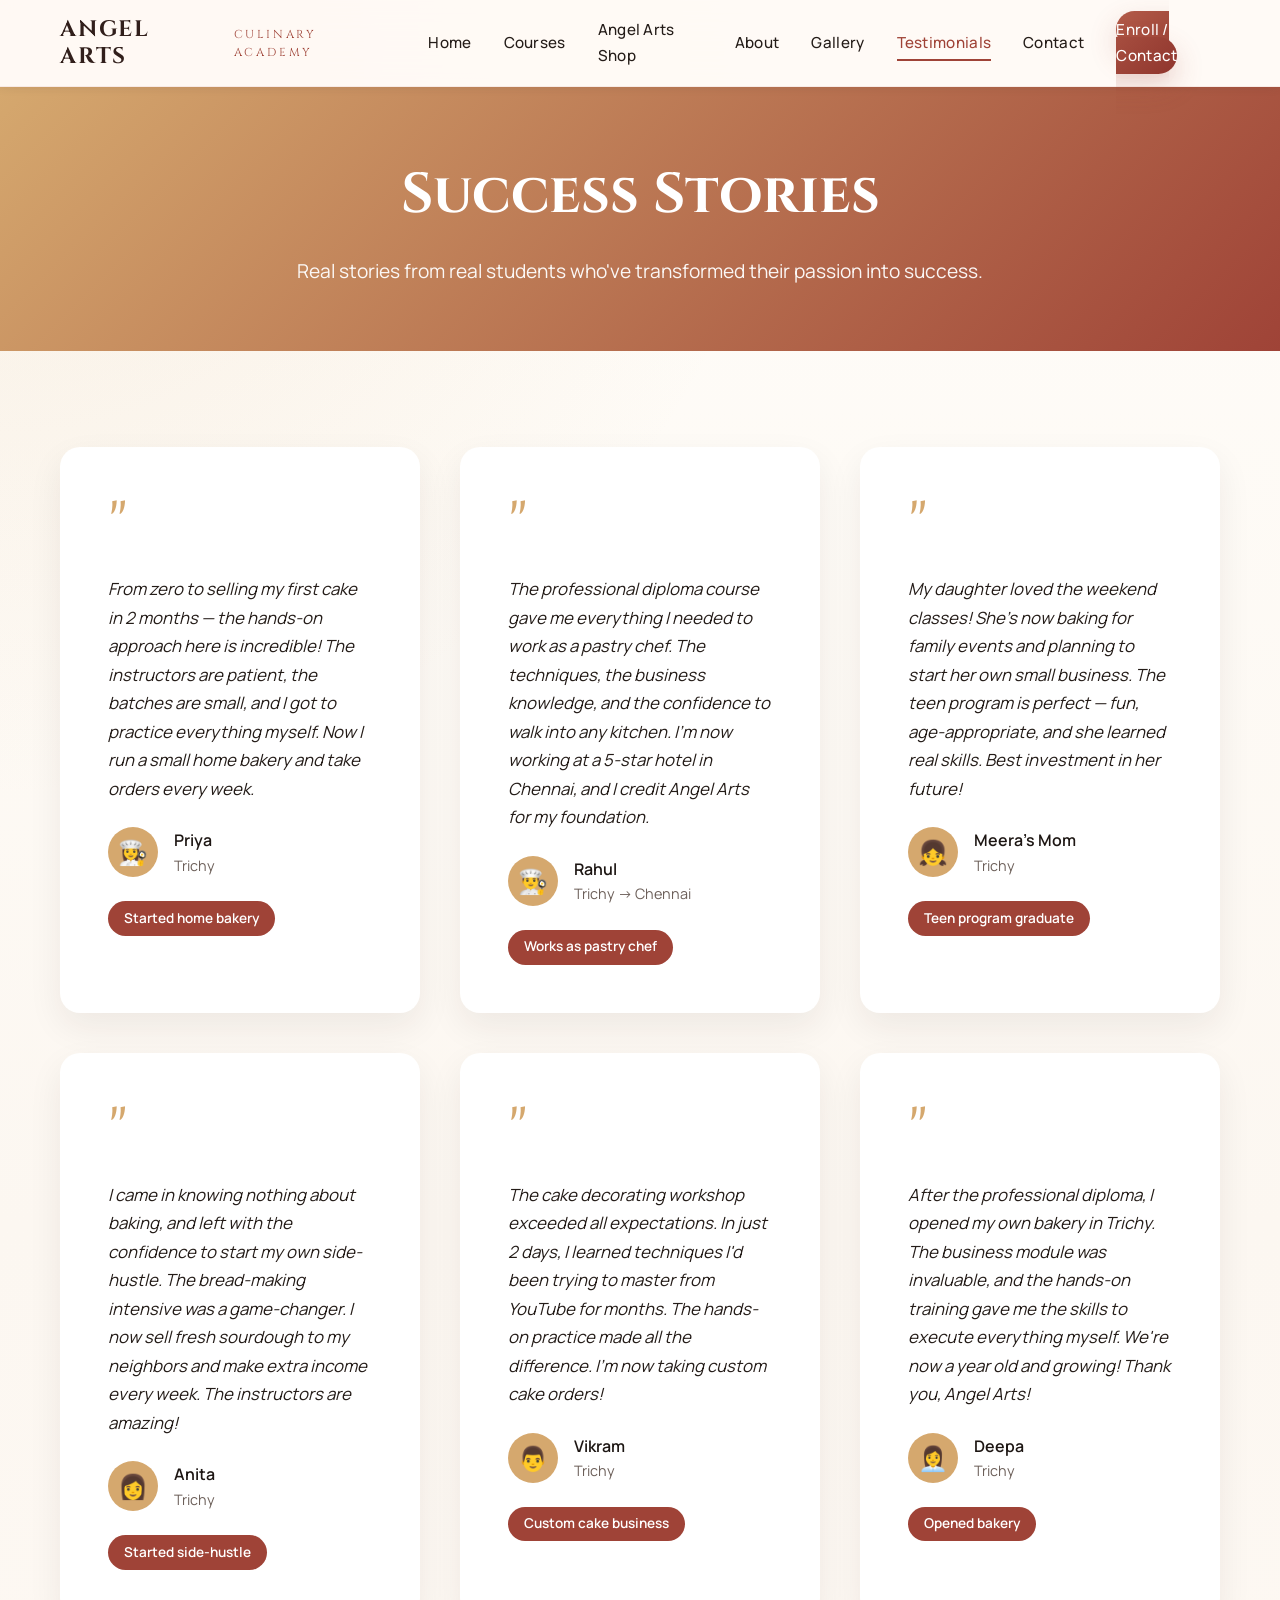
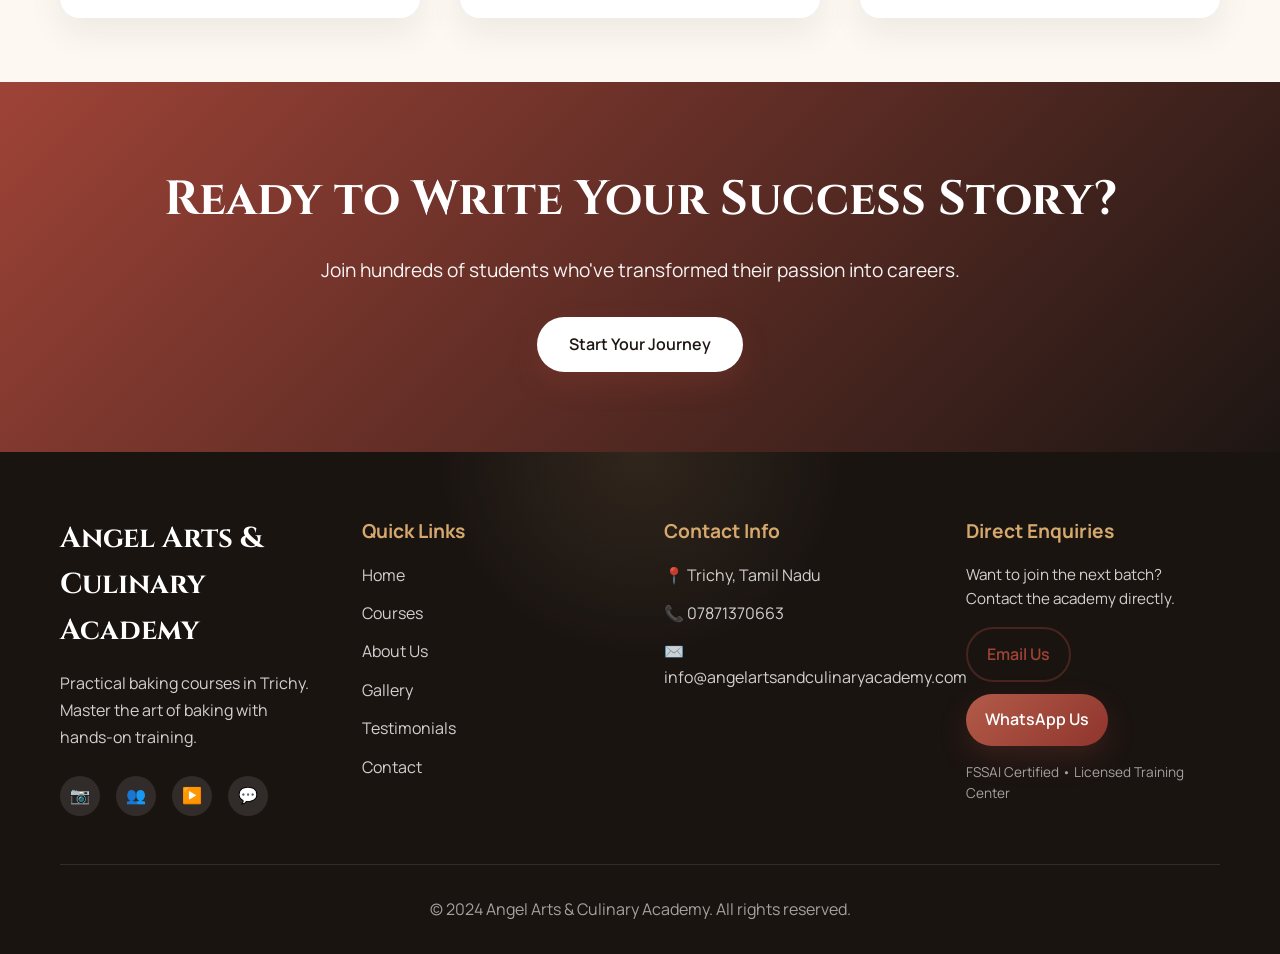
<file: testimonials.html>
<!DOCTYPE html>
<html lang="en">
<head>
    <meta charset="UTF-8">
    <meta name="viewport" content="width=device-width, initial-scale=1.0">
    <meta name="description" content="Read success stories from our students who've started bakeries, become pastry chefs, and transformed their passion into careers.">
    <title>Testimonials — Angel Arts & Culinary Academy</title>
    <link rel="stylesheet" href="css/styles.css">
    <link rel="preconnect" href="https://fonts.googleapis.com">
    <link rel="preconnect" href="https://fonts.gstatic.com" crossorigin>
    <link href="https://fonts.googleapis.com/css2?family=Playfair+Display:wght@400;600;700&family=Inter:wght@300;400;500;600&display=swap" rel="stylesheet">
</head>
<body>
    <!-- Sticky Navigation -->
    <nav class="navbar" id="navbar">
        <div class="container">
            <div class="nav-wrapper">
                <a href="index.html" class="logo">
                    <span class="logo-text">Angel Arts</span>
                    <span class="logo-subtitle">Culinary Academy</span>
                </a>
                <button class="mobile-menu-toggle" id="mobileMenuToggle" aria-label="Toggle menu">
                    <span></span>
                    <span></span>
                    <span></span>
                </button>
                <ul class="nav-menu" id="navMenu">
                    <li><a href="index.html">Home</a></li>
                    <li><a href="courses.html">Courses</a></li>
                    <li><a href="shop/index.html">Angel Arts Shop</a></li>
                    <li><a href="about.html">About</a></li>
                    <li><a href="gallery.html">Gallery</a></li>
                    <li><a href="testimonials.html" class="active">Testimonials</a></li>
                    <li><a href="contact.html">Contact</a></li>
                    <li><a href="contact.html" class="btn-nav-cta">Enroll / Contact</a></li>
                </ul>
            </div>
        </div>
    </nav>

    <!-- Page Header -->
    <section class="page-header">
        <div class="container">
            <h1>Success Stories</h1>
            <p>Real stories from real students who've transformed their passion into success.</p>
        </div>
    </section>

    <!-- Testimonials Grid -->
    <section class="testimonials-full">
        <div class="container">
            <div class="testimonials-grid-full">
                <div class="testimonial-card-full">
                    <div class="testimonial-quote">"</div>
                    <p class="testimonial-text">From zero to selling my first cake in 2 months — the hands-on approach here is incredible! The instructors are patient, the batches are small, and I got to practice everything myself. Now I run a small home bakery and take orders every week.</p>
                    <div class="testimonial-author">
                        <div class="author-avatar">👩‍🍳</div>
                        <div class="author-info">
                            <div class="author-name">Priya</div>
                            <div class="author-location">Trichy</div>
                        </div>
                    </div>
                    <div class="testimonial-badge">Started home bakery</div>
                </div>

                <div class="testimonial-card-full">
                    <div class="testimonial-quote">"</div>
                    <p class="testimonial-text">The professional diploma course gave me everything I needed to work as a pastry chef. The techniques, the business knowledge, and the confidence to walk into any kitchen. I'm now working at a 5-star hotel in Chennai, and I credit Angel Arts for my foundation.</p>
                    <div class="testimonial-author">
                        <div class="author-avatar">👨‍🍳</div>
                        <div class="author-info">
                            <div class="author-name">Rahul</div>
                            <div class="author-location">Trichy → Chennai</div>
                        </div>
                    </div>
                    <div class="testimonial-badge">Works as pastry chef</div>
                </div>

                <div class="testimonial-card-full">
                    <div class="testimonial-quote">"</div>
                    <p class="testimonial-text">My daughter loved the weekend classes! She's now baking for family events and planning to start her own small business. The teen program is perfect — fun, age-appropriate, and she learned real skills. Best investment in her future!</p>
                    <div class="testimonial-author">
                        <div class="author-avatar">👧</div>
                        <div class="author-info">
                            <div class="author-name">Meera's Mom</div>
                            <div class="author-location">Trichy</div>
                        </div>
                    </div>
                    <div class="testimonial-badge">Teen program graduate</div>
                </div>

                <div class="testimonial-card-full">
                    <div class="testimonial-quote">"</div>
                    <p class="testimonial-text">I came in knowing nothing about baking, and left with the confidence to start my own side-hustle. The bread-making intensive was a game-changer. I now sell fresh sourdough to my neighbors and make extra income every week. The instructors are amazing!</p>
                    <div class="testimonial-author">
                        <div class="author-avatar">👩</div>
                        <div class="author-info">
                            <div class="author-name">Anita</div>
                            <div class="author-location">Trichy</div>
                        </div>
                    </div>
                    <div class="testimonial-badge">Started side-hustle</div>
                </div>

                <div class="testimonial-card-full">
                    <div class="testimonial-quote">"</div>
                    <p class="testimonial-text">The cake decorating workshop exceeded all expectations. In just 2 days, I learned techniques I'd been trying to master from YouTube for months. The hands-on practice made all the difference. I'm now taking custom cake orders!</p>
                    <div class="testimonial-author">
                        <div class="author-avatar">👨</div>
                        <div class="author-info">
                            <div class="author-name">Vikram</div>
                            <div class="author-location">Trichy</div>
                        </div>
                    </div>
                    <div class="testimonial-badge">Custom cake business</div>
                </div>

                <div class="testimonial-card-full">
                    <div class="testimonial-quote">"</div>
                    <p class="testimonial-text">After the professional diploma, I opened my own bakery in Trichy. The business module was invaluable, and the hands-on training gave me the skills to execute everything myself. We're now a year old and growing! Thank you, Angel Arts!</p>
                    <div class="testimonial-author">
                        <div class="author-avatar">👩‍💼</div>
                        <div class="author-info">
                            <div class="author-name">Deepa</div>
                            <div class="author-location">Trichy</div>
                        </div>
                    </div>
                    <div class="testimonial-badge">Opened bakery</div>
                </div>
            </div>
        </div>
    </section>

    <!-- CTA Section -->
    <section class="cta-section">
        <div class="container">
            <h2>Ready to Write Your Success Story?</h2>
            <p>Join hundreds of students who've transformed their passion into careers.</p>
            <a href="contact.html" class="btn btn-primary">Start Your Journey</a>
        </div>
    </section>

    <!-- Footer -->
    <footer class="footer">
        <div class="container">
            <div class="footer-content">
                <div class="footer-section">
                    <h3 class="footer-logo">Angel Arts & Culinary Academy</h3>
                    <p class="footer-tagline">Practical baking courses in Trichy. Master the art of baking with hands-on training.</p>
                    <div class="social-links">
                        <a href="https://www.instagram.com/angelartsandculinaryacademy?utm_source=qr&igsh=anhyY2FqeThuaDl3" target="_blank" rel="noopener" aria-label="Instagram">
                            <span>📷</span>
                        </a>
                        <a href="https://www.facebook.com/share/1C7Epf16i3/" target="_blank" rel="noopener" aria-label="Facebook">
                            <span>👥</span>
                        </a>
                        <a href="https://www.youtube.com/@AngelArtsandCulinaryAcademy/shorts" target="_blank" rel="noopener" aria-label="YouTube">
                            <span>▶️</span>
                        </a>
                        <a href="https://wa.me/917871370663" target="_blank" rel="noopener" aria-label="WhatsApp">
                            <span>💬</span>
                        </a>
                    </div>
                </div>
                <div class="footer-section">
                    <h4>Quick Links</h4>
                    <ul class="footer-links">
                        <li><a href="index.html">Home</a></li>
                        <li><a href="courses.html">Courses</a></li>
                        <li><a href="about.html">About Us</a></li>
                        <li><a href="gallery.html">Gallery</a></li>
                        <li><a href="testimonials.html">Testimonials</a></li>
                        <li><a href="contact.html">Contact</a></li>
                    </ul>
                </div>
                <div class="footer-section">
                    <h4>Contact Info</h4>
                    <ul class="footer-contact">
                        <li>📍 Trichy, Tamil Nadu</li>
                        <li><a href="tel:07871370663">📞 07871370663</a></li>
                        <li><a href="mailto:info@angelartsandculinaryacademy.com">✉️ info@angelartsandculinaryacademy.com</a></li>
                    </ul>
                </div>
                <div class="footer-section">
                    <h4>Direct Enquiries</h4>
                    <p class="newsletter-text">Want to join the next batch? Contact the academy directly.</p>
                    <div class="footer-contact-actions">
                        <a href="mailto:info@angelartsandculinaryacademy.com" class="btn btn-outline">Email Us</a>
                        <a href="https://wa.me/917871370663" target="_blank" rel="noopener" class="btn btn-primary">WhatsApp Us</a>
                    </div>
                    <p class="footer-legal">FSSAI Certified • Licensed Training Center</p>
                </div>
            </div>
            <div class="footer-bottom">
                <p>&copy; 2024 Angel Arts & Culinary Academy. All rights reserved.</p>
            </div>
        </div>
    </footer>

    <script src="js/site-config.js"></script>
    <script src="js/main.js"></script>
</body>
</html>
</file>
<file: css/styles.css>
@import url('https://fonts.googleapis.com/css2?family=Cinzel:wght@500;600;700&family=Manrope:wght@400;500;600;700;800&display=swap');

/* ============================================
   Angel Arts & Culinary Academy - Styles
   Warm, appetizing, artisanal design
   ============================================ */

/* CSS Variables - Color Palette */
:root {
    --cream: #fcf7f1;
    --butter-yellow: #d5a86e;
    --bakers-rose: #9f4337;
    --deep-cocoa: #1d1613;
    --brand-ink: #311f1b;
    --brand-muted: #75655f;
    --champagne: #efe1d0;
    --brand-border: rgba(93, 56, 47, 0.12);
    --white: #FFFFFF;
    --text-dark: #241c18;
    --text-light: #6c5f59;
    --border-light: #e8ddd1;
    --shadow-sm: 0 14px 35px rgba(49, 31, 27, 0.07);
    --shadow-md: 0 18px 45px rgba(49, 31, 27, 0.13);
    --shadow-lg: 0 28px 70px rgba(49, 31, 27, 0.18);
    
    /* Typography */
    --font-headline: 'Cinzel', serif;
    --font-body: 'Manrope', sans-serif;
}

/* Reset & Base Styles */
* {
    margin: 0;
    padding: 0;
    box-sizing: border-box;
}

html {
    scroll-behavior: smooth;
}

body {
    font-family: var(--font-body);
    font-size: 16px;
    line-height: 1.6;
    color: var(--text-dark);
    background-color: var(--cream);
    -webkit-font-smoothing: antialiased;
    -moz-osx-font-smoothing: grayscale;
}

img {
    max-width: 100%;
    height: auto;
    display: block;
}

a {
    text-decoration: none;
    color: inherit;
    transition: all 0.3s ease;
}

ul {
    list-style: none;
}

/* Container */
.container {
    max-width: 1200px;
    margin: 0 auto;
    padding: 0 20px;
}

/* ============================================
   Navigation
   ============================================ */
.navbar {
    position: sticky;
    top: 0;
    background: var(--white);
    box-shadow: var(--shadow-sm);
    z-index: 1000;
    padding: 1rem 0;
}

.nav-wrapper {
    display: flex;
    justify-content: space-between;
    align-items: center;
}

.logo {
    display: flex;
    flex-direction: column;
    font-family: var(--font-headline);
    font-weight: 700;
    color: var(--deep-cocoa);
}

.logo-text {
    font-size: 1.5rem;
    line-height: 1.2;
}

.logo-subtitle {
    font-size: 0.75rem;
    font-weight: 400;
    color: var(--bakers-rose);
    margin-top: -2px;
}

.nav-menu {
    display: flex;
    align-items: center;
    gap: 2rem;
}

.nav-menu li a {
    color: var(--text-dark);
    font-weight: 500;
    padding: 0.5rem 0;
    position: relative;
}

.nav-menu li a:hover,
.nav-menu li a.active {
    color: var(--bakers-rose);
}

.nav-menu li a.active::after {
    content: '';
    position: absolute;
    bottom: 0;
    left: 0;
    right: 0;
    height: 2px;
    background: var(--bakers-rose);
}

.btn-nav-cta {
    background: var(--bakers-rose);
    color: var(--white) !important;
    padding: 0.6rem 1.5rem;
    border-radius: 50px;
    font-weight: 600;
}

.btn-nav-cta:hover {
    background: var(--deep-cocoa);
    transform: translateY(-2px);
    box-shadow: var(--shadow-md);
}

.mobile-menu-toggle {
    display: none;
    flex-direction: column;
    gap: 4px;
    background: none;
    border: none;
    cursor: pointer;
    padding: 0.5rem;
}

.mobile-menu-toggle span {
    width: 25px;
    height: 3px;
    background: var(--deep-cocoa);
    border-radius: 2px;
    transition: all 0.3s ease;
}

/* ============================================
   Hero Section
   ============================================ */
.hero {
    position: relative;
    min-height: 90vh;
    display: flex;
    align-items: center;
    justify-content: center;
    overflow: hidden;
    margin-top: 0;
}

.hero-image {
    position: absolute;
    top: 0;
    left: 0;
    width: 100%;
    height: 100%;
    background: linear-gradient(135deg, var(--butter-yellow) 0%, var(--bakers-rose) 100%);
    background-image: url('data:image/svg+xml,<svg xmlns="http://www.w3.org/2000/svg" viewBox="0 0 1200 800"><rect fill="%23F6D29C" width="1200" height="800"/><circle fill="%23D96A6A" opacity="0.1" cx="200" cy="200" r="150"/><circle fill="%23FFF7EE" opacity="0.2" cx="800" cy="400" r="200"/></svg>');
    background-size: cover;
    background-position: center;
}

.hero-overlay {
    position: absolute;
    top: 0;
    left: 0;
    width: 100%;
    height: 100%;
    background: linear-gradient(180deg, rgba(59, 47, 47, 0.3) 0%, rgba(59, 47, 47, 0.6) 100%);
}

.hero-content {
    position: relative;
    z-index: 2;
    text-align: center;
    color: var(--white);
    padding: 4rem 0;
}

.hero-headline {
    font-family: var(--font-headline);
    font-size: clamp(2.5rem, 5vw, 4.5rem);
    font-weight: 700;
    line-height: 1.2;
    margin-bottom: 1.5rem;
    text-shadow: 2px 2px 8px rgba(59, 47, 47, 0.3);
}

.hero-subhead {
    font-size: clamp(1.1rem, 2vw, 1.5rem);
    margin-bottom: 2.5rem;
    max-width: 700px;
    margin-left: auto;
    margin-right: auto;
    opacity: 0.95;
}

.hero-ctas {
    display: flex;
    gap: 1rem;
    justify-content: center;
    flex-wrap: wrap;
    margin-bottom: 1rem;
}

.hero-trial-price {
    font-size: 1.1rem;
    font-weight: 600;
    margin-top: 1rem;
}

.hero-decoration {
    position: absolute;
    width: 100%;
    height: 100%;
    pointer-events: none;
    z-index: 1;
}

.crumb {
    position: absolute;
    font-size: 2rem;
    opacity: 0.3;
    animation: float 6s ease-in-out infinite;
}

.crumb-1 {
    top: 20%;
    left: 10%;
    animation-delay: 0s;
}

.crumb-2 {
    top: 60%;
    right: 15%;
    animation-delay: 2s;
}

.crumb-3 {
    bottom: 20%;
    left: 20%;
    animation-delay: 4s;
}

@keyframes float {
    0%, 100% { transform: translateY(0) rotate(0deg); }
    50% { transform: translateY(-20px) rotate(10deg); }
}

/* ============================================
   Buttons
   ============================================ */
.btn {
    display: inline-block;
    padding: 0.9rem 2rem;
    border-radius: 50px;
    font-weight: 600;
    font-size: 1rem;
    text-align: center;
    cursor: pointer;
    border: none;
    transition: all 0.3s ease;
    font-family: var(--font-body);
}

.btn-primary {
    background: var(--bakers-rose);
    color: var(--white);
}

.btn-primary:hover {
    background: var(--deep-cocoa);
    transform: translateY(-2px);
    box-shadow: var(--shadow-md);
}

.btn-secondary {
    background: var(--white);
    color: var(--deep-cocoa);
}

.btn-secondary:hover {
    background: var(--butter-yellow);
    transform: translateY(-2px);
    box-shadow: var(--shadow-md);
}

.btn-outline {
    background: transparent;
    color: var(--bakers-rose);
    border: 2px solid var(--bakers-rose);
}

.btn-outline:hover {
    background: var(--bakers-rose);
    color: var(--white);
}

.btn-block {
    width: 100%;
}

/* ============================================
   Sections
   ============================================ */
section {
    padding: 5rem 0;
}

.section-title {
    font-family: var(--font-headline);
    font-size: clamp(2rem, 4vw, 3rem);
    text-align: center;
    color: var(--deep-cocoa);
    margin-bottom: 3rem;
}

.section-label {
    display: inline-block;
    background: var(--butter-yellow);
    color: var(--deep-cocoa);
    padding: 0.4rem 1rem;
    border-radius: 20px;
    font-size: 0.85rem;
    font-weight: 600;
    margin-bottom: 1rem;
}

.section-cta {
    text-align: center;
    margin-top: 3rem;
}

/* ============================================
   Benefits Section
   ============================================ */
.benefits-grid {
    display: grid;
    grid-template-columns: repeat(auto-fit, minmax(280px, 1fr));
    gap: 2rem;
    margin-top: 3rem;
}

.benefit-card {
    background: var(--white);
    padding: 2.5rem;
    border-radius: 20px;
    text-align: center;
    box-shadow: var(--shadow-sm);
    transition: all 0.3s ease;
}

.benefit-card:hover {
    transform: translateY(-8px);
    box-shadow: var(--shadow-md);
}

.benefit-icon {
    font-size: 3rem;
    margin-bottom: 1rem;
}

.benefit-card h3 {
    font-family: var(--font-headline);
    font-size: 1.5rem;
    color: var(--deep-cocoa);
    margin-bottom: 1rem;
}

.benefit-card p {
    color: var(--text-light);
    line-height: 1.7;
}

/* ============================================
   Featured Course
   ============================================ */
.featured-course {
    background: linear-gradient(135deg, var(--white) 0%, var(--cream) 100%);
}

.featured-course-content {
    display: grid;
    grid-template-columns: 1fr 1fr;
    gap: 3rem;
    align-items: center;
}

.featured-course-text h2 {
    font-family: var(--font-headline);
    font-size: clamp(2rem, 4vw, 2.8rem);
    color: var(--deep-cocoa);
    margin-bottom: 1rem;
}

.course-description {
    font-size: 1.1rem;
    color: var(--text-light);
    margin-bottom: 1.5rem;
    line-height: 1.8;
}

.course-details {
    display: flex;
    gap: 2rem;
    margin-bottom: 2rem;
    flex-wrap: wrap;
}

.detail-item {
    display: flex;
    flex-direction: column;
    gap: 0.3rem;
}

.detail-label {
    font-size: 0.9rem;
    color: var(--text-light);
    font-weight: 500;
}

.detail-value {
    font-size: 1.2rem;
    font-weight: 600;
    color: var(--deep-cocoa);
}

.course-image-placeholder,
.gallery-image-placeholder {
    background: linear-gradient(135deg, var(--butter-yellow) 0%, var(--bakers-rose) 100%);
    border-radius: 20px;
    padding: 4rem 2rem;
    text-align: center;
    color: var(--white);
    font-size: 1.2rem;
    font-weight: 600;
    min-height: 300px;
    display: flex;
    align-items: center;
    justify-content: center;
    box-shadow: var(--shadow-md);
}

.featured-course-image {
    position: relative;
}

/* ============================================
   Testimonials
   ============================================ */
.testimonials-grid {
    display: grid;
    grid-template-columns: repeat(auto-fit, minmax(300px, 1fr));
    gap: 2rem;
    margin-top: 3rem;
}

.testimonial-card {
    background: var(--white);
    padding: 2.5rem;
    border-radius: 20px;
    box-shadow: var(--shadow-sm);
    position: relative;
    transition: all 0.3s ease;
}

.testimonial-card:hover {
    transform: translateY(-5px);
    box-shadow: var(--shadow-md);
}

.testimonial-quote {
    font-size: 4rem;
    font-family: var(--font-headline);
    color: var(--butter-yellow);
    line-height: 1;
    margin-bottom: 1rem;
}

.testimonial-text {
    font-size: 1.05rem;
    color: var(--text-dark);
    line-height: 1.7;
    margin-bottom: 1.5rem;
    font-style: italic;
}

.testimonial-author {
    display: flex;
    align-items: center;
    gap: 1rem;
    margin-bottom: 1rem;
}

.author-avatar {
    width: 50px;
    height: 50px;
    border-radius: 50%;
    background: var(--butter-yellow);
    display: flex;
    align-items: center;
    justify-content: center;
    font-size: 1.5rem;
}

.author-name {
    font-weight: 600;
    color: var(--deep-cocoa);
}

.author-location {
    font-size: 0.9rem;
    color: var(--text-light);
}

.testimonial-badge {
    display: inline-block;
    background: var(--bakers-rose);
    color: var(--white);
    padding: 0.4rem 1rem;
    border-radius: 20px;
    font-size: 0.85rem;
    font-weight: 600;
    margin-top: 0.5rem;
}

/* ============================================
   Gallery Preview
   ============================================ */
.gallery-grid {
    display: grid;
    grid-template-columns: repeat(auto-fit, minmax(250px, 1fr));
    gap: 1.5rem;
    margin-top: 3rem;
}

.gallery-item {
    border-radius: 15px;
    overflow: hidden;
    box-shadow: var(--shadow-sm);
    transition: all 0.3s ease;
}

.gallery-item:hover {
    transform: translateY(-5px);
    box-shadow: var(--shadow-md);
}

/* ============================================
   Courses Page
   ============================================ */
.page-header {
    background: linear-gradient(135deg, var(--butter-yellow) 0%, var(--bakers-rose) 100%);
    color: var(--white);
    padding: 4rem 0;
    text-align: center;
}

.page-header h1 {
    font-family: var(--font-headline);
    font-size: clamp(2.5rem, 5vw, 3.5rem);
    margin-bottom: 1rem;
}

.page-header p {
    font-size: 1.2rem;
    opacity: 0.95;
}

.course-filters {
    background: var(--white);
    padding: 2rem 0;
    box-shadow: var(--shadow-sm);
}

.filter-buttons {
    display: flex;
    gap: 1rem;
    flex-wrap: wrap;
    justify-content: center;
}

.filter-btn {
    padding: 0.7rem 1.5rem;
    border: 2px solid var(--border-light);
    background: var(--white);
    color: var(--text-dark);
    border-radius: 50px;
    font-weight: 500;
    cursor: pointer;
    transition: all 0.3s ease;
}

.filter-btn:hover,
.filter-btn.active {
    background: var(--bakers-rose);
    color: var(--white);
    border-color: var(--bakers-rose);
}

.courses-section {
    padding: 4rem 0;
    background: #fff;
}

.section-action-row {
    display: flex;
    justify-content: center;
    margin-top: 1.25rem;
}


.courses-grid {
    display: grid;
    grid-template-columns: repeat(auto-fit, minmax(320px, 1fr));
    gap: 2rem;
    margin-top: 2rem;
}


.course-card {
    background: #fff;
    border-radius: 16px;
    overflow: hidden;
    box-shadow: 0 6px 20px rgba(0,0,0,0.06);
    transition: 0.3s ease;
    display: flex;
    flex-direction: column;
}

.course-card:hover {
    transform: translateY(-6px);
    box-shadow: 0 12px 30px rgba(0,0,0,0.12);
}


.course-image {
    position: relative;
    width: 100%;
    aspect-ratio: 1 / 1;
    height: auto;
    overflow: hidden;
    background: #f8f3ec;
}

.course-image-placeholder {
    width: 100%;
    height: 100%;
    background: #f6f6f6;
    display: flex;
    align-items: center;
    justify-content: center;
}
.course-image img {
    width: 100%;
    height: 100%;
    object-fit: contain;
    transform: scale(1);
}

.course-card:hover .course-image img {
    transform: scale(1);
}



.course-badge {
    position: absolute;
    top: 12px;
    left: 12px;
    background: #caa25c;
    color: white;
    padding: 4px 10px;
    font-size: 0.75rem;
    border-radius: 50px;
    font-weight: 600;
}


.course-content {
    padding: 1.5rem;
    display: flex;
    flex-direction: column;
    flex-grow: 1;
}


.course-content h3 {
    font-family: var(--font-headline);
    font-size: 1.8rem;
    color: var(--deep-cocoa);
    margin-bottom: 0.8rem;
}

.course-meta {
    display: flex;
    gap: 1.5rem;
    margin: 1rem 0;
    flex-wrap: wrap;
}

.course-duration,
.course-level {
    font-size: 0.9rem;
    color: var(--text-light);
}

.course-modules {
    margin: 1.5rem 0;
}

.course-modules strong {
    color: var(--deep-cocoa);
    display: block;
    margin-bottom: 0.5rem;
}

.course-modules ul {
    list-style: disc;
    margin-left: 1.5rem;
    color: var(--text-light);
}

.course-modules li {
    margin-bottom: 0.4rem;
}

/* Customized menu grid */
.custom-sections-grid {
    display: grid;
    grid-template-columns: repeat(auto-fit, minmax(220px, 1fr));
    gap: 1rem;
    margin-top: 1rem;
}

.course-card-customized {
    background: linear-gradient(180deg, rgba(255,255,255,0.9), rgba(255,255,255,0.95));
    border-radius: 20px;
}

.custom-intro h3 {
    font-family: var(--font-headline);
    color: var(--deep-cocoa);
    margin-bottom: 0.5rem;
    font-size: 1.15rem;
}

.custom-section {
    background: var(--white);
    padding: 1rem;
    border-radius: 12px;
    box-shadow: var(--shadow-sm);
    transition: all 0.25s ease;
    text-align: left;
}

.custom-section:hover {
    transform: translateY(-6px);
    box-shadow: var(--shadow-md);
}

.custom-section h4 {
    font-family: var(--font-headline);
    color: var(--deep-cocoa);
    font-size: 1rem;
    margin-bottom: 0.5rem;
}

.custom-menu {
    margin: 0;
    padding-left: 1rem;
    color: var(--text-light);
    font-size: 0.95rem;
}

/* Backwards compatibility: style legacy benefit-card inside custom grid to match new look */
.custom-sections-grid .benefit-card {
    background: var(--white);
    padding: 1rem;
    border-radius: 12px;
    box-shadow: var(--shadow-sm);
    transition: all 0.25s ease;
    text-align: left;
}

.custom-sections-grid .benefit-card h4 {
    font-family: var(--font-headline);
    color: var(--deep-cocoa);
    margin-bottom: 0.5rem;
}

.custom-sections-grid .benefit-card ul {
    padding-left: 1rem;
    color: var(--text-light);
    margin: 0;
    font-size: 0.95rem;
}

.custom-menu li {
    margin-bottom: 0.45rem;
}

/* Rules & PDF card for Customized Class */
.customized-pdf-card {
    background: linear-gradient(180deg, rgba(255,255,255,0.98), rgba(255,255,255,0.96));
    padding: 1.25rem;
    border-radius: 14px;
    border: 1px solid var(--border-light);
    box-shadow: var(--shadow-sm);
}

.custom-rules h4 {
    font-family: var(--font-headline);
    color: var(--deep-cocoa);
    margin-bottom: 0.5rem;
}

.custom-rules ul {
    margin: 0;
    padding-left: 1.1rem;
    color: var(--text-dark);
    line-height: 1.55;
    font-size: 0.98rem;
}

.custom-cta .btn {
    min-width: 160px;
}

@media (max-width: 720px) {
    .custom-sections-grid {
        grid-template-columns: 1fr;
    }
    .custom-section {
        padding: 0.8rem;
    }
    .customized-pdf-card {
        padding: 1rem;
    }
} 

.course-prerequisites {
    background: var(--cream);
    padding: 1rem;
    border-radius: 10px;
    margin: 1rem 0;
    font-size: 0.95rem;
    color: var(--text-dark);
}

.course-price {
    font-size: 1.5rem;
    font-weight: 700;
    color: var(--bakers-rose);
    margin: 1.5rem 0;
}

/* ============================================
   About Page
   ============================================ */
.about-story {
    padding: 5rem 0;
}

.story-content {
    display: grid;
    grid-template-columns: 1.2fr 1fr;
    gap: 3rem;
    align-items: center;
}

.story-text h2 {
    font-family: var(--font-headline);
    font-size: 2.5rem;
    color: var(--deep-cocoa);
    margin-bottom: 1.5rem;
}

.story-text p {
    font-size: 1.1rem;
    line-height: 1.8;
    color: var(--text-light);
    margin-bottom: 1.5rem;
}

.story-image-placeholder {
    background: linear-gradient(135deg, var(--butter-yellow) 0%, var(--bakers-rose) 100%);
    border-radius: 20px;
    padding: 4rem 2rem;
    text-align: center;
    color: var(--white);
    font-size: 1.2rem;
    font-weight: 600;
    min-height: 400px;
    display: flex;
    align-items: center;
    justify-content: center;
    box-shadow: var(--shadow-md);
}

.mission-section,
.certifications-section {
    background: var(--white);
    padding: 5rem 0;
}

.mission-grid,
.certifications-grid {
    display: grid;
    grid-template-columns: repeat(auto-fit, minmax(280px, 1fr));
    gap: 2rem;
    margin-top: 3rem;
}

.mission-card,
.cert-card {
    text-align: center;
    padding: 2rem;
}

.mission-icon,
.cert-icon {
    font-size: 3rem;
    margin-bottom: 1rem;
}

.mission-card h3,
.cert-card h3 {
    font-family: var(--font-headline);
    font-size: 1.5rem;
    color: var(--deep-cocoa);
    margin-bottom: 1rem;
}

.facilities-section {
    padding: 5rem 0;
}

.facilities-content {
    display: grid;
    grid-template-columns: 1fr 1fr;
    gap: 3rem;
    align-items: center;
    margin-top: 3rem;
}

.facilities-highlight {
    font-size: 1.3rem;
    font-weight: 600;
    color: var(--bakers-rose);
    margin-bottom: 1.5rem;
    line-height: 1.6;
}

.facilities-list {
    list-style: none;
    margin: 1.5rem 0;
}

.facilities-list li {
    padding: 0.8rem 0;
    font-size: 1.05rem;
    color: var(--text-dark);
    border-bottom: 1px solid var(--border-light);
}

.facilities-image-placeholder {
    background: linear-gradient(135deg, var(--butter-yellow) 0%, var(--bakers-rose) 100%);
    border-radius: 20px;
    padding: 4rem 2rem;
    text-align: center;
    color: var(--white);
    font-size: 1.2rem;
    font-weight: 600;
    min-height: 400px;
    display: flex;
    align-items: center;
    justify-content: center;
    box-shadow: var(--shadow-md);
}

.social-proof-section {
    background: var(--cream);
    padding: 5rem 0;
}

.section-subtitle {
    text-align: center;
    font-size: 1.1rem;
    color: var(--text-light);
    margin-bottom: 3rem;
}

.social-links-large {
    display: grid;
    grid-template-columns: repeat(auto-fit, minmax(250px, 1fr));
    gap: 2rem;
    margin-top: 2rem;
}

.social-link-card {
    background: var(--white);
    padding: 2.5rem;
    border-radius: 20px;
    text-align: center;
    box-shadow: var(--shadow-sm);
    transition: all 0.3s ease;
    display: block;
}

.social-link-card:hover {
    transform: translateY(-8px);
    box-shadow: var(--shadow-md);
}

.social-icon {
    font-size: 3rem;
    display: block;
    margin-bottom: 1rem;
}

.social-link-card h3 {
    font-family: var(--font-headline);
    font-size: 1.5rem;
    color: var(--deep-cocoa);
    margin-bottom: 0.5rem;
}

.social-link-card p {
    color: var(--text-light);
    margin-bottom: 1rem;
}

.social-cta {
    color: var(--bakers-rose);
    font-weight: 600;
}

/* ============================================
   Gallery Page
   ============================================ */
.gallery-full {
    padding: 4rem 0;
}

.gallery-intro {
    text-align: center;
    max-width: 760px;
    margin: 0 auto 2.5rem;
}

.gallery-summary {
    display: flex;
    justify-content: center;
    gap: 0.75rem;
    flex-wrap: wrap;
    margin-top: 1.25rem;
}

.gallery-summary span {
    padding: 0.65rem 1rem;
    border-radius: 999px;
    background: rgba(210, 120, 140, 0.1);
    color: var(--text-dark);
    font-weight: 600;
    border: 1px solid rgba(210, 120, 140, 0.18);
}

.gallery-filters {
    display: flex;
    gap: 1rem;
    justify-content: center;
    flex-wrap: wrap;
    margin-bottom: 3rem;
}

.gallery-filter-btn {
    padding: 0.7rem 1.5rem;
    border: 2px solid var(--border-light);
    background: var(--white);
    color: var(--text-dark);
    border-radius: 50px;
    font-weight: 500;
    cursor: pointer;
    transition: all 0.3s ease;
}

.gallery-filter-btn:hover,
.gallery-filter-btn.active {
    background: var(--bakers-rose);
    color: var(--white);
    border-color: var(--bakers-rose);
}

.gallery-grid-full {
    display: grid;
    grid-template-columns: repeat(auto-fill, minmax(300px, 1fr));
    gap: 1.5rem;
}

.gallery-item-full {
    position: relative;
    border-radius: 15px;
    overflow: hidden;
    cursor: pointer;
    box-shadow: var(--shadow-sm);
    transition: all 0.3s ease;
    opacity: 1;
}

.gallery-item-full:hover {
    transform: translateY(-5px);
    box-shadow: var(--shadow-md);
}
.gallery-item-full img {
    width: 100%;
    height: 100%;
    aspect-ratio: 1 / 1;
    object-fit: cover;
    display: block;
    transition: transform 0.4s ease;
}

.gallery-item-full video {
    width: 100%;
    height: 100%;
    aspect-ratio: 1 / 1;
    object-fit: cover;
    display: block;
    transition: transform 0.4s ease;
}

.gallery-item-full:hover img,
.gallery-item-full:hover video {
    transform: scale(1.05);
}
.gallery-section-title {
    font-family: 'Playfair Display', serif;
    font-size: 1.9rem;
    margin: 3.5rem 0 1.8rem;
    color: var(--text-dark);
    border-left: 5px solid var(--bakers-rose);
    padding-left: 1rem;
}



.gallery-item-full:hover .gallery-overlay {
    opacity: 1;
}

.gallery-overlay {
    position: absolute;
    bottom: 0;
    left: 0;
    right: 0;
    background: linear-gradient(to top, rgba(59, 47, 47, 0.9), transparent);
    padding: 1.5rem;
    color: var(--white);
    opacity: 0;
    transition: opacity 0.3s ease;
}

.gallery-caption {
    font-weight: 600;
    font-size: 1.1rem;
}

/* Lightbox */
.lightbox {
    display: none;
    position: fixed;
    top: 0;
    left: 0;
    width: 100%;
    height: 100%;
    background: rgba(59, 47, 47, 0.95);
    z-index: 2000;
    align-items: center;
    justify-content: center;
}

.lightbox.active {
    display: flex;
}

.lightbox-content {
    position: relative;
    max-width: 90%;
    max-height: 90%;
}

.lightbox-content img {
    max-width: 100%;
    max-height: 80vh;
    border-radius: 10px;
}

.lightbox-content video {
    max-width: 100%;
    max-height: 80vh;
    border-radius: 10px;
    display: none;
}

.lightbox-caption {
    color: var(--white);
    text-align: center;
    margin-top: 1rem;
    font-size: 1.2rem;
}

.lightbox-close,
.lightbox-prev,
.lightbox-next {
    position: absolute;
    background: rgba(255, 255, 255, 0.2);
    color: var(--white);
    border: none;
    font-size: 2rem;
    width: 50px;
    height: 50px;
    border-radius: 50%;
    cursor: pointer;
    transition: all 0.3s ease;
    display: flex;
    align-items: center;
    justify-content: center;
}

.lightbox-close:hover,
.lightbox-prev:hover,
.lightbox-next:hover {
    background: rgba(255, 255, 255, 0.3);
}

.lightbox-close {
    top: 20px;
    right: 20px;
}

.lightbox-prev {
    left: 20px;
    top: 50%;
    transform: translateY(-50%);
}

.lightbox-next {
    right: 20px;
    top: 50%;
    transform: translateY(-50%);
}

/* ============================================
   Testimonials Page
   ============================================ */
.testimonials-full {
    padding: 4rem 0;
}

.testimonials-grid-full {
    display: grid;
    grid-template-columns: repeat(auto-fit, minmax(350px, 1fr));
    gap: 2.5rem;
    margin-top: 2rem;
}

.testimonial-card-full {
    background: var(--white);
    padding: 3rem;
    border-radius: 20px;
    box-shadow: var(--shadow-sm);
    position: relative;
    transition: all 0.3s ease;
}

.testimonial-card-full:hover {
    transform: translateY(-5px);
    box-shadow: var(--shadow-md);
}

/* Reviews preview used on Courses page */
.reviews-grid {
    display: grid;
    grid-template-columns: repeat(auto-fit, minmax(240px, 1fr));
    gap: 1.25rem;
    margin-top: 1.5rem;
}

.review-card {
    background: var(--white);
    padding: 1.5rem;
    border-radius: 12px;
    box-shadow: var(--shadow-sm);
    font-size: 0.98rem;
    color: var(--text-dark);
}

.review-text {
    color: var(--text-light);
    margin-bottom: 0.75rem;
}

.review-author {
    font-weight: 700;
    color: var(--bakers-rose);
    font-size: 0.95rem;
}

/* ============================================
   Contact Page
   ============================================ */
.contact-section {
    padding: 4rem 0;
}

.contact-wrapper {
    display: grid;
    grid-template-columns: 1fr 1.2fr;
    gap: 4rem;
    margin-top: 3rem;
}

.contact-info h2 {
    font-family: var(--font-headline);
    font-size: 2.5rem;
    color: var(--deep-cocoa);
    margin-bottom: 2rem;
}

.contact-details {
    margin-bottom: 3rem;
}

.contact-item {
    display: flex;
    gap: 1.5rem;
    margin-bottom: 2rem;
}

.contact-icon {
    font-size: 2rem;
    flex-shrink: 0;
}

.contact-text h3 {
    font-size: 1.3rem;
    color: var(--deep-cocoa);
    margin-bottom: 0.5rem;
}

.contact-text p {
    color: var(--text-light);
    line-height: 1.7;
}

.contact-text a {
    color: var(--bakers-rose);
    font-weight: 600;
}

.contact-text a:hover {
    text-decoration: underline;
}

.whatsapp-btn {
    display: inline-block;
    background: #25D366;
    color: var(--white);
    padding: 0.6rem 1.2rem;
    border-radius: 50px;
    margin-top: 0.5rem;
    font-weight: 600;
}

.whatsapp-btn:hover {
    background: #20BA5A;
    transform: translateY(-2px);
}

.social-links-contact h3 {
    font-family: var(--font-headline);
    font-size: 1.5rem;
    color: var(--deep-cocoa);
    margin-bottom: 1rem;
}

.social-links-contact .social-links {
    display: flex;
    gap: 1rem;
    flex-wrap: wrap;
}

.social-links-contact .social-links a {
    background: var(--white);
    padding: 0.8rem 1.5rem;
    border-radius: 50px;
    box-shadow: var(--shadow-sm);
    transition: all 0.3s ease;
}

.social-links-contact .social-links a:hover {
    transform: translateY(-3px);
    box-shadow: var(--shadow-md);
}

.contact-form-wrapper h2 {
    font-family: var(--font-headline);
    font-size: 2.5rem;
    color: var(--deep-cocoa);
    margin-bottom: 2rem;
}

/* Forms */
.contact-form,
.enrollment-form {
    background: var(--white);
    padding: 2.5rem;
    border-radius: 20px;
    box-shadow: var(--shadow-sm);
}

.form-group {
    margin-bottom: 1.5rem;
}

.form-action-row {
    display: grid;
    grid-template-columns: repeat(2, minmax(0, 1fr));
    gap: 0.85rem;
}

.form-group label {
    display: block;
    margin-bottom: 0.5rem;
    font-weight: 600;
    color: var(--deep-cocoa);
}

.form-group input,
.form-group select,
.form-group textarea {
    width: 100%;
    padding: 0.9rem;
    border: 2px solid var(--border-light);
    border-radius: 10px;
    font-family: var(--font-body);
    font-size: 1rem;
    transition: all 0.3s ease;
}

.form-group input:focus,
.form-group select:focus,
.form-group textarea:focus {
    outline: none;
    border-color: var(--bakers-rose);
    box-shadow: 0 0 0 3px rgba(217, 106, 106, 0.1);
}

.map-section {
    padding: 4rem 0;
    background: var(--white);
}

.map-section h2 {
    font-family: var(--font-headline);
    font-size: 2.5rem;
    color: var(--deep-cocoa);
    text-align: center;
    margin-bottom: 2rem;
}

.map-wrapper {
    border-radius: 20px;
    overflow: hidden;
    box-shadow: var(--shadow-md);
}

.map-placeholder {
    background: linear-gradient(135deg, var(--butter-yellow) 0%, var(--bakers-rose) 100%);
    padding: 4rem 2rem;
    text-align: center;
    color: var(--white);
    min-height: 450px;
    display: flex;
    flex-direction: column;
    align-items: center;
    justify-content: center;
    font-size: 1.2rem;
}

.map-note {
    font-size: 0.9rem;
    margin-top: 1rem;
    opacity: 0.9;
}

/* ============================================
   CTA Section
   ============================================ */
.cta-section {
    background: linear-gradient(135deg, var(--bakers-rose) 0%, var(--deep-cocoa) 100%);
    color: var(--white);
    text-align: center;
    padding: 5rem 0;
}

.cta-section h2 {
    font-family: var(--font-headline);
    font-size: clamp(2rem, 4vw, 3rem);
    margin-bottom: 1rem;
    color: var(--white);
}

.cta-section p {
    font-size: 1.2rem;
    margin-bottom: 2rem;
    opacity: 0.95;
}

.cta-section .btn {
    background: var(--white);
    color: var(--deep-cocoa);
}

.cta-section .btn:hover {
    background: var(--butter-yellow);
}

/* ============================================
   Footer
   ============================================ */
.footer {
    background: var(--deep-cocoa);
    color: var(--white);
    padding: 4rem 0 2rem;
}

.footer-content {
    display: grid;
    grid-template-columns: repeat(auto-fit, minmax(250px, 1fr));
    gap: 3rem;
    margin-bottom: 3rem;
}

.footer-logo {
    font-family: var(--font-headline);
    font-size: 1.8rem;
    margin-bottom: 1rem;
}

.footer-tagline {
    color: rgba(255, 255, 255, 0.8);
    line-height: 1.7;
    margin-bottom: 1.5rem;
}

.footer-section h4 {
    font-size: 1.2rem;
    margin-bottom: 1rem;
    color: var(--butter-yellow);
}

.footer-links li {
    margin-bottom: 0.8rem;
}

.footer-links a,
.footer-contact a {
    color: rgba(255, 255, 255, 0.8);
    transition: color 0.3s ease;
}

.footer-links a:hover,
.footer-contact a:hover {
    color: var(--butter-yellow);
}

.footer-contact li {
    margin-bottom: 0.8rem;
    color: rgba(255, 255, 255, 0.8);
}

.social-links {
    display: flex;
    gap: 1rem;
    margin-top: 1rem;
}

.social-links a {
    width: 40px;
    height: 40px;
    background: rgba(255, 255, 255, 0.1);
    border-radius: 50%;
    display: flex;
    align-items: center;
    justify-content: center;
    transition: all 0.3s ease;
}

.social-links a:hover {
    background: var(--bakers-rose);
    transform: translateY(-3px);
}

.newsletter-text {
    color: rgba(255, 255, 255, 0.8);
    margin-bottom: 1rem;
    font-size: 0.95rem;
}

.newsletter-form {
    display: flex;
    gap: 0.5rem;
    margin-bottom: 1rem;
}

.footer-contact-actions {
    display: flex;
    flex-wrap: wrap;
    gap: 0.75rem;
    margin-bottom: 1rem;
}

.footer-contact-actions .btn {
    padding: 0.8rem 1.2rem;
}

.newsletter-form input {
    flex: 1;
    padding: 0.8rem;
    border: none;
    border-radius: 50px;
    font-family: var(--font-body);
}

.newsletter-form button {
    padding: 0.8rem 1.5rem;
    white-space: nowrap;
}

.footer-legal {
    font-size: 0.85rem;
    color: rgba(255, 255, 255, 0.6);
    margin-top: 1rem;
}

.footer-bottom {
    text-align: center;
    padding-top: 2rem;
    border-top: 1px solid rgba(255, 255, 255, 0.1);
    color: rgba(255, 255, 255, 0.6);
}

/* ============================================
   Modal
   ============================================ */
.modal {
    display: none;
    position: fixed;
    top: 0;
    left: 0;
    width: 100%;
    height: 100%;
    background: rgba(59, 47, 47, 0.8);
    z-index: 3000;
    align-items: center;
    justify-content: center;
    padding: 2rem;
}

.modal.active {
    display: flex;
}

.modal-content {
    background: var(--white);
    border-radius: 20px;
    padding: 3rem;
    max-width: 500px;
    width: 100%;
    max-height: 90vh;
    overflow-y: auto;
    position: relative;
    box-shadow: var(--shadow-lg);
}

.modal-close {
    position: absolute;
    top: 1rem;
    right: 1rem;
    background: none;
    border: none;
    font-size: 2rem;
    color: var(--text-light);
    cursor: pointer;
    width: 40px;
    height: 40px;
    display: flex;
    align-items: center;
    justify-content: center;
    border-radius: 50%;
    transition: all 0.3s ease;
}

.modal-close:hover {
    background: var(--cream);
    color: var(--deep-cocoa);
}

.modal-content h2 {
    font-family: var(--font-headline);
    font-size: 2rem;
    color: var(--deep-cocoa);
    margin-bottom: 0.5rem;
}

.modal-subtitle {
    color: var(--text-light);
    margin-bottom: 2rem;
}

/* ============================================
   Toast Notification
   ============================================ */
.toast {
    position: fixed;
    bottom: 2rem;
    right: 2rem;
    background: var(--deep-cocoa);
    color: var(--white);
    padding: 1rem 2rem;
    border-radius: 50px;
    box-shadow: var(--shadow-lg);
    z-index: 4000;
    opacity: 0;
    transform: translateY(20px);
    transition: all 0.3s ease;
    max-width: 400px;
}

.toast.active {
    opacity: 1;
    transform: translateY(0);
}

/* ============================================
   2026 Brand Refresh
   ============================================ */
body {
    background:
        radial-gradient(circle at top left, rgba(213, 168, 110, 0.16), transparent 28%),
        linear-gradient(180deg, #fffdf9 0%, var(--cream) 48%, #fffaf5 100%);
}

.navbar {
    background: rgba(255, 250, 245, 0.9);
    backdrop-filter: blur(18px);
    border-bottom: 1px solid rgba(159, 67, 55, 0.08);
    box-shadow: none;
}

.nav-wrapper {
    gap: 2rem;
}

.logo {
    flex-direction: row;
    align-items: center;
    gap: 0.9rem;
}

.logo-lockup {
    display: flex;
    flex-direction: column;
}

.logo-mark {
    width: 56px;
    height: 56px;
    display: inline-flex;
    align-items: center;
    justify-content: center;
    border-radius: 50%;
    background:
        radial-gradient(circle at 30% 30%, rgba(213, 168, 110, 0.3), transparent 35%),
        linear-gradient(135deg, rgba(159, 67, 55, 0.18), rgba(29, 22, 19, 0.08));
    border: 1px solid rgba(159, 67, 55, 0.15);
    color: var(--bakers-rose);
    font-family: var(--font-headline);
    font-size: 1.8rem;
    font-weight: 700;
    box-shadow: inset 0 0 0 1px rgba(255,255,255,0.5);
}

.logo-text {
    font-size: 1.4rem;
    letter-spacing: 0.08em;
    text-transform: uppercase;
    color: var(--brand-ink);
}

.logo-subtitle {
    margin-top: 0.15rem;
    color: var(--bakers-rose);
    font-size: 0.72rem;
    letter-spacing: 0.24em;
    text-transform: uppercase;
}

.nav-menu li a {
    font-size: 0.95rem;
    letter-spacing: 0.02em;
}

.btn-nav-cta,
.btn-primary {
    background: linear-gradient(135deg, #b35b49 0%, #8f352d 100%);
    box-shadow: 0 12px 28px rgba(159, 67, 55, 0.22);
}

.btn-nav-cta:hover,
.btn-primary:hover {
    background: linear-gradient(135deg, #1d1613 0%, #4a2d28 100%);
}

.btn-secondary {
    background: rgba(255,255,255,0.88);
    color: var(--brand-ink);
    border: 1px solid rgba(255,255,255,0.45);
}

.btn-outline {
    border-color: rgba(159, 67, 55, 0.35);
    color: var(--bakers-rose);
}

.section-title {
    letter-spacing: 0.04em;
}

.section-title-left {
    text-align: left;
    max-width: 14ch;
}

.section-label {
    background: rgba(159, 67, 55, 0.08);
    color: var(--bakers-rose);
    border: 1px solid rgba(159, 67, 55, 0.12);
    text-transform: uppercase;
    letter-spacing: 0.15em;
}

.hero.hero-brand {
    min-height: calc(100vh - 88px);
    padding: 6rem 0 4rem;
}

.hero-image-brand {
    background:
        linear-gradient(120deg, rgba(29, 22, 19, 0.76), rgba(29, 22, 19, 0.26)),
        url('../gallery/Cakes/blueweddingcake.jpeg') center/cover no-repeat;
    transform: scale(1.03);
}

.hero-overlay {
    background:
        radial-gradient(circle at top right, rgba(213, 168, 110, 0.35), transparent 28%),
        linear-gradient(90deg, rgba(19, 13, 11, 0.92) 8%, rgba(19, 13, 11, 0.48) 56%, rgba(19, 13, 11, 0.28) 100%);
}

.hero-layout {
    position: relative;
    z-index: 2;
    display: grid;
    grid-template-columns: minmax(0, 1.1fr) minmax(320px, 0.9fr);
    gap: 3rem;
    align-items: center;
}

.hero-copy {
    color: var(--white);
    text-align: left;
}

.hero-kicker {
    display: inline-block;
    margin-bottom: 1rem;
    color: var(--champagne);
    text-transform: uppercase;
    letter-spacing: 0.18em;
    font-size: 0.82rem;
    font-weight: 700;
}

.hero-headline {
    max-width: 11ch;
    margin-bottom: 1.2rem;
    text-shadow: none;
}

.hero-subhead {
    margin-left: 0;
    margin-right: 0;
    max-width: 64ch;
    color: rgba(255, 248, 243, 0.9);
}

.hero-stats {
    display: grid;
    grid-template-columns: repeat(3, minmax(0, 1fr));
    gap: 1rem;
    margin-top: 2rem;
}

.hero-stat {
    padding: 1.1rem 1rem;
    border-radius: 18px;
    background: rgba(255, 255, 255, 0.08);
    border: 1px solid rgba(255, 255, 255, 0.12);
    backdrop-filter: blur(8px);
}

.hero-stat strong {
    display: block;
    font-size: 1rem;
    margin-bottom: 0.35rem;
}

.hero-stat span {
    display: block;
    color: rgba(255, 248, 243, 0.82);
    font-size: 0.92rem;
}

.hero-panel {
    position: relative;
}

.hero-showcase {
    position: relative;
    min-height: 620px;
    padding: 1rem;
}

.hero-showcase img {
    width: 100%;
    height: 100%;
    min-height: 620px;
    object-fit: cover;
    border-radius: 32px;
    box-shadow: var(--shadow-lg);
}

.hero-showcase-card {
    position: absolute;
    bottom: 2rem;
    left: -1rem;
    right: 2rem;
    padding: 1.5rem;
    background: rgba(255, 250, 245, 0.94);
    backdrop-filter: blur(12px);
    border-radius: 24px;
    color: var(--text-dark);
    box-shadow: var(--shadow-md);
}

.hero-showcase-card h2 {
    font-family: var(--font-headline);
    font-size: 1.6rem;
    line-height: 1.3;
    margin-bottom: 0.65rem;
}

.signature-strip {
    padding-top: 0;
    margin-top: -2rem;
    position: relative;
    z-index: 3;
}

.signature-grid {
    display: grid;
    grid-template-columns: repeat(3, minmax(0, 1fr));
    gap: 1.25rem;
}

.signature-item {
    background: rgba(255, 250, 245, 0.92);
    padding: 1.6rem;
    border-radius: 22px;
    border: 1px solid rgba(159, 67, 55, 0.1);
    box-shadow: var(--shadow-sm);
}

.signature-item span,
.path-eyebrow,
.course-tag {
    display: inline-block;
    color: var(--bakers-rose);
    font-size: 0.8rem;
    font-weight: 800;
    text-transform: uppercase;
    letter-spacing: 0.16em;
    margin-bottom: 0.75rem;
}

.signature-item h3,
.path-card h3 {
    font-family: var(--font-headline);
    font-size: 1.3rem;
    margin-bottom: 0.75rem;
    color: var(--brand-ink);
}

.brand-benefits .benefit-card,
.path-card,
.testimonial-card,
.course-card,
.review-card,
.contact-form,
.enrollment-form,
.modal-content {
    background: rgba(255, 255, 255, 0.88);
    border: 1px solid var(--brand-border);
    box-shadow: var(--shadow-sm);
    backdrop-filter: blur(8px);
}

.benefit-card {
    text-align: left;
    border-radius: 24px;
}

.benefit-icon {
    display: inline-flex;
    align-items: center;
    justify-content: center;
    min-width: 92px;
    padding: 0.45rem 0.85rem;
    border-radius: 999px;
    background: rgba(159, 67, 55, 0.08);
    color: var(--bakers-rose);
    font-size: 0.9rem;
    font-weight: 800;
    letter-spacing: 0.12em;
    text-transform: uppercase;
}

.learning-paths {
    background: linear-gradient(180deg, rgba(239, 225, 208, 0.18), transparent);
}

.path-grid {
    display: grid;
    grid-template-columns: repeat(3, minmax(0, 1fr));
    gap: 1.5rem;
}

.path-card {
    padding: 2rem;
    border-radius: 24px;
}

.path-list {
    margin-top: 1rem;
    display: grid;
    gap: 0.75rem;
}

.path-list li,
.feature-list li,
.course-modules li {
    position: relative;
    padding-left: 1.25rem;
    color: var(--text-light);
    line-height: 1.65;
}

.path-list li::before,
.feature-list li::before,
.course-modules li::before {
    content: '';
    position: absolute;
    top: 0.72rem;
    left: 0;
    width: 0.42rem;
    height: 0.42rem;
    border-radius: 50%;
    background: linear-gradient(135deg, var(--butter-yellow), var(--bakers-rose));
}

.featured-course {
    background: transparent;
}

.featured-course-content {
    gap: 4rem;
}

.featured-course-image img {
    width: 100%;
    min-height: 540px;
    object-fit: cover;
    border-radius: 30px;
    box-shadow: var(--shadow-lg);
}

.feature-list {
    display: grid;
    gap: 0.8rem;
    margin: 1.4rem 0 2rem;
}

.course-detail-grid,
.header-pill-row {
    display: grid;
    gap: 1rem;
}

.course-detail-grid {
    grid-template-columns: repeat(3, minmax(0, 1fr));
    margin: 1.5rem 0;
}

.detail-card {
    padding: 1rem;
    border-radius: 18px;
    background: linear-gradient(180deg, rgba(255,255,255,0.95), rgba(248,241,233,0.9));
    border: 1px solid rgba(159, 67, 55, 0.1);
}

.detail-card span {
    display: block;
    font-size: 0.82rem;
    color: var(--text-light);
    text-transform: uppercase;
    letter-spacing: 0.14em;
    margin-bottom: 0.45rem;
}

.detail-card strong {
    font-size: 1rem;
    color: var(--brand-ink);
}

.gallery-grid-rich {
    grid-template-columns: repeat(4, minmax(0, 1fr));
}

.gallery-grid-rich .gallery-item {
    min-height: 320px;
    border-radius: 24px;
}

.gallery-grid-rich .gallery-item img {
    width: 100%;
    height: 100%;
    object-fit: cover;
}

.page-header-luxury {
    background:
        linear-gradient(120deg, rgba(29, 22, 19, 0.85), rgba(29, 22, 19, 0.62)),
        url('../gallery/Desserts/eclair.jpeg') center/cover no-repeat;
    padding: 5.5rem 0 4.5rem;
}

.page-header-luxury h1 {
    max-width: 14ch;
    margin: 0.4rem auto 1rem;
}

.page-header-luxury p {
    max-width: 62ch;
    margin: 0 auto;
}

.header-pill-row {
    grid-template-columns: repeat(3, max-content);
    justify-content: center;
    margin-top: 1.8rem;
}

.header-pill-row span {
    padding: 0.8rem 1rem;
    border-radius: 999px;
    background: rgba(255,255,255,0.12);
    border: 1px solid rgba(255,255,255,0.18);
    color: rgba(255,255,255,0.92);
    font-size: 0.9rem;
}

.course-filters {
    background: transparent;
    box-shadow: none;
}

.filter-buttons {
    padding: 0.5rem;
    border-radius: 999px;
    background: rgba(255,255,255,0.72);
    border: 1px solid var(--brand-border);
    box-shadow: var(--shadow-sm);
}

.filter-btn {
    border-color: transparent;
}

.courses-section {
    background: transparent;
}

.course-section-break {
    height: 1px;
    margin: 3.5rem 0;
    background: linear-gradient(90deg, transparent, rgba(159, 67, 55, 0.25), transparent);
}

.courses-grid {
    align-items: stretch;
}

.course-card {
    border-radius: 26px;
    overflow: hidden;
}

.course-image {
    aspect-ratio: 1 / 1;
    height: auto;
}

.course-image img {
    transform: scale(1);
    transition: transform 0.45s ease;
    object-fit: contain;
}

.course-card:hover .course-image img {
    transform: scale(1);
}

.course-badge {
    top: 16px;
    left: 16px;
    background: linear-gradient(135deg, #c08b4f, #a26432);
    padding: 0.5rem 0.85rem;
    letter-spacing: 0.05em;
}

.course-content {
    padding: 1.6rem;
    gap: 0.9rem;
}

.course-content h3 {
    font-size: 1.55rem;
    line-height: 1.3;
    margin-bottom: 0;
}

.course-description {
    font-size: 1rem;
    margin-bottom: 0;
}

.course-modules {
    margin: 0;
}

.course-modules strong {
    margin-bottom: 0.9rem;
}

.course-modules ul {
    margin-left: 0;
    list-style: none;
}

.course-note {
    padding: 1rem 1.05rem;
    border-radius: 16px;
    background: rgba(159, 67, 55, 0.06);
    color: var(--text-dark);
    font-size: 0.96rem;
    line-height: 1.65;
}

.course-footer {
    margin-top: auto;
    display: flex;
    align-items: flex-end;
    justify-content: space-between;
    gap: 1rem;
    padding-top: 0.4rem;
}

.course-price {
    margin: 0;
    line-height: 1.1;
}

.course-actions {
    display: flex;
    flex-wrap: wrap;
    justify-content: flex-end;
    gap: 0.75rem;
}

.course-actions .btn {
    padding-inline: 1.2rem;
}

.course-card-customized .course-content {
    padding: 2rem;
}

.footer {
    background:
        radial-gradient(circle at top center, rgba(213, 168, 110, 0.12), transparent 25%),
        #1a1411;
}

/* ============================================
   Responsive Design
   ============================================ */
@media (max-width: 768px) {
    .mobile-menu-toggle {
        display: flex;
    }

    .nav-menu {
        position: fixed;
        top: 70px;
        left: -100%;
        width: 100%;
        background: var(--white);
        flex-direction: column;
        padding: 2rem;
        box-shadow: var(--shadow-md);
        transition: left 0.3s ease;
        gap: 0;
    }

    .nav-menu.active {
        left: 0;
    }

    .nav-menu li {
        width: 100%;
        border-bottom: 1px solid var(--border-light);
    }

    .nav-menu li a {
        display: block;
        padding: 1rem 0;
    }

    .hero-headline {
        font-size: 2rem;
    }

    .logo-mark {
        width: 48px;
        height: 48px;
        font-size: 1.5rem;
    }

    .hero-layout,
    .path-grid,
    .signature-grid,
    .course-detail-grid,
    .gallery-grid-rich {
        grid-template-columns: 1fr;
    }

    .hero-copy {
        text-align: center;
    }

    .hero-subhead {
        margin-left: auto;
        margin-right: auto;
    }

    .hero-stats {
        grid-template-columns: 1fr;
    }

    .hero-showcase {
        min-height: auto;
        padding: 0;
    }

    .hero-showcase img {
        min-height: 420px;
    }

    .hero-showcase-card {
        position: static;
        margin: -2rem 1rem 0;
    }

    .signature-strip {
        margin-top: 0;
        padding-top: 1rem;
    }

    .section-title-left {
        text-align: center;
        max-width: none;
    }

    .header-pill-row {
        grid-template-columns: 1fr;
    }

    .filter-buttons {
        border-radius: 24px;
    }

    .course-footer {
        align-items: stretch;
        flex-direction: column;
    }

    .course-actions {
        justify-content: stretch;
    }

    .course-actions .btn {
        width: 100%;
    }

    .hero-subhead {
        font-size: 1rem;
    }

    .hero-ctas {
        flex-direction: column;
        align-items: stretch;
    }

    .hero-ctas .btn {
        width: 100%;
    }

    .benefits-grid,
    .courses-grid,
    .testimonials-grid,
    .gallery-grid {
        grid-template-columns: 1fr;
    }

    .featured-course-content,
    .story-content,
    .facilities-content,
    .contact-wrapper {
        grid-template-columns: 1fr;
    }

    .course-details {
        flex-direction: column;
        gap: 1rem;
    }

    .filter-buttons,
    .gallery-filters {
        justify-content: flex-start;
        overflow-x: auto;
        padding-bottom: 0.5rem;
    }

    .filter-btn,
    .gallery-filter-btn {
        white-space: nowrap;
    }

    .courses-grid {
        grid-template-columns: 1fr;
    }

    .testimonials-grid-full {
        grid-template-columns: 1fr;
    }

    .social-links-large {
        grid-template-columns: 1fr;
    }

    .newsletter-form {
        flex-direction: column;
    }

    .newsletter-form button {
        width: 100%;
    }

    .footer-contact-actions {
        flex-direction: column;
    }

    .footer-contact-actions .btn {
        width: 100%;
    }

    .footer-content {
        grid-template-columns: 1fr;
    }

    .modal-content {
        padding: 2rem 1.5rem;
        margin: 1rem;
    }

    .form-action-row {
        grid-template-columns: 1fr;
    }

    .toast {
        right: 1rem;
        left: 1rem;
        max-width: none;
    }
}

@media (max-width: 480px) {
    .container {
        padding: 0 15px;
    }

    section {
        padding: 3rem 0;
    }

    .hero {
        min-height: 70vh;
    }

    .hero.hero-brand {
        padding-top: 4.5rem;
    }

    .btn {
        padding: 0.8rem 1.5rem;
        font-size: 0.9rem;
    }

    .course-content,
    .testimonial-card,
    .benefit-card {
        padding: 1.5rem;
    }
}

/* Accessibility */
@media (prefers-reduced-motion: reduce) {
    * {
        animation-duration: 0.01ms !important;
        animation-iteration-count: 1 !important;
        transition-duration: 0.01ms !important;
    }
}

/* Print Styles */
@media print {
    .navbar,
    .footer,
    .btn,
    .modal,
    .toast {
        display: none;
    }
}
</file>
